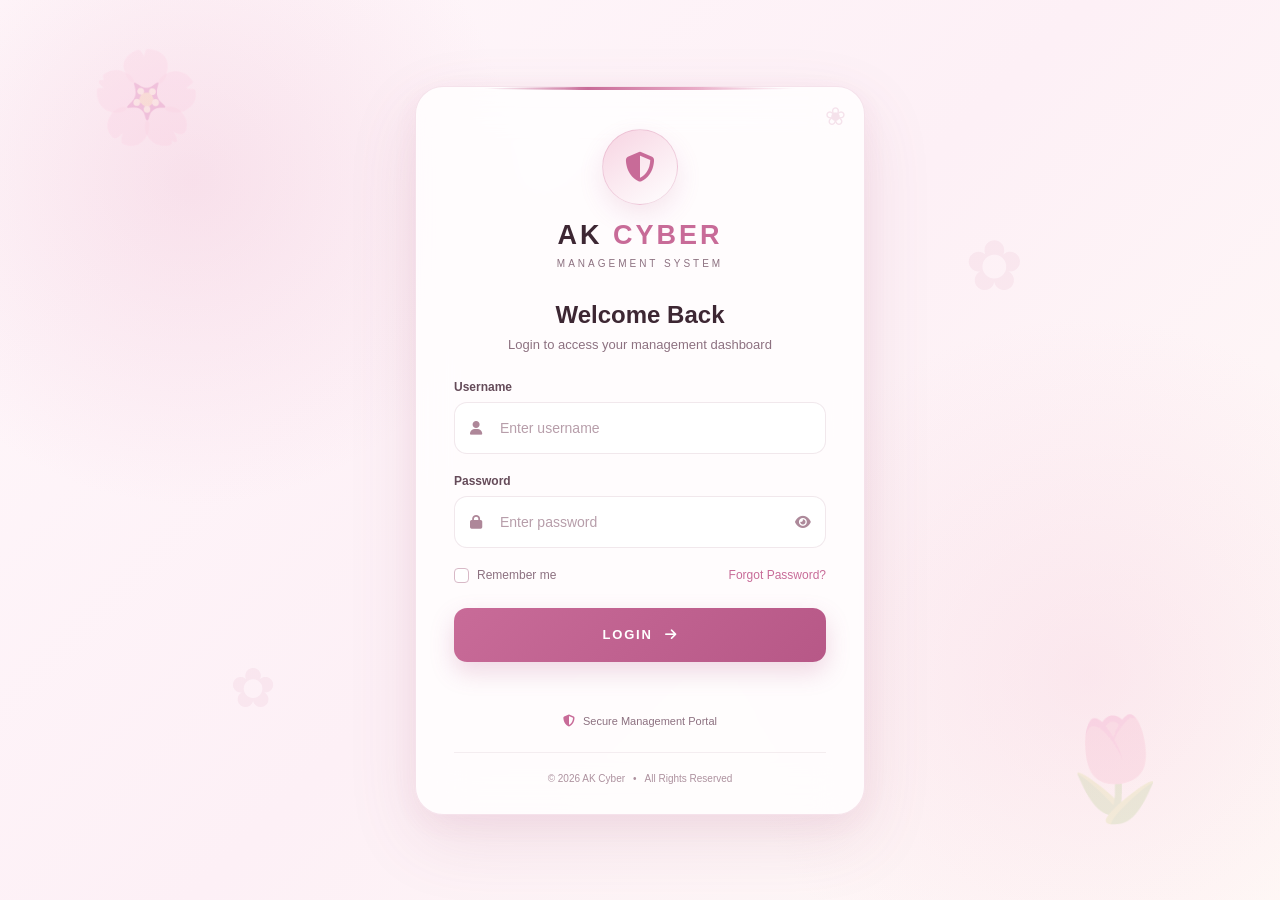
<file: index.html>
<!DOCTYPE html>
<html lang="en">
<head>
    <meta charset="UTF-8">

    <meta name="viewport"
          content="width=device-width, initial-scale=1.0">

    <meta name="theme-color" content="#00ff88">

    <title>AK Cyber Management System</title>

    <!-- Font Awesome -->
    <link rel="stylesheet"
          href="https://cdnjs.cloudflare.com/ajax/libs/font-awesome/6.5.2/css/all.min.css">

    <!-- Main CSS -->
    <link rel="stylesheet" href="style.css">
</head>

<body>

    <!-- ================================
         BACKGROUND
    ================================= -->

    <div class="matrix-bg"></div>

    <!-- ================================
         LOGIN CONTAINER
    ================================= -->

    <main class="login-page">

        <div class="login-card">

            <!-- LOGO -->

            <div class="login-logo">

                <div class="logo-icon">
                    <i class="fa-solid fa-shield-halved"></i>
                </div>

                <h1>AK <span>CYBER</span></h1>

                <p>MANAGEMENT SYSTEM</p>

            </div>


            <!-- LOGIN HEADER -->

            <div class="login-heading">

                <h2>Welcome Back</h2>

                <p>
                    Login to access your management dashboard
                </p>

            </div>


            <!-- LOGIN FORM -->

            <form id="loginForm">

                <!-- USERNAME -->

                <div class="input-group">

                    <label for="username">
                        Username
                    </label>

                    <div class="input-box">

                        <i class="fa-solid fa-user"></i>

                        <input
                            type="text"
                            id="username"
                            name="username"
                            placeholder="Enter username"
                            autocomplete="username"
                            required
                        >

                    </div>

                </div>


                <!-- PASSWORD -->

                <div class="input-group">

                    <label for="password">
                        Password
                    </label>

                    <div class="input-box">

                        <i class="fa-solid fa-lock"></i>

                        <input
                            type="password"
                            id="password"
                            name="password"
                            placeholder="Enter password"
                            autocomplete="current-password"
                            required
                        >

                        <button
                            type="button"
                            id="togglePassword"
                            class="password-toggle"
                            aria-label="Show password"
                        >
                            <i class="fa-solid fa-eye"></i>
                        </button>

                    </div>

                </div>


                <!-- REMEMBER -->

                <div class="login-options">

                    <label class="remember">

                        <input
                            type="checkbox"
                            id="rememberMe"
                        >

                        <span>Remember me</span>

                    </label>

                    <a href="#" id="forgotPassword">
                        Forgot Password?
                    </a>

                </div>


                <!-- LOGIN BUTTON -->

                <button
                    type="submit"
                    class="login-btn"
                    id="loginBtn"
                >

                    <span>LOGIN</span>

                    <i class="fa-solid fa-arrow-right"></i>

                </button>

            </form>


            <!-- STATUS -->

            <div
                id="loginStatus"
                class="login-status"
                aria-live="polite"
            ></div>


            <!-- SECURITY -->

            <div class="security-info">

                <i class="fa-solid fa-shield-halved"></i>

                <span>
                    Secure Management Portal
                </span>

            </div>


            <!-- FOOTER -->

            <div class="login-footer">

                <p>
                    © 2026 AK Cyber
                </p>

                <span>•</span>

                <p>
                    All Rights Reserved
                </p>

            </div>

        </div>

    </main>


    <!-- ================================
         MAIN SCRIPT
    ================================= -->

    <script src="script.js"></script>

</body>
</html>
</file>
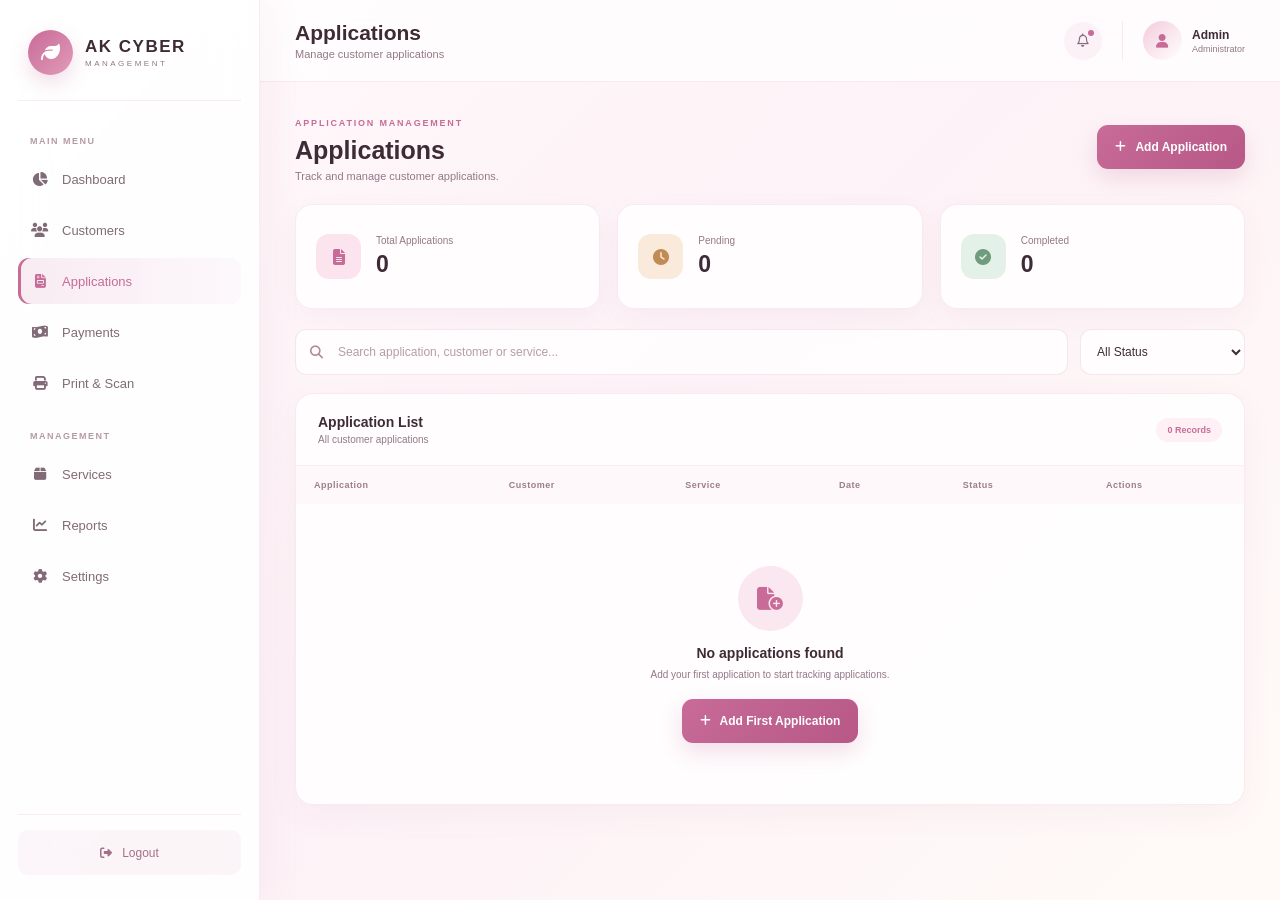
<file: admin/applications.html>
<!DOCTYPE html>
<html lang="en">

<head>

    <meta charset="UTF-8">

    <meta name="viewport"
          content="width=device-width, initial-scale=1.0">

    <meta name="theme-color"
          content="#c86b98">

    <title>AK Cyber Management System | Applications</title>

    <!-- Font Awesome -->
    <link
        rel="stylesheet"
        href="https://cdnjs.cloudflare.com/ajax/libs/font-awesome/6.5.2/css/all.min.css"
    >

    <!-- Dashboard CSS -->
    <link
        rel="stylesheet"
        href="../css/dashboard.css"
    >

    <!-- Applications CSS -->
    <link
        rel="stylesheet"
        href="../css/applications.css"
    >

</head>


<body>


<!-- =====================================================
     SIDEBAR OVERLAY
===================================================== -->

<div
    class="sidebar-overlay"
    id="sidebarOverlay">
</div>


<!-- =====================================================
     SIDEBAR
===================================================== -->

<aside
    class="sidebar"
    id="sidebar">


    <!-- LOGO -->

    <div class="sidebar-logo">

        <div class="sidebar-logo-icon">
            <i class="fa-solid fa-leaf"></i>
        </div>

        <div>
            <h2 data-business-name>
    AK CYBER
</h2>

            <p>
                MANAGEMENT
            </p>
        </div>

    </div>


    <!-- NAVIGATION -->

    <nav class="sidebar-nav">

        <p class="nav-title">
            MAIN MENU
        </p>


        <a
            href="dashboard.html"
            class="nav-item">

            <i class="fa-solid fa-chart-pie"></i>

            <span>
                Dashboard
            </span>

        </a>


        <a
            href="customers.html"
            class="nav-item">

            <i class="fa-solid fa-users"></i>

            <span>
                Customers
            </span>

        </a>


        <a
            href="applications.html"
            class="nav-item active">

            <i class="fa-solid fa-file-invoice"></i>

            <span>
                Applications
            </span>

        </a>


        <a
            href="payments.html"
            class="nav-item">

            <i class="fa-solid fa-money-bill-wave"></i>

            <span>
                Payments
            </span>

        </a>


        <a
            href="print-scan.html"
            class="nav-item">

            <i class="fa-solid fa-print"></i>

            <span>
                Print & Scan
            </span>

        </a>


        <p class="nav-title">
            MANAGEMENT
        </p>


        <a
            href="service.html"
            class="nav-item">

            <i class="fa-solid fa-box"></i>

            <span>
                Services
            </span>

        </a>


        <a
            href="reports.html"
            class="nav-item">

            <i class="fa-solid fa-chart-line"></i>

            <span>
                Reports
            </span>

        </a>


        <a
            href="settings.html"
            class="nav-item">

            <i class="fa-solid fa-gear"></i>

            <span>
                Settings
            </span>

        </a>

    </nav>


    <!-- LOGOUT -->

    <div class="sidebar-bottom">

        <button
            type="button"
            id="logoutBtn"
            class="logout-btn">

            <i class="fa-solid fa-right-from-bracket"></i>

            <span>
                Logout
            </span>

        </button>

    </div>


</aside>


<!-- =====================================================
     MAIN
===================================================== -->

<main class="main-content">


    <!-- TOPBAR -->

    <header class="topbar">

        <button
            type="button"
            id="menuBtn"
            class="menu-btn">

            <i class="fa-solid fa-bars"></i>

        </button>


        <div class="page-title">

            <h1>
                Applications
            </h1>

            <p>
                Manage customer applications
            </p>

        </div>


        <div class="topbar-right">

            <button
                type="button"
                class="icon-btn">

                <i class="fa-regular fa-bell"></i>

                <span class="notification-dot"></span>

            </button>


            <div class="admin-profile">

                <div class="profile-avatar">
                    <i class="fa-solid fa-user"></i>
                </div>

                <div class="profile-info">

                    <strong data-admin-name>
    Admin
</strong>
                    <span>
                        Administrator
                    </span>

                </div>

            </div>

        </div>

    </header>


    <!-- =================================================
         BODY
    ================================================= -->

    <section class="dashboard-body">


        <!-- PAGE HEADER -->

        <div class="application-page-header">

            <div>

                <span class="section-label">
                    APPLICATION MANAGEMENT
                </span>

                <h2>
                    Applications
                </h2>

                <p>
                    Track and manage customer applications.
                </p>

            </div>


            <button
                type="button"
                class="add-application-btn"
                id="addApplicationBtn">

                <i class="fa-solid fa-plus"></i>

                Add Application

            </button>

        </div>


        <!-- =================================================
             STATISTICS
        ================================================= -->

        <div class="application-stats">


            <div class="application-stat-card">

                <div class="application-stat-icon pink">
                    <i class="fa-solid fa-file-lines"></i>
                </div>

                <div>

                    <span>
                        Total Applications
                    </span>

                    <strong id="totalApplications">
                        0
                    </strong>

                </div>

            </div>


            <div class="application-stat-card">

                <div class="application-stat-icon orange">
                    <i class="fa-solid fa-clock"></i>
                </div>

                <div>

                    <span>
                        Pending
                    </span>

                    <strong id="pendingApplications">
                        0
                    </strong>

                </div>

            </div>


            <div class="application-stat-card">

                <div class="application-stat-icon green">
                    <i class="fa-solid fa-circle-check"></i>
                </div>

                <div>

                    <span>
                        Completed
                    </span>

                    <strong id="completedApplications">
                        0
                    </strong>

                </div>

            </div>


        </div>


        <!-- =================================================
             SEARCH / FILTER
        ================================================= -->

        <div class="application-toolbar">


            <div class="application-search">

                <i class="fa-solid fa-magnifying-glass"></i>

                <input
                    type="search"
                    id="applicationSearch"
                    placeholder="Search application, customer or service..."
                    autocomplete="off"
                >

            </div>


            <select
                id="applicationStatusFilter"
                class="application-filter">

                <option value="all">
                    All Status
                </option>

                <option value="Pending">
                    Pending
                </option>

                <option value="Processing">
                    Processing
                </option>

                <option value="Completed">
                    Completed
                </option>

                <option value="Rejected">
                    Rejected
                </option>

            </select>


        </div>


        <!-- =================================================
             APPLICATION TABLE
        ================================================= -->

        <div class="application-table-card">


            <div class="table-header">

                <div>

                    <h3>
                        Application List
                    </h3>

                    <p>
                        All customer applications
                    </p>

                </div>


                <span
                    class="application-record-count"
                    id="applicationRecordCount">

                    0 Records

                </span>

            </div>


            <div class="table-wrapper">

                <table>

                    <thead>

                        <tr>

                            <th>
                                Application
                            </th>

                            <th>
                                Customer
                            </th>

                            <th>
                                Service
                            </th>

                            <th>
                                Date
                            </th>

                            <th>
                                Status
                            </th>

                            <th>
                                Actions
                            </th>

                        </tr>

                    </thead>


                    <tbody id="applicationTableBody"></tbody>

                </table>

            </div>


            <!-- EMPTY STATE -->

            <div
                class="application-empty"
                id="applicationEmpty">

                <div class="empty-application-icon">

                    <i class="fa-solid fa-file-circle-plus"></i>

                </div>

                <h3>
                    No applications found
                </h3>

                <p>
                    Add your first application to
                    start tracking applications.
                </p>

                <button
                    type="button"
                    class="empty-application-btn"
                    id="emptyApplicationBtn">

                    <i class="fa-solid fa-plus"></i>

                    Add First Application

                </button>

            </div>


        </div>


    </section>


</main>


<!-- =====================================================
     APPLICATION MODAL
===================================================== -->

<div
    class="modal-overlay"
    id="applicationModal">


    <div class="application-modal">


        <!-- HEADER -->

        <div class="modal-header">

            <div>

                <span class="modal-label">
                    APPLICATION DETAILS
                </span>

                <h2 id="applicationModalTitle">
                    Add Application
                </h2>

            </div>


            <button
                type="button"
                class="modal-close"
                id="closeApplicationModal">

                <i class="fa-solid fa-xmark"></i>

            </button>

        </div>


        <!-- FORM -->

        <form id="applicationForm">


            <input
                type="hidden"
                id="applicationId"
            >


            <!-- APPLICATION NUMBER -->

            <div class="form-group">

                <label for="applicationNumber">
                    Application Number
                </label>

                <div class="form-input">

                    <i class="fa-solid fa-hashtag"></i>

                    <input
                        type="text"
                        id="applicationNumber"
                        placeholder="Example: APP-1001"
                        required
                    >

                </div>

            </div>


            <!-- CUSTOMER -->

            <div class="form-group">

                <label for="applicationCustomer">
                    Customer Name
                </label>

                <div class="form-input">

                    <i class="fa-solid fa-user"></i>

                    <select
                        id="applicationCustomer"
                        required>

                        <option value="">
                            Select Customer
                        </option>

                    </select>

                </div>

            </div>


            <!-- SERVICE -->

            <div class="form-group">

                <label for="applicationService">
                    Service
                </label>

                <div class="form-input">

                    <i class="fa-solid fa-briefcase"></i>

                    <select
                        id="applicationService"
                        required>

                        <option value="">
                            Select Service
                        </option>

                        <option value="PAN Card">
                            PAN Card
                        </option>

                        <option value="Aadhaar Service">
                            Aadhaar Service
                        </option>

                        <option value="Online Form">
                            Online Form
                        </option>

                        <option value="Banking Service">
                            Banking Service
                        </option>

                        <option value="Government Form">
                            Government Form
                        </option>

                        <option value="Other">
                            Other
                        </option>

                    </select>

                </div>

            </div>


            <!-- DATE -->

            <div class="form-group">

                <label for="applicationDate">
                    Application Date
                </label>

                <div class="form-input">

                    <i class="fa-solid fa-calendar"></i>

                    <input
                        type="date"
                        id="applicationDate"
                        required
                    >

                </div>

            </div>


            <!-- STATUS -->

            <div class="form-group">

                <label for="applicationStatus">
                    Status
                </label>

                <div class="form-input">

                    <i class="fa-solid fa-spinner"></i>

                    <select
                        id="applicationStatus"
                        required>

                        <option value="Pending">
                            Pending
                        </option>

                        <option value="Processing">
                            Processing
                        </option>

                        <option value="Completed">
                            Completed
                        </option>

                        <option value="Rejected">
                            Rejected
                        </option>

                    </select>

                </div>

            </div>


            <!-- REMARKS -->

            <div class="form-group">

                <label for="applicationRemarks">
                    Remarks
                </label>

                <div class="form-input">

                    <i class="fa-solid fa-note-sticky"></i>

                    <textarea
                        id="applicationRemarks"
                        rows="3"
                        placeholder="Add any remarks..."
                    ></textarea>

                </div>

            </div>


            <!-- ACTIONS -->

            <div class="modal-actions">

                <button
                    type="button"
                    class="cancel-btn"
                    id="cancelApplicationModal">

                    Cancel

                </button>


                <button
                    type="submit"
                    class="save-application-btn">

                    <i class="fa-solid fa-check"></i>

                    Save Application

                </button>

            </div>


        </form>


    </div>

</div>


<!-- =====================================================
     JAVASCRIPT
===================================================== -->

<script src="../js/dashboard.js"></script>

<script src="../js/applications.js"></script>

<script src="../js/common.js"></script>
</body>

</html>
</file>
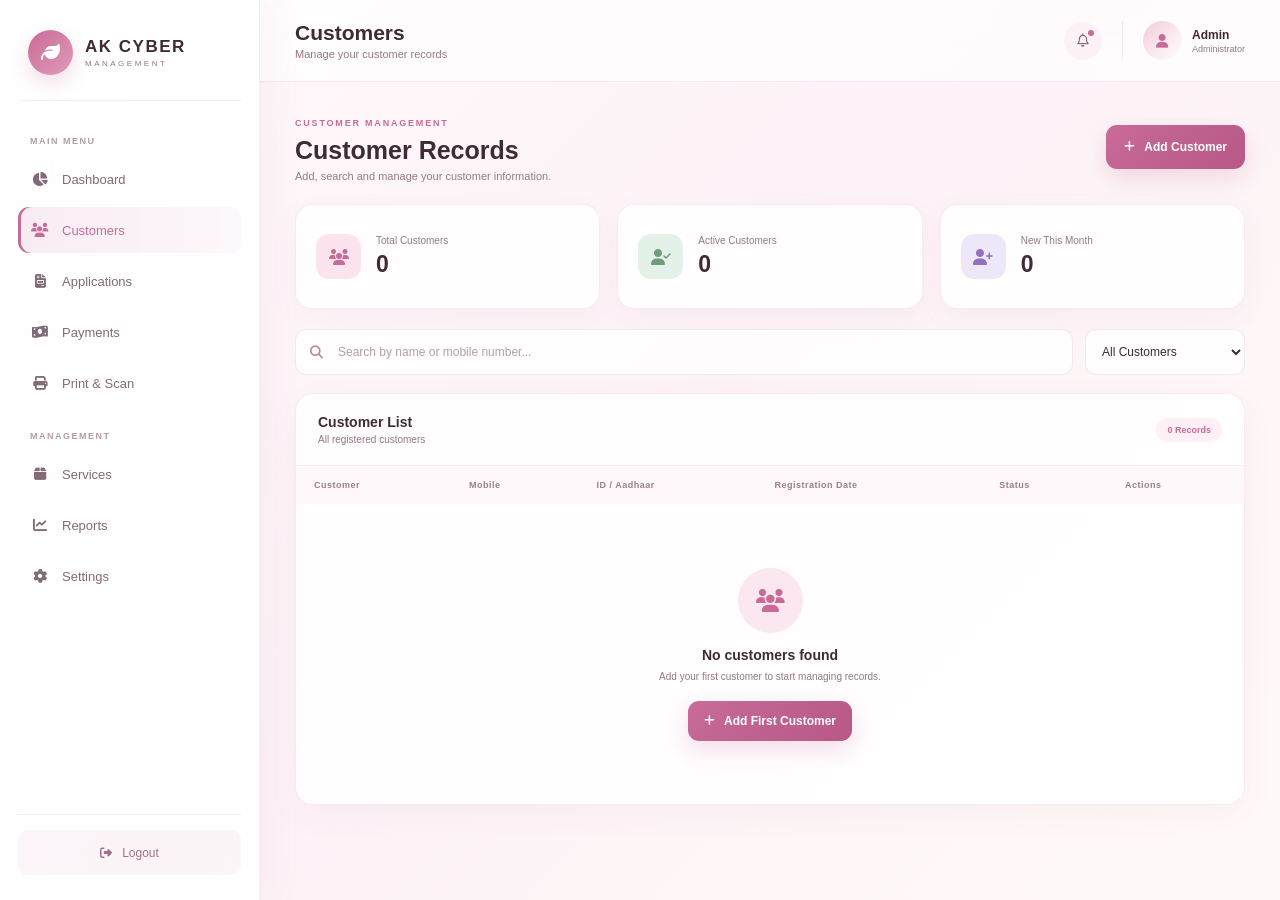
<file: admin/customers.html>
<!DOCTYPE html>
<html lang="en">

<head>

    <meta charset="UTF-8">

    <meta name="viewport"
          content="width=device-width, initial-scale=1.0">

    <meta name="theme-color"
          content="#c86b98">

    <title>
        AK Cyber Management System | Customers
    </title>

    <!-- Font Awesome -->
    <link
        rel="stylesheet"
        href="https://cdnjs.cloudflare.com/ajax/libs/font-awesome/6.5.2/css/all.min.css"
    >

    <!-- Dashboard CSS -->
    <link
        rel="stylesheet"
        href="../css/dashboard.css"
    >

    <!-- Customers CSS -->
    <link
        rel="stylesheet"
        href="../css/customers.css"
    >

</head>


<body>


<!-- =====================================================
     APP
===================================================== -->

<div class="app">


    <!-- =================================================
         SIDEBAR
    ================================================== -->

    <div class="sidebar-overlay" id="sidebarOverlay"></div>

    <aside class="sidebar" id="sidebar">


        <!-- LOGO -->

        <div class="sidebar-logo">

            <div class="sidebar-logo-icon">

                <i class="fa-solid fa-leaf"></i>

            </div>

            <div>

                <h2 data-business-name>
    AK CYBER
</h2>
                <p>
                    MANAGEMENT
                </p>

            </div>

        </div>


        <!-- NAVIGATION -->

        <nav class="sidebar-nav">

            <p class="nav-title">
                MAIN MENU
            </p>


            <a
                href="dashboard.html"
                class="nav-item">

                <i class="fa-solid fa-chart-pie"></i>

                <span>
                    Dashboard
                </span>

            </a>


            <a
                href="customers.html"
                class="nav-item active">

                <i class="fa-solid fa-users"></i>

                <span>
                    Customers
                </span>

            </a>


            <a
                href="applications.html"
                class="nav-item">

                <i class="fa-solid fa-file-invoice"></i>

                <span>
                    Applications
                </span>

            </a>


            <a
                href="payments.html"
                class="nav-item">

                <i class="fa-solid fa-money-bill-wave"></i>

                <span>
                    Payments
                </span>

            </a>


            <a
                href="print-scan.html"
                class="nav-item">

                <i class="fa-solid fa-print"></i>

                <span>
                    Print & Scan
                </span>

            </a>


            <p class="nav-title">
                MANAGEMENT
            </p>


            <a
                href="service.html"
                class="nav-item">

                <i class="fa-solid fa-box"></i>

                <span>
                    Services
                </span>

            </a>


            <a
                href="reports.html"
                class="nav-item">

                <i class="fa-solid fa-chart-line"></i>

                <span>
                    Reports
                </span>

            </a>


            <a
                href="settings.html"
                class="nav-item">

                <i class="fa-solid fa-gear"></i>

                <span>
                    Settings
                </span>

            </a>

        </nav>


        <!-- LOGOUT -->

        <div class="sidebar-bottom">

            <button
                type="button"
                id="logoutBtn"
                class="logout-btn">

                <i class="fa-solid fa-right-from-bracket"></i>

                <span>
                    Logout
                </span>

            </button>

        </div>


    </aside>



    <!-- =================================================
         MAIN
    ================================================== -->

    <main class="main-content">


        <!-- TOPBAR -->

        <header class="topbar">


            <button
                type="button"
                id="menuBtn"
                class="menu-btn">

                <i class="fa-solid fa-bars"></i>

            </button>


            <div class="page-title">

                <h1>
                    Customers
                </h1>

                <p>
                    Manage your customer records
                </p>

            </div>


            <div class="topbar-right">


                <button
                    type="button"
                    class="icon-btn"
                    id="notificationBtn">

                    <i class="fa-regular fa-bell"></i>

                    <span
                        class="notification-dot">
                    </span>

                </button>


                <div class="admin-profile">

                    <div class="profile-avatar">

                        <i class="fa-solid fa-user"></i>

                    </div>

                    <div class="profile-info">

                        <strong data-admin-name>
    Admin
</strong>
                        <span>
                            Administrator
                        </span>

                    </div>

                </div>


            </div>


        </header>



        <!-- =================================================
             CUSTOMER CONTENT
        ================================================== -->

        <section class="dashboard-body">


            <!-- PAGE HEADER -->

            <div class="customer-page-header">

                <div>

                    <span class="section-label">
                        CUSTOMER MANAGEMENT
                    </span>

                    <h2>
                        Customer Records
                    </h2>

                    <p>
                        Add, search and manage your
                        customer information.
                    </p>

                </div>


                <button
                    type="button"
                    class="add-customer-btn"
                    id="addCustomerBtn">

                    <i class="fa-solid fa-plus"></i>

                    <span>
                        Add Customer
                    </span>

                </button>


            </div>



            <!-- =================================================
                 CUSTOMER STATISTICS
            ================================================== -->

            <div class="customer-stats">


                <div class="customer-stat-card">

                    <div class="customer-stat-icon pink">

                        <i class="fa-solid fa-users"></i>

                    </div>

                    <div>

                        <span>
                            Total Customers
                        </span>

                        <strong id="totalCustomers">
                            0
                        </strong>

                    </div>

                </div>


                <div class="customer-stat-card">

                    <div class="customer-stat-icon green">

                        <i class="fa-solid fa-user-check"></i>

                    </div>

                    <div>

                        <span>
                            Active Customers
                        </span>

                        <strong id="activeCustomers">
                            0
                        </strong>

                    </div>

                </div>


                <div class="customer-stat-card">

                    <div class="customer-stat-icon purple">

                        <i class="fa-solid fa-user-plus"></i>

                    </div>

                    <div>

                        <span>
                            New This Month
                        </span>

                        <strong id="monthlyCustomers">
                            0
                        </strong>

                    </div>

                </div>


            </div>



            <!-- =================================================
                 SEARCH
            ================================================== -->

            <div class="customer-toolbar">


                <div class="customer-search">

                    <i class="fa-solid fa-magnifying-glass"></i>

                    <input
                        type="search"
                        id="customerSearch"
                        placeholder="Search by name or mobile number..."
                        autocomplete="off"
                    >

                </div>


                <select
                    id="customerFilter"
                    class="customer-filter">

                    <option value="all">
                        All Customers
                    </option>

                    <option value="today">
                        Added Today
                    </option>

                    <option value="month">
                        This Month
                    </option>

                </select>


            </div>



            <!-- =================================================
                 CUSTOMER TABLE
            ================================================== -->

            <div class="customer-table-card">


                <div class="table-header">

                    <div>

                        <h3>
                            Customer List
                        </h3>

                        <p>
                            All registered customers
                        </p>

                    </div>


                    <span
                        class="record-count"
                        id="recordCount">

                        0 Records

                    </span>


                </div>


                <div class="table-wrapper">

                    <table>

                        <thead>

                            <tr>

                                <th>
                                    Customer
                                </th>

                                <th>
                                    Mobile
                                </th>

                                <th>
                                    ID / Aadhaar
                                </th>

                                <th>
                                    Registration Date
                                </th>

                                <th>
                                    Status
                                </th>

                                <th>
                                    Actions
                                </th>

                            </tr>

                        </thead>


                        <tbody
                            id="customerTableBody">
                        </tbody>


                    </table>

                </div>



                <!-- EMPTY STATE -->

                <div
                    class="customer-empty"
                    id="customerEmpty">

                    <div class="empty-customer-icon">

                        <i class="fa-solid fa-users"></i>

                    </div>


                    <h3>
                        No customers found
                    </h3>


                    <p>
                        Add your first customer to
                        start managing records.
                    </p>


                    <button
                        type="button"
                        class="empty-add-btn"
                        id="emptyAddBtn">

                        <i class="fa-solid fa-plus"></i>

                        Add First Customer

                    </button>


                </div>


            </div>


        </section>


    </main>


</div>



<!-- =====================================================
     CUSTOMER MODAL
====================================================== -->

<div
    class="modal-overlay"
    id="customerModalOverlay"
    aria-hidden="true">


    <div
        class="customer-modal"
        role="dialog"
        aria-modal="true"
        aria-labelledby="modalTitle">


        <!-- MODAL HEADER -->

        <div class="modal-header">


            <div>

                <span class="modal-label">
                    CUSTOMER DETAILS
                </span>


                <h2 id="modalTitle">
                    Add Customer
                </h2>

            </div>


            <button
                type="button"
                class="modal-close"
                id="closeModalBtn"
                aria-label="Close">

                <i class="fa-solid fa-xmark"></i>

            </button>


        </div>



        <!-- CUSTOMER FORM -->

        <form id="customerForm">


            <input
                type="hidden"
                id="customerId"
            >


            <!-- NAME -->

            <div class="form-group">

                <label for="customerName">
                    Full Name
                </label>


                <div class="form-input">

                    <i class="fa-solid fa-user"></i>


                    <input
                        type="text"
                        id="customerName"
                        placeholder="Enter customer name"
                        autocomplete="name"
                        required
                    >

                </div>

            </div>



            <!-- MOBILE -->

            <div class="form-group">

                <label for="customerMobile">
                    Mobile Number
                </label>


                <div class="form-input">

                    <i class="fa-solid fa-phone"></i>


                    <input
                        type="tel"
                        id="customerMobile"
                        placeholder="Enter 10 digit mobile number"
                        maxlength="10"
                        inputmode="numeric"
                        autocomplete="tel"
                        required
                    >

                </div>

            </div>



            <!-- ID -->

            <div class="form-group">

                <label for="customerIdNumber">
                    Aadhaar / ID Number
                </label>


                <div class="form-input">

                    <i class="fa-solid fa-id-card"></i>


                    <input
                        type="text"
                        id="customerIdNumber"
                        placeholder="Enter ID number"
                        maxlength="20"
                        autocomplete="off"
                    >

                </div>

            </div>



            <!-- ADDRESS -->

            <div class="form-group">

                <label for="customerAddress">
                    Address
                </label>


                <div class="form-input textarea-input">

                    <i class="fa-solid fa-location-dot"></i>


                    <textarea
                        id="customerAddress"
                        rows="3"
                        placeholder="Enter customer address"
                        autocomplete="street-address"
                    ></textarea>

                </div>

            </div>



            <!-- FORM ACTIONS -->

            <div class="modal-actions">


                <button
                    type="button"
                    class="cancel-btn"
                    id="cancelModalBtn">

                    Cancel

                </button>


                <button
                    type="submit"
                    class="save-customer-btn">

                    <i class="fa-solid fa-check"></i>

                    Save Customer

                </button>


            </div>


        </form>


    </div>


</div>



<!-- =====================================================
     JAVASCRIPT
====================================================== -->

<script
    src="../js/customers.js"
    defer>
</script>

<script src="../js/common.js"></script>

</body>

</html>
</file>
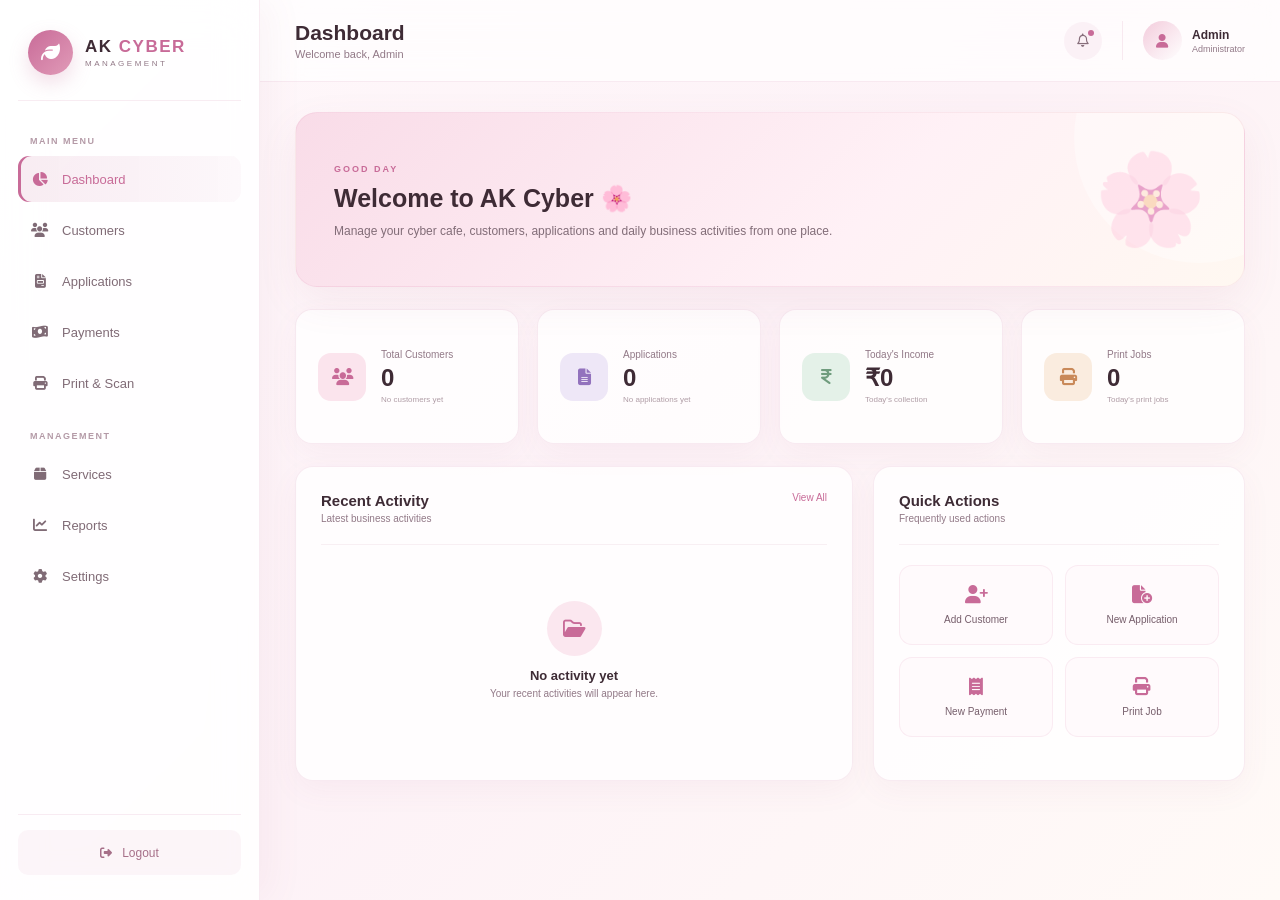
<file: admin/dashboard.html>
<!DOCTYPE html>
<html lang="en">

<head>

    <meta charset="UTF-8">

    <meta name="viewport"
          content="width=device-width, initial-scale=1.0">

    <meta name="theme-color"
          content="#c86b98">

    <title>
        AK Cyber Management System | Dashboard
    </title>

    <!-- Font Awesome -->
    <link
        rel="stylesheet"
        href="https://cdnjs.cloudflare.com/ajax/libs/font-awesome/6.5.2/css/all.min.css"
    >

    <!-- Dashboard CSS -->
    <link
        rel="stylesheet"
        href="../css/dashboard.css"
    >

</head>


<body>


<!-- =====================================================
     MOBILE OVERLAY
===================================================== -->

<div
    class="sidebar-overlay"
    id="sidebarOverlay">
</div>


<!-- =====================================================
     SIDEBAR
===================================================== -->

<aside
    class="sidebar"
    id="sidebar">


    <!-- LOGO -->

    <div class="sidebar-logo">

        <div class="sidebar-logo-icon">

            <i class="fa-solid fa-leaf"></i>

        </div>

        <div>

           <h2 id="dashboardSidebarBusinessName">
    AK <span>CYBER</span>
</h2>

            <p>
                MANAGEMENT
            </p>

        </div>

    </div>


    <!-- NAVIGATION -->

    <nav class="sidebar-nav">


        <p class="nav-title">
            MAIN MENU
        </p>


        <a
            href="dashboard.html"
            class="nav-item active">

            <i class="fa-solid fa-chart-pie"></i>

            <span>
                Dashboard
            </span>

        </a>


        <a
            href="customers.html"
            class="nav-item">

            <i class="fa-solid fa-users"></i>

            <span>
                Customers
            </span>

        </a>


        <a
            href="applications.html"
            class="nav-item">

            <i class="fa-solid fa-file-invoice"></i>

            <span>
                Applications
            </span>

        </a>


        <a
            href="payments.html"
            class="nav-item">

            <i class="fa-solid fa-money-bill-wave"></i>

            <span>
                Payments
            </span>

        </a>


        <a
            href="print-scan.html"
            class="nav-item">

            <i class="fa-solid fa-print"></i>

            <span>
                Print & Scan
            </span>

        </a>


        <p class="nav-title">
            MANAGEMENT
        </p>


        <a
            href="service.html"
            class="nav-item">

            <i class="fa-solid fa-box"></i>

            <span>
                Services
            </span>

        </a>


        <a
            href="reports.html"
            class="nav-item">

            <i class="fa-solid fa-chart-line"></i>

            <span>
                Reports
            </span>

        </a>


        <a
            href="settings.html"
            class="nav-item">

            <i class="fa-solid fa-gear"></i>

            <span>
                Settings
            </span>

        </a>

    </nav>


    <!-- SIDEBAR BOTTOM -->

    <div class="sidebar-bottom">

        <button
            id="logoutBtn"
            class="logout-btn">

            <i class="fa-solid fa-right-from-bracket"></i>

            <span>
                Logout
            </span>

        </button>

    </div>


</aside>


<!-- =====================================================
     MAIN CONTENT
===================================================== -->

<main class="main-content">


    <!-- TOPBAR -->

    <header class="topbar">


        <button
            id="menuBtn"
            class="menu-btn">

            <i class="fa-solid fa-bars"></i>

        </button>


        <div class="page-title">

            <h1>
                Dashboard
            </h1>

          <p id="dashboardWelcomeText">
    Welcome back, Admin
</p>

        </div>


        <div class="topbar-right">


            <!-- Notification -->

            <button class="icon-btn">

                <i class="fa-regular fa-bell"></i>

                <span class="notification-dot">
                </span>

            </button>


            <!-- Profile -->

            <div class="admin-profile">

                <div class="profile-avatar">

                    <i class="fa-solid fa-user"></i>

                </div>

                <div class="profile-info">

                    <strong id="dashboardAdminName">Admin</strong>

                    <span>
                        Administrator
                    </span>

                </div>

            </div>


        </div>

    </header>


    <!-- DASHBOARD BODY -->

    <section class="dashboard-body">


        <!-- WELCOME -->

        <div class="welcome-card">

            <div>

                <span class="welcome-small">
                    GOOD DAY
                </span>

               <h2 id="dashboardBusinessName">
    Welcome to AK Cyber 🌸
</h2>

                <p>
                    Manage your cyber cafe,
                    customers, applications and
                    daily business activities from
                    one place.
                </p>

            </div>


            <div class="welcome-flower">

                🌸

            </div>

        </div>


        <!-- STATISTICS -->

        <div class="stats-grid">


            <div class="stat-card">

                <div class="stat-icon pink">

                    <i class="fa-solid fa-users"></i>

                </div>

                <div class="stat-info">

                    <span>
                        Total Customers
                    </span>

                    <strong id="dashboardTotalCustomers">0</strong>

                    <small>
                        No customers yet
                    </small>

                </div>

            </div>


            <div class="stat-card">

                <div class="stat-icon purple">

                    <i class="fa-solid fa-file-lines"></i>

                </div>

                <div class="stat-info">

                    <span>
                        Applications
                    </span>

                    <strong>
                        0
                    </strong>

                    <small>
                        No applications yet
                    </small>

                </div>

            </div>


            <div class="stat-card">

                <div class="stat-icon green">

                    <i class="fa-solid fa-indian-rupee-sign"></i>

                </div>

                <div class="stat-info">

                    <span>
                        Today's Income
                    </span>

                    <strong>
                        ₹0
                    </strong>

                    <small>
                        Today's collection
                    </small>

                </div>

            </div>


            <div class="stat-card">

                <div class="stat-icon orange">

                    <i class="fa-solid fa-print"></i>

                </div>

                <div class="stat-info">

                    <span>
                        Print Jobs
                    </span>

                    <strong>
                        0
                    </strong>

                    <small>
                        Today's print jobs
                    </small>

                </div>

            </div>


        </div>


        <!-- LOWER GRID -->

        <div class="dashboard-grid">


            <!-- RECENT ACTIVITY -->

            <div class="dashboard-card">

                <div class="card-header">

                    <div>

                        <h3>
                            Recent Activity
                        </h3>

                        <p>
                            Latest business activities
                        </p>

                    </div>

                    <button class="view-all">
                        View All
                    </button>

                </div>


                <div class="empty-state">

                    <div class="empty-icon">

                        <i class="fa-regular fa-folder-open"></i>

                    </div>

                    <h4>
                        No activity yet
                    </h4>

                    <p>
                        Your recent activities
                        will appear here.
                    </p>

                </div>

            </div>


            <!-- QUICK ACTIONS -->

            <div class="dashboard-card">

                <div class="card-header">

                    <div>

                        <h3>
                            Quick Actions
                        </h3>

                        <p>
                            Frequently used actions
                        </p>

                    </div>

                </div>


                <div class="quick-actions">


                    <button
    class="quick-action"
    id="quickAddCustomer">

    <span class="quick-icon">
        <i class="fa-solid fa-user-plus"></i>
    </span>

    <span>
        Add Customer
    </span>

</button>


                    <button class="quick-action">

                        <span class="quick-icon">
                            <i class="fa-solid fa-file-circle-plus"></i>
                        </span>

                        <span>
                            New Application
                        </span>

                    </button>


                    <button class="quick-action">

                        <span class="quick-icon">
                            <i class="fa-solid fa-receipt"></i>
                        </span>

                        <span>
                            New Payment
                        </span>

                    </button>


                    <button class="quick-action">

                        <span class="quick-icon">
                            <i class="fa-solid fa-print"></i>
                        </span>

                        <span>
                            Print Job
                        </span>

                    </button>


                </div>

            </div>


        </div>


    </section>


</main>


<!-- =====================================================
     DASHBOARD SCRIPT
===================================================== -->


<script src="../js/dashboard.js"></script>

<script src="../js/common.js"></script>

</body>

</html>
</file>
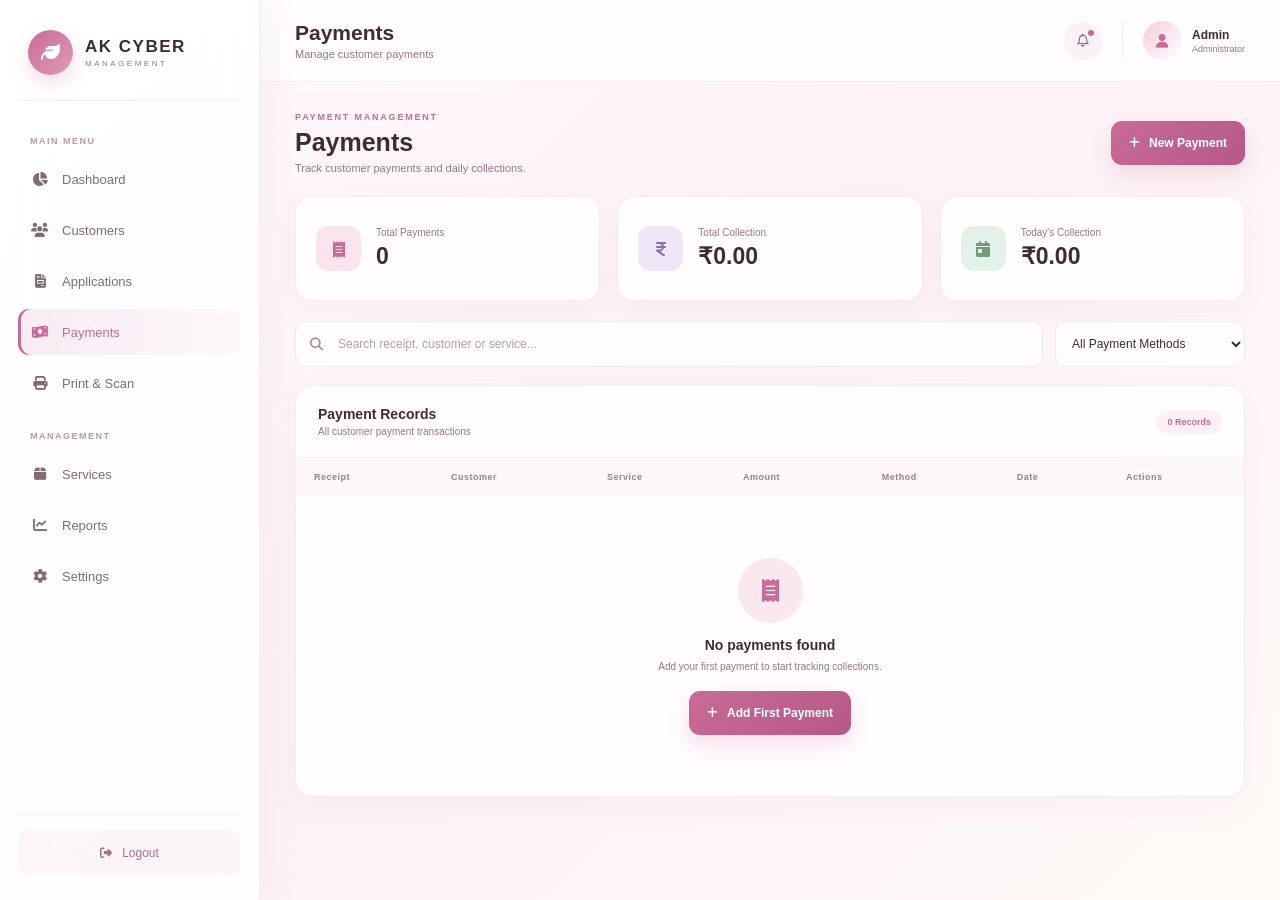
<file: admin/payments.html>
<!DOCTYPE html>

<html lang="en">

<head>

<meta charset="UTF-8">

<meta name="viewport"
      content="width=device-width, initial-scale=1.0">

<meta name="theme-color"
      content="#c86b98">

<title>AK Cyber Management System | Payments</title>

<!-- Font Awesome -->
<link
    rel="stylesheet"
    href="https://cdnjs.cloudflare.com/ajax/libs/font-awesome/6.5.2/css/all.min.css"
>

<!-- Dashboard CSS -->
<link
    rel="stylesheet"
    href="../css/dashboard.css"
>

<!-- Payments CSS -->
<link
    rel="stylesheet"
    href="../css/payments.css"
>


</head>

<body>

<!-- =====================================================
     SIDEBAR OVERLAY
===================================================== -->

<div
    class="sidebar-overlay"
    id="sidebarOverlay">
</div>

<!-- =====================================================
     SIDEBAR
===================================================== -->

<aside
    class="sidebar"
    id="sidebar">


<!-- LOGO -->

<div class="sidebar-logo">

    <div class="sidebar-logo-icon">
        <i class="fa-solid fa-leaf"></i>
    </div>

    <div>
        <h2 data-business-name>
    AK CYBER
</h2>

        <p>
            MANAGEMENT
        </p>
    </div>

</div>


<!-- NAVIGATION -->

<nav class="sidebar-nav">

    <p class="nav-title">
        MAIN MENU
    </p>


    <a
        href="dashboard.html"
        class="nav-item">

        <i class="fa-solid fa-chart-pie"></i>

        <span>
            Dashboard
        </span>

    </a>


    <a
        href="customers.html"
        class="nav-item">

        <i class="fa-solid fa-users"></i>

        <span>
            Customers
        </span>

    </a>


    <a
        href="applications.html"
        class="nav-item">

        <i class="fa-solid fa-file-invoice"></i>

        <span>
            Applications
        </span>

    </a>


    <a
        href="payments.html"
        class="nav-item active">

        <i class="fa-solid fa-money-bill-wave"></i>

        <span>
            Payments
        </span>

    </a>


    <a
        href="print-scan.html"
        class="nav-item">

        <i class="fa-solid fa-print"></i>

        <span>
            Print &amp; Scan
        </span>

    </a>


    <p class="nav-title">
        MANAGEMENT
    </p>


    <a
        href="service.html"
        class="nav-item">

        <i class="fa-solid fa-box"></i>

        <span>
            Services
        </span>

    </a>


    <a
        href="reports.html"
        class="nav-item">

        <i class="fa-solid fa-chart-line"></i>

        <span>
            Reports
        </span>

    </a>


    <a
        href="settings.html"
        class="nav-item">

        <i class="fa-solid fa-gear"></i>

        <span>
            Settings
        </span>

    </a>

</nav>


<!-- LOGOUT -->

<div class="sidebar-bottom">

    <button
        type="button"
        id="logoutBtn"
        class="logout-btn">

        <i class="fa-solid fa-right-from-bracket"></i>

        <span>
            Logout
        </span>

    </button>

</div>

</aside>

<!-- =====================================================
     MAIN CONTENT
===================================================== -->

<main class="main-content">


<!-- TOPBAR -->

<header class="topbar">

    <button
        type="button"
        id="menuBtn"
        class="menu-btn">

        <i class="fa-solid fa-bars"></i>

    </button>


    <div class="page-title">

        <h1>
            Payments
        </h1>

        <p>
            Manage customer payments
        </p>

    </div>


    <div class="topbar-right">

        <button
            type="button"
            class="icon-btn">

            <i class="fa-regular fa-bell"></i>

            <span class="notification-dot"></span>

        </button>


        <div class="admin-profile">

            <div class="profile-avatar">
                <i class="fa-solid fa-user"></i>
            </div>

            <div class="profile-info">

                <strong data-admin-name>
    Admin
</strong>

                <span>
                    Administrator
                </span>

            </div>

        </div>

    </div>

</header>


<!-- =================================================
     DASHBOARD BODY
================================================= -->

<section class="dashboard-body">


    <!-- PAGE HEADER -->

    <div class="payment-page-header">

        <div>

            <span class="section-label">
                PAYMENT MANAGEMENT
            </span>

            <h2>
                Payments
            </h2>

            <p>
                Track customer payments and daily collections.
            </p>

        </div>


        <button
            type="button"
            class="add-payment-btn"
            id="addPaymentBtn">

            <i class="fa-solid fa-plus"></i>

            New Payment

        </button>

    </div>


    <!-- =================================================
         PAYMENT STATISTICS
    ================================================= -->

    <div class="payment-stats">


        <div class="payment-stat-card">

            <div class="payment-stat-icon pink">

                <i class="fa-solid fa-receipt"></i>

            </div>

            <div>

                <span>
                    Total Payments
                </span>

                <strong id="totalPayments">
                    0
                </strong>

            </div>

        </div>


        <div class="payment-stat-card">

            <div class="payment-stat-icon purple">

                <i class="fa-solid fa-indian-rupee-sign"></i>

            </div>

            <div>

                <span>
                    Total Collection
                </span>

                <strong id="totalCollection">
                    ₹0
                </strong>

            </div>

        </div>


        <div class="payment-stat-card">

            <div class="payment-stat-icon green">

                <i class="fa-solid fa-calendar-day"></i>

            </div>

            <div>

                <span>
                    Today's Collection
                </span>

                <strong id="todayCollection">
                    ₹0
                </strong>

            </div>

        </div>

    </div>


    <!-- =================================================
         SEARCH / FILTER
    ================================================= -->

    <div class="payment-toolbar">

        <div class="payment-search">

            <i class="fa-solid fa-magnifying-glass"></i>

            <input
                type="search"
                id="paymentSearch"
                placeholder="Search receipt, customer or service..."
                autocomplete="off"
            >

        </div>


        <select
            id="paymentMethodFilter"
            class="payment-filter">

            <option value="all">
                All Payment Methods
            </option>

            <option value="Cash">
                Cash
            </option>

            <option value="UPI">
                UPI
            </option>

            <option value="Card">
                Card
            </option>

            <option value="Bank Transfer">
                Bank Transfer
            </option>

        </select>

    </div>


    <!-- =================================================
         PAYMENT TABLE
    ================================================= -->

    <div class="payment-table-card">


        <div class="table-header">

            <div>

                <h3>
                    Payment Records
                </h3>

                <p>
                    All customer payment transactions
                </p>

            </div>


            <span
                class="payment-record-count"
                id="paymentRecordCount">

                0 Records

            </span>

        </div>


        <div class="table-wrapper">

            <table>

                <thead>

                    <tr>

                        <th>
                            Receipt
                        </th>

                        <th>
                            Customer
                        </th>

                        <th>
                            Service
                        </th>

                        <th>
                            Amount
                        </th>

                        <th>
                            Method
                        </th>

                        <th>
                            Date
                        </th>

                        <th>
                            Actions
                        </th>

                    </tr>

                </thead>


                <tbody id="paymentTableBody"></tbody>

            </table>

        </div>


        <!-- EMPTY STATE -->

        <div
            class="payment-empty"
            id="paymentEmpty">

            <div class="empty-payment-icon">

                <i class="fa-solid fa-receipt"></i>

            </div>

            <h3>
                No payments found
            </h3>

            <p>
                Add your first payment to
                start tracking collections.
            </p>

            <button
                type="button"
                class="empty-payment-btn"
                id="emptyPaymentBtn">

                <i class="fa-solid fa-plus"></i>

                Add First Payment

            </button>

        </div>

    </div>

</section>


</main>

<!-- =====================================================
     PAYMENT MODAL
===================================================== -->

<div
    class="modal-overlay"
    id="paymentModal">


<div class="payment-modal">


    <!-- MODAL HEADER -->

    <div class="modal-header">

        <div>

            <span class="modal-label">
                PAYMENT DETAILS
            </span>

            <h2 id="paymentModalTitle">
                New Payment
            </h2>

        </div>


        <button
            type="button"
            class="modal-close"
            id="closePaymentModal">

            <i class="fa-solid fa-xmark"></i>

        </button>

    </div>


    <!-- PAYMENT FORM -->

    <form id="paymentForm">


        <input
            type="hidden"
            id="paymentId"
        >


        <!-- RECEIPT NUMBER -->

        <div class="form-group">

            <label for="paymentReceiptNumber">
                Receipt Number
            </label>

            <div class="form-input">

                <i class="fa-solid fa-receipt"></i>

                <input
                    type="text"
                    id="paymentReceiptNumber"
                    placeholder="Example: PAY-1001"
                    required
                >

            </div>

        </div>


        <!-- CUSTOMER -->

        <div class="form-group">

            <label for="paymentCustomer">
                Customer Name
            </label>

            <div class="form-input">

                <i class="fa-solid fa-user"></i>

                <select
                    id="paymentCustomer"
                    required>

                    <option value="">
                        Select Customer
                    </option>

                </select>

            </div>

        </div>


        <!-- SERVICE -->

        <div class="form-group">

            <label for="paymentService">
                Service
            </label>

            <div class="form-input">

                <i class="fa-solid fa-briefcase"></i>

                <select
                    id="paymentService"
                    required>

                    <option value="">
                        Select Service
                    </option>

                    <option value="PAN Card">
                        PAN Card
                    </option>

                    <option value="Aadhaar Service">
                        Aadhaar Service
                    </option>

                    <option value="Online Form">
                        Online Form
                    </option>

                    <option value="Banking Service">
                        Banking Service
                    </option>

                    <option value="Government Form">
                        Government Form
                    </option>

                    <option value="Print &amp; Scan">
                        Print &amp; Scan
                    </option>

                    <option value="Other">
                        Other
                    </option>

                </select>

            </div>

        </div>


        <!-- AMOUNT -->

        <div class="form-group">

            <label for="paymentAmount">
                Amount
            </label>

            <div class="form-input">

                <i class="fa-solid fa-indian-rupee-sign"></i>

                <input
                    type="number"
                    id="paymentAmount"
                    placeholder="Enter amount"
                    min="1"
                    step="0.01"
                    required
                >

            </div>

        </div>


        <!-- PAYMENT METHOD -->

        <div class="form-group">

            <label for="paymentMethod">
                Payment Method
            </label>

            <div class="form-input">

                <i class="fa-solid fa-wallet"></i>

                <select
                    id="paymentMethod"
                    required>

                    <option value="">
                        Select Payment Method
                    </option>

                    <option value="Cash">
                        Cash
                    </option>

                    <option value="UPI">
                        UPI
                    </option>

                    <option value="Card">
                        Card
                    </option>

                    <option value="Bank Transfer">
                        Bank Transfer
                    </option>

                </select>

            </div>

        </div>


        <!-- DATE -->

        <div class="form-group">

            <label for="paymentDate">
                Payment Date
            </label>

            <div class="form-input">

                <i class="fa-solid fa-calendar"></i>

                <input
                    type="date"
                    id="paymentDate"
                    required
                >

            </div>

        </div>


        <!-- REMARKS -->

        <div class="form-group">

            <label for="paymentRemarks">
                Remarks
            </label>

            <div class="form-input">

                <i class="fa-solid fa-note-sticky"></i>

                <textarea
                    id="paymentRemarks"
                    rows="3"
                    placeholder="Add payment remarks..."
                ></textarea>

            </div>

        </div>


        <!-- MODAL ACTIONS -->

        <div class="modal-actions">

            <button
                type="button"
                class="cancel-btn"
                id="cancelPaymentModal">

                Cancel

            </button>


            <button
                type="submit"
                class="save-payment-btn">

                <i class="fa-solid fa-check"></i>

                Save Payment

            </button>

        </div>

    </form>

</div>


</div>

<!-- =====================================================
     JAVASCRIPT
===================================================== -->

<script src="../js/dashboard.js"></script>
<script src="../js/payments.js"></script>
<script src="../js/common.js"></script>

</body>
</html>
</file>
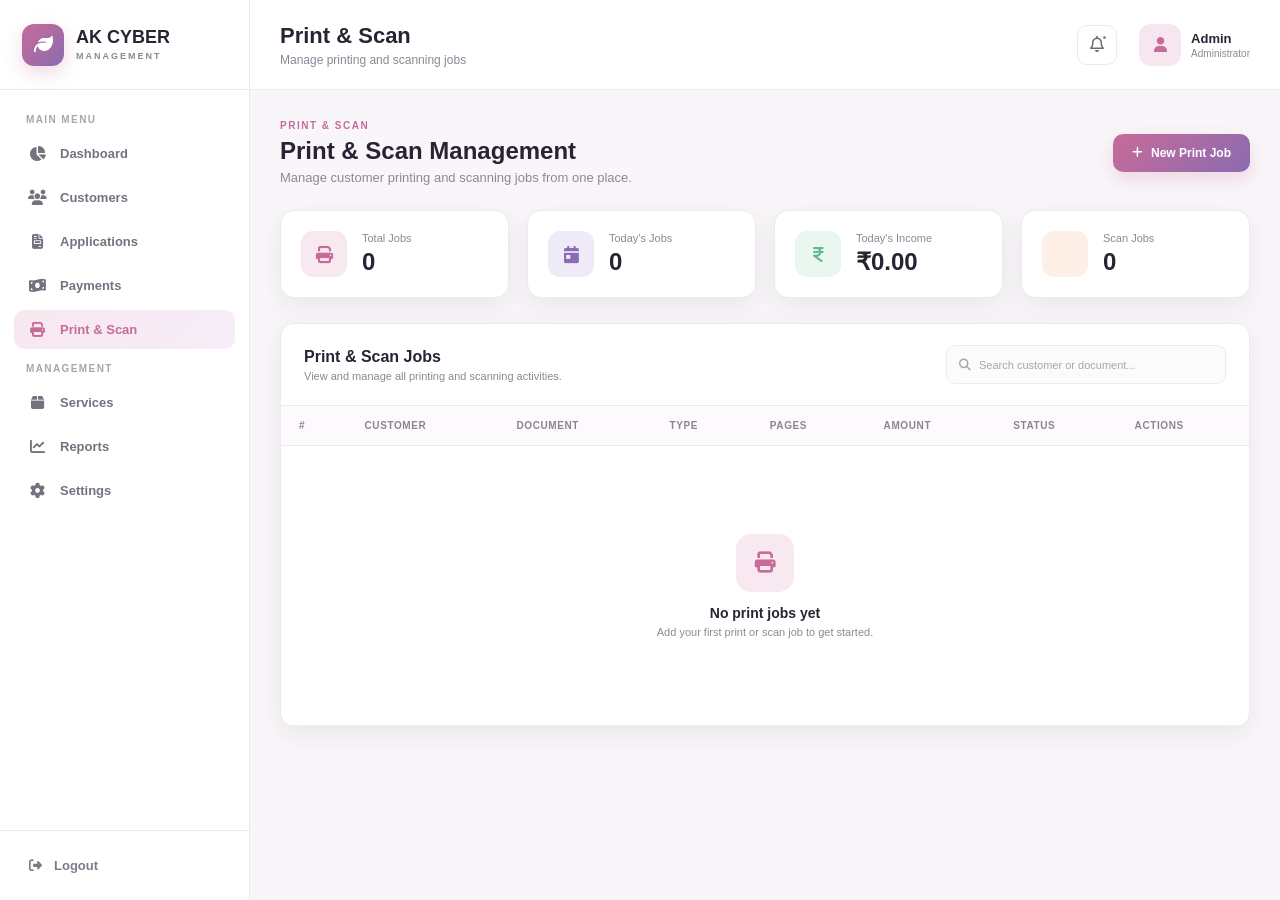
<file: admin/print-scan.html>
<!DOCTYPE html>

<html lang="en">

<head>
    <meta charset="UTF-8">


<meta name="viewport"
      content="width=device-width, initial-scale=1.0">

<meta name="theme-color"
      content="#c86b98">

<title>AK Cyber Management System | Print & Scan</title>

<!-- Font Awesome -->
<link
    rel="stylesheet"
    href="https://cdnjs.cloudflare.com/ajax/libs/font-awesome/6.5.2/css/all.min.css"
>

<!-- Print & Scan CSS -->
<link
    rel="stylesheet"
    href="../css/print-scan.css"
>


</head>

<body>


<!-- =====================================================
     MOBILE OVERLAY
====================================================== -->

<div
    class="sidebar-overlay"
    id="sidebarOverlay">
</div>


<!-- =====================================================
     SIDEBAR
====================================================== -->

<aside
    class="sidebar"
    id="sidebar">

    <!-- LOGO -->

    <div class="sidebar-logo">

        <div class="sidebar-logo-icon">
            <i class="fa-solid fa-leaf"></i>
        </div>

        <div>
            <h2 data-business-name>
    AK CYBER
</h2>
            <p>
                MANAGEMENT
            </p>
        </div>

    </div>


    <!-- NAVIGATION -->

    <nav class="sidebar-nav">

        <p class="nav-title">
            MAIN MENU
        </p>


        <a
            href="dashboard.html"
            class="nav-item">

            <i class="fa-solid fa-chart-pie"></i>

            <span>
                Dashboard
            </span>

        </a>


        <a
            href="customers.html"
            class="nav-item">

            <i class="fa-solid fa-users"></i>

            <span>
                Customers
            </span>

        </a>


        <a
            href="applications.html"
            class="nav-item">

            <i class="fa-solid fa-file-invoice"></i>

            <span>
                Applications
            </span>

        </a>


        <a
            href="payments.html"
            class="nav-item">

            <i class="fa-solid fa-money-bill-wave"></i>

            <span>
                Payments
            </span>

        </a>


        <a
            href="print-scan.html"
            class="nav-item active">

            <i class="fa-solid fa-print"></i>

            <span>
                Print & Scan
            </span>

        </a>


        <p class="nav-title">
            MANAGEMENT
        </p>


        <a
            href="service.html"
            class="nav-item">

            <i class="fa-solid fa-box"></i>

            <span>
                Services
            </span>

        </a>


        <a
            href="reports.html"
            class="nav-item">

            <i class="fa-solid fa-chart-line"></i>

            <span>
                Reports
            </span>

        </a>


        <a
            href="settings.html"
            class="nav-item">

            <i class="fa-solid fa-gear"></i>

            <span>
                Settings
            </span>

        </a>

    </nav>


    <!-- SIDEBAR BOTTOM -->

    <div class="sidebar-bottom">

        <button
            id="logoutBtn"
            class="logout-btn">

            <i class="fa-solid fa-right-from-bracket"></i>

            <span>
                Logout
            </span>

        </button>

    </div>

</aside>


<!-- =====================================================
     MAIN CONTENT
====================================================== -->

<main class="main-content">


    <!-- TOPBAR -->

    <header class="topbar">

        <button
            id="menuBtn"
            class="menu-btn">

            <i class="fa-solid fa-bars"></i>

        </button>


        <div class="page-title">

            <h1>
                Print & Scan
            </h1>

            <p>
                Manage printing and scanning jobs
            </p>

        </div>


        <div class="topbar-right">

            <button class="icon-btn">

                <i class="fa-regular fa-bell"></i>

                <span class="notification-dot"></span>

            </button>


            <div class="admin-profile">

                <div class="profile-avatar">

                    <i class="fa-solid fa-user"></i>

                </div>

                <div class="profile-info">

                   <strong data-admin-name>
    Admin
</strong>

                    <span>
                        Administrator
                    </span>

                </div>

            </div>

        </div>

    </header>


    <!-- =================================================
         PRINT & SCAN BODY
    ================================================== -->

    <section class="print-body">


        <!-- PAGE HEADER -->

        <div class="print-header">

            <div>

                <span class="section-small">
                    PRINT & SCAN
                </span>

                <h2>
                    Print & Scan Management
                </h2>

                <p>
                    Manage customer printing and scanning
                    jobs from one place.
                </p>

            </div>


            <button
                class="add-print-btn"
                id="addPrintJobBtn">

                <i class="fa-solid fa-plus"></i>

                New Print Job

            </button>

        </div>


        <!-- =================================================
             STATISTICS
        ================================================== -->

        <div class="print-stats">


            <!-- TOTAL -->

            <div class="print-stat-card">

                <div class="print-stat-icon pink">

                    <i class="fa-solid fa-print"></i>

                </div>

                <div>

                    <span>
                        Total Jobs
                    </span>

                    <strong id="totalPrintJobs">
                        0
                    </strong>

                </div>

            </div>


            <!-- TODAY -->

            <div class="print-stat-card">

                <div class="print-stat-icon purple">

                    <i class="fa-solid fa-calendar-day"></i>

                </div>

                <div>

                    <span>
                        Today's Jobs
                    </span>

                    <strong id="todayPrintJobs">
                        0
                    </strong>

                </div>

            </div>


            <!-- INCOME -->

            <div class="print-stat-card">

                <div class="print-stat-icon green">

                    <i class="fa-solid fa-indian-rupee-sign"></i>

                </div>

                <div>

                    <span>
                        Today's Income
                    </span>

                    <strong id="todayPrintIncome">
                        ₹0
                    </strong>

                </div>

            </div>


            <!-- SCAN -->

            <div class="print-stat-card">

                <div class="print-stat-icon orange">

                    <i class="fa-solid fa-scanner"></i>

                </div>

                <div>

                    <span>
                        Scan Jobs
                    </span>

                    <strong id="totalScanJobs">
                        0
                    </strong>

                </div>

            </div>

        </div>


        <!-- =================================================
             JOBS CARD
        ================================================== -->

        <div class="print-card">


            <!-- CARD HEADER -->

            <div class="card-header">

                <div>

                    <h3>
                        Print & Scan Jobs
                    </h3>

                    <p>
                        View and manage all printing
                        and scanning activities.
                    </p>

                </div>


                <div class="search-box">

                    <i class="fa-solid fa-magnifying-glass"></i>

                    <input
                        type="text"
                        id="printSearch"
                        placeholder="Search customer or document..."
                    >

                </div>

            </div>


            <!-- TABLE -->

            <div class="table-wrapper">

                <table>

                    <thead>

                        <tr>

                            <th>
                                #
                            </th>

                            <th>
                                Customer
                            </th>

                            <th>
                                Document
                            </th>

                            <th>
                                Type
                            </th>

                            <th>
                                Pages
                            </th>

                            <th>
                                Amount
                            </th>

                            <th>
                                Status
                            </th>

                            <th>
                                Actions
                            </th>

                        </tr>

                    </thead>


                    <tbody id="printJobsTableBody">

                        <tr>

                            <td
                                colspan="8"
                                class="empty-table">

                                <div>

                                    <i class="fa-solid fa-print"></i>

                                    <h4>
                                        No print jobs yet
                                    </h4>

                                    <p>
                                        Add your first print
                                        or scan job to get started.
                                    </p>

                                </div>

                            </td>

                        </tr>

                    </tbody>

                </table>

            </div>

        </div>


    </section>

</main>


<!-- PRINT & SCAN SCRIPT -->

<script src="../js/print-scan.js"></script>
<script src="../js/common.js"></script>
</body>

</html>
</file>
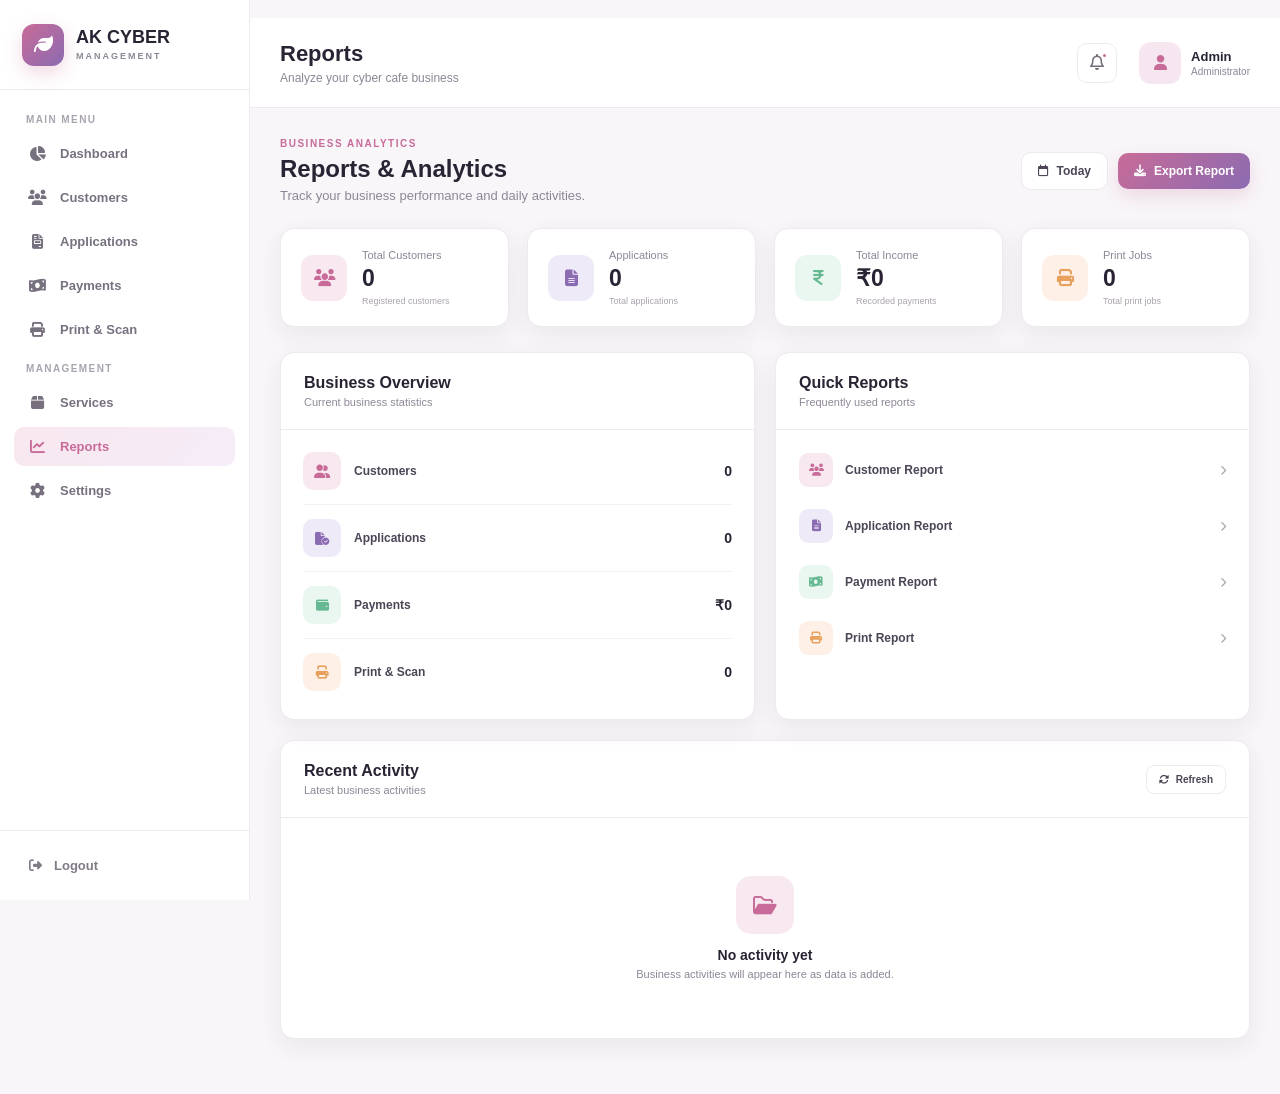
<file: admin/reports.html>
<!DOCTYPE html>

<html lang="en">

<head>

```
<meta charset="UTF-8">

<meta name="viewport"
      content="width=device-width, initial-scale=1.0">

<meta name="theme-color"
      content="#c86b98">

<title>
    AK Cyber Management System | Reports
</title>

<!-- Font Awesome -->
<link
    rel="stylesheet"
    href="https://cdnjs.cloudflare.com/ajax/libs/font-awesome/6.5.2/css/all.min.css"
>

<!-- Reports CSS -->
<link
    rel="stylesheet"
    href="../css/reports.css"
>
```

</head>

<body>

```
<!-- =====================================================
     MOBILE OVERLAY
====================================================== -->

<div
    class="sidebar-overlay"
    id="sidebarOverlay">
</div>


<!-- =====================================================
     SIDEBAR
====================================================== -->

<aside
    class="sidebar"
    id="sidebar">

    <!-- LOGO -->

    <div class="sidebar-logo">

        <div class="sidebar-logo-icon">

            <i class="fa-solid fa-leaf"></i>

        </div>

        <div>

            <h2 data-business-name>
    AK CYBER
</h2>

            <p>
                MANAGEMENT
            </p>

        </div>

    </div>


    <!-- NAVIGATION -->

    <nav class="sidebar-nav">

        <p class="nav-title">
            MAIN MENU
        </p>


        <a
            href="dashboard.html"
            class="nav-item">

            <i class="fa-solid fa-chart-pie"></i>

            <span>
                Dashboard
            </span>

        </a>


        <a
            href="customers.html"
            class="nav-item">

            <i class="fa-solid fa-users"></i>

            <span>
                Customers
            </span>

        </a>


        <a
            href="applications.html"
            class="nav-item">

            <i class="fa-solid fa-file-invoice"></i>

            <span>
                Applications
            </span>

        </a>


        <a
            href="payments.html"
            class="nav-item">

            <i class="fa-solid fa-money-bill-wave"></i>

            <span>
                Payments
            </span>

        </a>


        <a
            href="print-scan.html"
            class="nav-item">

            <i class="fa-solid fa-print"></i>

            <span>
                Print & Scan
            </span>

        </a>


        <p class="nav-title">
            MANAGEMENT
        </p>


        <a
            href="service.html"
            class="nav-item">

            <i class="fa-solid fa-box"></i>

            <span>
                Services
            </span>

        </a>


        <a
            href="reports.html"
            class="nav-item active">

            <i class="fa-solid fa-chart-line"></i>

            <span>
                Reports
            </span>

        </a>


        <a
            href="settings.html"
            class="nav-item">

            <i class="fa-solid fa-gear"></i>

            <span>
                Settings
            </span>

        </a>

    </nav>


    <!-- SIDEBAR BOTTOM -->

    <div class="sidebar-bottom">

        <button
            id="logoutBtn"
            class="logout-btn">

            <i class="fa-solid fa-right-from-bracket"></i>

            <span>
                Logout
            </span>

        </button>

    </div>

</aside>


<!-- =====================================================
     MAIN CONTENT
====================================================== -->

<main class="main-content">


    <!-- TOPBAR -->

    <header class="topbar">

        <button
            id="menuBtn"
            class="menu-btn">

            <i class="fa-solid fa-bars"></i>

        </button>


        <div class="page-title">

            <h1>
                Reports
            </h1>

            <p>
                Analyze your cyber cafe business
            </p>

        </div>


        <div class="topbar-right">

            <button class="icon-btn">

                <i class="fa-regular fa-bell"></i>

                <span class="notification-dot"></span>

            </button>


            <div class="admin-profile">

                <div class="profile-avatar">

                    <i class="fa-solid fa-user"></i>

                </div>

                <div class="profile-info">

                   <strong data-admin-name>
    Admin
</strong>
                    <span>
                        Administrator
                    </span>

                </div>

            </div>

        </div>

    </header>


    <!-- =================================================
         REPORTS BODY
    ================================================== -->

    <section class="reports-body">


        <!-- PAGE HEADER -->

        <div class="reports-header">

            <div>

                <span class="section-small">
                    BUSINESS ANALYTICS
                </span>

                <h2>
                    Reports & Analytics
                </h2>

                <p>
                    Track your business performance and
                    daily activities.
                </p>

            </div>


            <div class="report-actions">

                <button
                    class="date-btn"
                    id="todayBtn">

                    <i class="fa-regular fa-calendar"></i>

                    Today

                </button>


                <button
                    class="export-btn"
                    id="exportReportBtn">

                    <i class="fa-solid fa-download"></i>

                    Export Report

                </button>

            </div>

        </div>


        <!-- SUMMARY CARDS -->

        <div class="report-stats">


            <div class="report-stat-card">

                <div class="report-stat-icon pink">

                    <i class="fa-solid fa-users"></i>

                </div>

                <div>

                    <span>
                        Total Customers
                    </span>

                    <strong id="reportCustomers">
                        0
                    </strong>

                    <small>
                        Registered customers
                    </small>

                </div>

            </div>


            <div class="report-stat-card">

                <div class="report-stat-icon purple">

                    <i class="fa-solid fa-file-lines"></i>

                </div>

                <div>

                    <span>
                        Applications
                    </span>

                    <strong id="reportApplications">
                        0
                    </strong>

                    <small>
                        Total applications
                    </small>

                </div>

            </div>


            <div class="report-stat-card">

                <div class="report-stat-icon green">

                    <i class="fa-solid fa-indian-rupee-sign"></i>

                </div>

                <div>

                    <span>
                        Total Income
                    </span>

                    <strong id="reportIncome">
                        ₹0
                    </strong>

                    <small>
                        Recorded payments
                    </small>

                </div>

            </div>


            <div class="report-stat-card">

                <div class="report-stat-icon orange">

                    <i class="fa-solid fa-print"></i>

                </div>

                <div>

                    <span>
                        Print Jobs
                    </span>

                    <strong id="reportPrintJobs">
                        0
                    </strong>

                    <small>
                        Total print jobs
                    </small>

                </div>

            </div>


        </div>


        <!-- REPORT GRID -->

        <div class="reports-grid">


            <!-- BUSINESS OVERVIEW -->

            <div class="report-card overview-card">

                <div class="report-card-header">

                    <div>

                        <h3>
                            Business Overview
                        </h3>

                        <p>
                            Current business statistics
                        </p>

                    </div>

                </div>


                <div class="overview-list">


                    <div class="overview-item">

                        <div class="overview-icon pink">

                            <i class="fa-solid fa-user-group"></i>

                        </div>

                        <div class="overview-info">

                            <span>
                                Customers
                            </span>

                            <strong id="overviewCustomers">
                                0
                            </strong>

                        </div>

                    </div>


                    <div class="overview-item">

                        <div class="overview-icon purple">

                            <i class="fa-solid fa-file-circle-check"></i>

                        </div>

                        <div class="overview-info">

                            <span>
                                Applications
                            </span>

                            <strong id="overviewApplications">
                                0
                            </strong>

                        </div>

                    </div>


                    <div class="overview-item">

                        <div class="overview-icon green">

                            <i class="fa-solid fa-wallet"></i>

                        </div>

                        <div class="overview-info">

                            <span>
                                Payments
                            </span>

                            <strong id="overviewPayments">
                                ₹0
                            </strong>

                        </div>

                    </div>


                    <div class="overview-item">

                        <div class="overview-icon orange">

                            <i class="fa-solid fa-print"></i>

                        </div>

                        <div class="overview-info">

                            <span>
                                Print & Scan
                            </span>

                            <strong id="overviewPrints">
                                0
                            </strong>

                        </div>

                    </div>


                </div>

            </div>


            <!-- QUICK REPORTS -->

            <div class="report-card">

                <div class="report-card-header">

                    <div>

                        <h3>
                            Quick Reports
                        </h3>

                        <p>
                            Frequently used reports
                        </p>

                    </div>

                </div>


                <div class="quick-reports">


                    <button
                        class="quick-report"
                        data-report="customers">

                        <span class="quick-report-icon pink">

                            <i class="fa-solid fa-users"></i>

                        </span>

                        <span>
                            Customer Report
                        </span>

                        <i class="fa-solid fa-chevron-right"></i>

                    </button>


                    <button
                        class="quick-report"
                        data-report="applications">

                        <span class="quick-report-icon purple">

                            <i class="fa-solid fa-file-lines"></i>

                        </span>

                        <span>
                            Application Report
                        </span>

                        <i class="fa-solid fa-chevron-right"></i>

                    </button>


                    <button
                        class="quick-report"
                        data-report="payments">

                        <span class="quick-report-icon green">

                            <i class="fa-solid fa-money-bill-wave"></i>

                        </span>

                        <span>
                            Payment Report
                        </span>

                        <i class="fa-solid fa-chevron-right"></i>

                    </button>


                    <button
                        class="quick-report"
                        data-report="print">

                        <span class="quick-report-icon orange">

                            <i class="fa-solid fa-print"></i>

                        </span>

                        <span>
                            Print Report
                        </span>

                        <i class="fa-solid fa-chevron-right"></i>

                    </button>


                </div>

            </div>


        </div>


        <!-- ACTIVITY CARD -->

        <div class="report-card activity-card">

            <div class="report-card-header">

                <div>

                    <h3>
                        Recent Activity
                    </h3>

                    <p>
                        Latest business activities
                    </p>

                </div>

                <button
                    class="refresh-btn"
                    id="refreshReport">

                    <i class="fa-solid fa-rotate"></i>

                    Refresh

                </button>

            </div>


            <div
                class="activity-empty"
                id="activityEmpty">

                <div class="activity-empty-icon">

                    <i class="fa-regular fa-folder-open"></i>

                </div>

                <h4>
                    No activity yet
                </h4>

                <p>
                    Business activities will appear
                    here as data is added.
                </p>

            </div>


            <div
                class="activity-list"
                id="activityList">
            </div>

        </div>


    </section>

</main>


<!-- REPORTS SCRIPT -->

<script src="../js/reports.js"></script>

<script src="../js/common.js"></script>
</body>

</html>
</file>
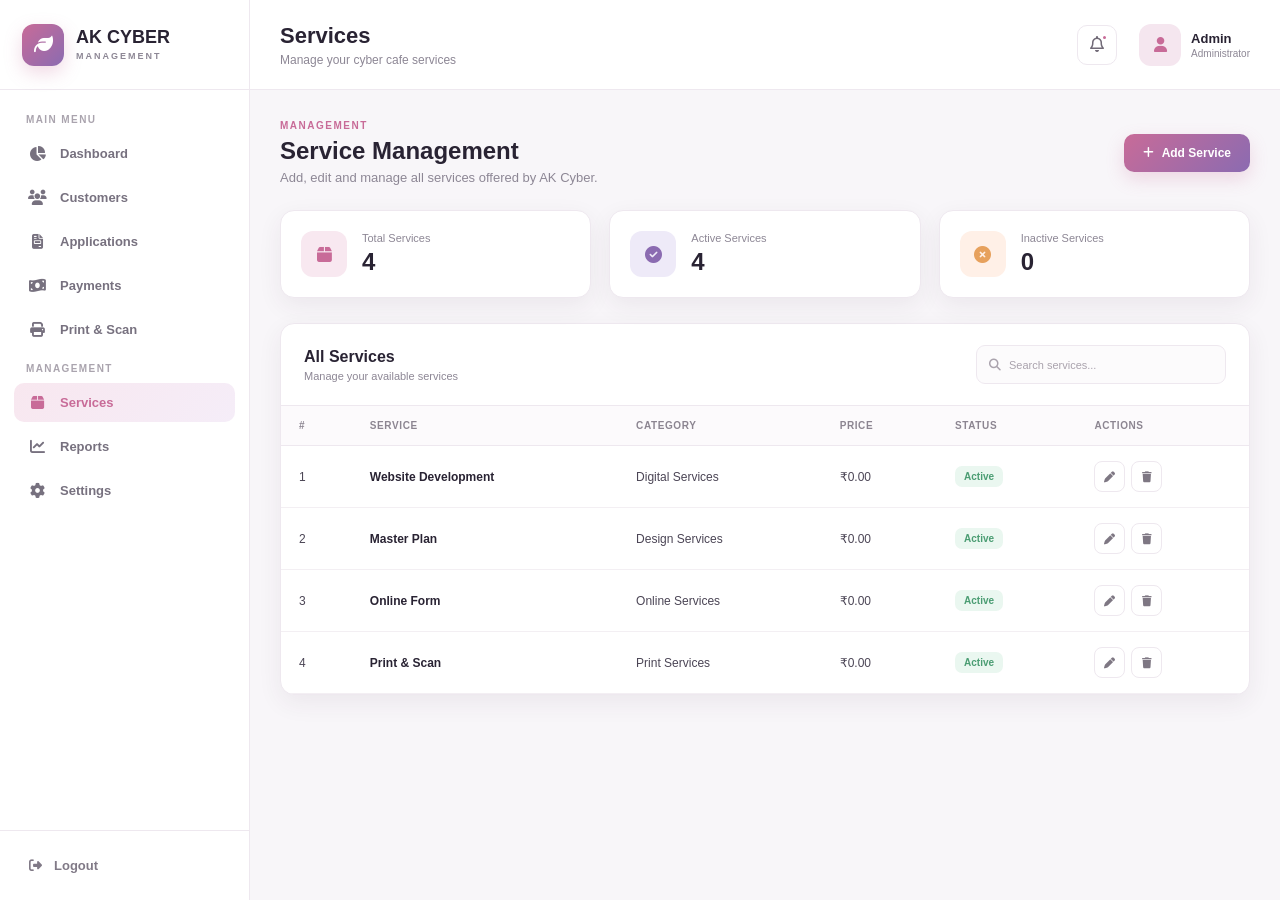
<file: admin/service.html>
<!DOCTYPE html>
<html lang="en">

<head>

    <meta charset="UTF-8">

    <meta name="viewport"
          content="width=device-width, initial-scale=1.0">

    <meta name="theme-color"
          content="#c86b98">

    <title>
        AK Cyber Management System | Services
    </title>

    <!-- Font Awesome -->
    <link
        rel="stylesheet"
        href="https://cdnjs.cloudflare.com/ajax/libs/font-awesome/6.5.2/css/all.min.css"
    >

    <!-- Services CSS -->
    <link
        rel="stylesheet"
        href="../css/services.css"
    >

</head>

<body>

    <!-- MOBILE OVERLAY -->
    <div
        class="sidebar-overlay"
        id="sidebarOverlay">
    </div>


    <!-- SIDEBAR -->
    <aside
        class="sidebar"
        id="sidebar">

        <div class="sidebar-logo">

            <div class="sidebar-logo-icon">
                <i class="fa-solid fa-leaf"></i>
            </div>

            <div>
                <h2 data-business-name>
    AK CYBER
</h2>
                <p>
                    MANAGEMENT
                </p>
            </div>

        </div>


        <nav class="sidebar-nav">

            <p class="nav-title">
                MAIN MENU
            </p>

            <a
                href="dashboard.html"
                class="nav-item">

                <i class="fa-solid fa-chart-pie"></i>

                <span>
                    Dashboard
                </span>

            </a>


            <a
                href="customers.html"
                class="nav-item">

                <i class="fa-solid fa-users"></i>

                <span>
                    Customers
                </span>

            </a>


            <a
                href="applications.html"
                class="nav-item">

                <i class="fa-solid fa-file-invoice"></i>

                <span>
                    Applications
                </span>

            </a>


            <a
                href="payments.html"
                class="nav-item">

                <i class="fa-solid fa-money-bill-wave"></i>

                <span>
                    Payments
                </span>

            </a>


            <a
                href="print-scan.html"
                class="nav-item">

                <i class="fa-solid fa-print"></i>

                <span>
                    Print & Scan
                </span>

            </a>


            <p class="nav-title">
                MANAGEMENT
            </p>


            <a
                href="service.html"
                class="nav-item active">

                <i class="fa-solid fa-box"></i>

                <span>
                    Services
                </span>

            </a>


            <a
                href="reports.html"
                class="nav-item">

                <i class="fa-solid fa-chart-line"></i>

                <span>
                    Reports
                </span>

            </a>


            <a
                href="settings.html"
                class="nav-item">

                <i class="fa-solid fa-gear"></i>

                <span>
                    Settings
                </span>

            </a>

        </nav>


        <div class="sidebar-bottom">

            <button
                id="logoutBtn"
                class="logout-btn">

                <i class="fa-solid fa-right-from-bracket"></i>

                <span>
                    Logout
                </span>

            </button>

        </div>

    </aside>


    <!-- MAIN CONTENT -->
    <main class="main-content">


        <!-- TOPBAR -->
        <header class="topbar">

            <button
                id="menuBtn"
                class="menu-btn">

                <i class="fa-solid fa-bars"></i>

            </button>


            <div class="page-title">

                <h1>
                    Services
                </h1>

                <p>
                    Manage your cyber cafe services
                </p>

            </div>


            <div class="topbar-right">

                <button class="icon-btn">

                    <i class="fa-regular fa-bell"></i>

                    <span class="notification-dot"></span>

                </button>


                <div class="admin-profile">

                    <div class="profile-avatar">

                        <i class="fa-solid fa-user"></i>

                    </div>

                    <div class="profile-info">

                        <strong data-admin-name>
    Admin
</strong>

                        <span>
                            Administrator
                        </span>

                    </div>

                </div>

            </div>

        </header>


        <!-- SERVICES BODY -->
        <section class="services-body">


            <!-- PAGE HEADER -->
            <div class="services-header">

                <div>

                    <span class="section-small">
                        MANAGEMENT
                    </span>

                    <h2>
                        Service Management
                    </h2>

                    <p>
                        Add, edit and manage all services
                        offered by AK Cyber.
                    </p>

                </div>


                <button
                    class="add-service-btn"
                    id="addServiceBtn">

                    <i class="fa-solid fa-plus"></i>

                    Add Service

                </button>

            </div>


            <!-- SERVICE STATS -->
            <div class="service-stats">


                <div class="service-stat-card">

                    <div class="service-stat-icon">
                        <i class="fa-solid fa-box"></i>
                    </div>

                    <div>
                        <span>
                            Total Services
                        </span>

                        <strong id="totalServices">
                            0
                        </strong>
                    </div>

                </div>


                <div class="service-stat-card">

                    <div class="service-stat-icon">
                        <i class="fa-solid fa-circle-check"></i>
                    </div>

                    <div>
                        <span>
                            Active Services
                        </span>

                        <strong id="activeServices">
                            0
                        </strong>
                    </div>

                </div>


                <div class="service-stat-card">

                    <div class="service-stat-icon">
                        <i class="fa-solid fa-circle-xmark"></i>
                    </div>

                    <div>
                        <span>
                            Inactive Services
                        </span>

                        <strong id="inactiveServices">
                            0
                        </strong>

                    </div>

                </div>


            </div>


            <!-- SERVICES TABLE -->
            <div class="services-card">


                <div class="card-header">

                    <div>

                        <h3>
                            All Services
                        </h3>

                        <p>
                            Manage your available services
                        </p>

                    </div>


                    <div class="search-box">

                        <i class="fa-solid fa-magnifying-glass"></i>

                        <input
                            type="text"
                            id="serviceSearch"
                            placeholder="Search services..."
                        >

                    </div>

                </div>


                <div class="table-wrapper">

                    <table>

                        <thead>

                            <tr>

                                <th>
                                    #
                                </th>

                                <th>
                                    Service
                                </th>

                                <th>
                                    Category
                                </th>

                                <th>
                                    Price
                                </th>

                                <th>
                                    Status
                                </th>

                                <th>
                                    Actions
                                </th>

                            </tr>

                        </thead>


                        <tbody id="servicesTableBody">

                            <tr>

                                <td
                                    colspan="6"
                                    class="empty-table">

                                    <div>

                                        <i class="fa-solid fa-box-open"></i>

                                        <h4>
                                            No services yet
                                        </h4>

                                        <p>
                                            Add your first service
                                            to get started.
                                        </p>

                                    </div>

                                </td>

                            </tr>

                        </tbody>

                    </table>

                </div>

            </div>


        </section>

    </main>


    <!-- SERVICES SCRIPT -->
    <script src="../js/services.js"></script>
    <script src="../js/common.js"></script>

</body>

</html>
</file>
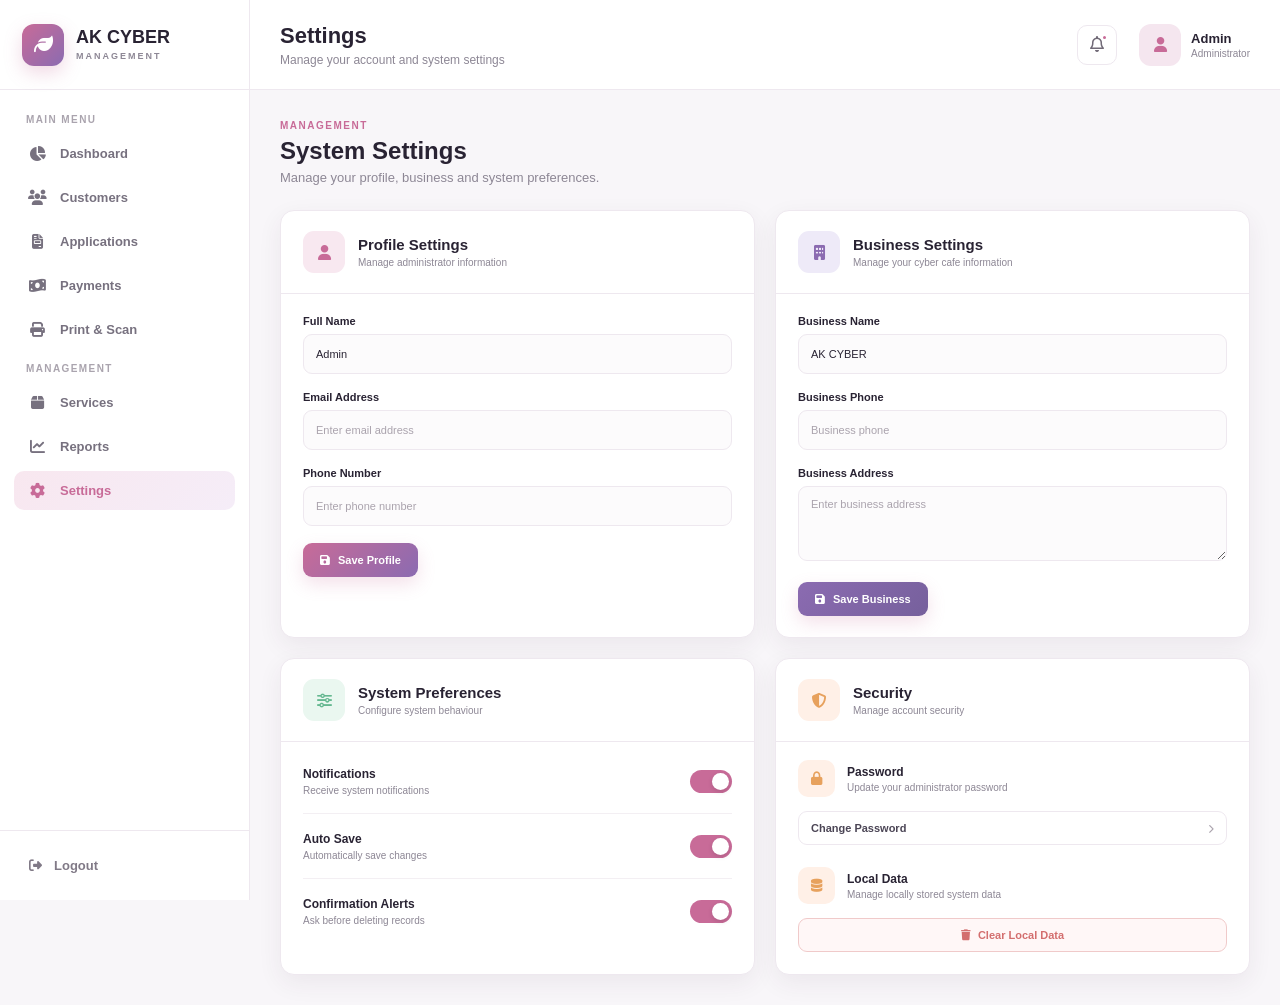
<file: admin/settings.html>
<!DOCTYPE html>
<html lang="en">

<head>

    <meta charset="UTF-8">

    <meta name="viewport"
          content="width=device-width, initial-scale=1.0">

    <meta name="theme-color"
          content="#c86b98">

    <title>
        AK Cyber Management System | Settings
    </title>

    <link
        rel="stylesheet"
        href="https://cdnjs.cloudflare.com/ajax/libs/font-awesome/6.5.2/css/all.min.css"
    >

    <link
        rel="stylesheet"
        href="../css/settings.css"
    >

</head>

<body>

    <!-- MOBILE OVERLAY -->

    <div
        class="sidebar-overlay"
        id="sidebarOverlay">
    </div>


    <!-- SIDEBAR -->

    <aside
        class="sidebar"
        id="sidebar">

        <div class="sidebar-logo">

            <div class="sidebar-logo-icon">

                <i class="fa-solid fa-leaf"></i>

            </div>

            <div>

                <h2 data-business-name>
    AK CYBER
</h2>

                <p>
                    MANAGEMENT
                </p>

            </div>

        </div>


        <nav class="sidebar-nav">

            <p class="nav-title">
                MAIN MENU
            </p>


            <a
                href="dashboard.html"
                class="nav-item">

                <i class="fa-solid fa-chart-pie"></i>

                <span>
                    Dashboard
                </span>

            </a>


            <a
                href="customers.html"
                class="nav-item">

                <i class="fa-solid fa-users"></i>

                <span>
                    Customers
                </span>

            </a>


            <a
                href="applications.html"
                class="nav-item">

                <i class="fa-solid fa-file-invoice"></i>

                <span>
                    Applications
                </span>

            </a>


            <a
                href="payments.html"
                class="nav-item">

                <i class="fa-solid fa-money-bill-wave"></i>

                <span>
                    Payments
                </span>

            </a>


            <a
                href="print-scan.html"
                class="nav-item">

                <i class="fa-solid fa-print"></i>

                <span>
                    Print & Scan
                </span>

            </a>


            <p class="nav-title">
                MANAGEMENT
            </p>


            <a
                href="service.html"
                class="nav-item">

                <i class="fa-solid fa-box"></i>

                <span>
                    Services
                </span>

            </a>


            <a
                href="reports.html"
                class="nav-item">

                <i class="fa-solid fa-chart-line"></i>

                <span>
                    Reports
                </span>

            </a>


            <a
                href="settings.html"
                class="nav-item active">

                <i class="fa-solid fa-gear"></i>

                <span>
                    Settings
                </span>

            </a>

        </nav>


        <div class="sidebar-bottom">

            <button
                id="logoutBtn"
                class="logout-btn">

                <i class="fa-solid fa-right-from-bracket"></i>

                <span>
                    Logout
                </span>

            </button>

        </div>

    </aside>


    <!-- MAIN CONTENT -->

    <main class="main-content">


        <!-- TOPBAR -->

        <header class="topbar">

            <button
                id="menuBtn"
                class="menu-btn">

                <i class="fa-solid fa-bars"></i>

            </button>


            <div class="page-title">

                <h1>
                    Settings
                </h1>

                <p>
                    Manage your account and system settings
                </p>

            </div>


            <div class="topbar-right">

                <button
                    class="icon-btn">

                    <i class="fa-regular fa-bell"></i>

                    <span
                        class="notification-dot">
                    </span>

                </button>


                <div class="admin-profile">

                    <div class="profile-avatar">

                        <i class="fa-solid fa-user"></i>

                    </div>

                    <div class="profile-info">

                        <strong data-admin-name>
    Admin
</strong>
                        <span>
                            Administrator
                        </span>

                    </div>

                </div>

            </div>

        </header>


        <!-- SETTINGS BODY -->

        <section class="settings-body">


            <!-- PAGE HEADER -->

            <div class="settings-header">

                <div>

                    <span class="section-small">
                        MANAGEMENT
                    </span>

                    <h2>
                        System Settings
                    </h2>

                    <p>
                        Manage your profile, business and system preferences.
                    </p>

                </div>

            </div>


            <!-- SETTINGS GRID -->

            <div class="settings-grid">


                <!-- PROFILE SETTINGS -->

                <div class="settings-card">

                    <div class="settings-card-header">

                        <div class="settings-card-icon pink">

                            <i class="fa-solid fa-user"></i>

                        </div>

                        <div>

                            <h3>
                                Profile Settings
                            </h3>

                            <p>
                                Manage administrator information
                            </p>

                        </div>

                    </div>


                    <div class="settings-form">

                        <div class="form-group">

                            <label>
                                Full Name
                            </label>

                            <input
                                type="text"
                                id="adminName"
                                value="Admin"
                                placeholder="Enter your name"
                            >

                        </div>


                        <div class="form-group">

                            <label>
                                Email Address
                            </label>

                            <input
                                type="email"
                                id="adminEmail"
                                placeholder="Enter email address"
                            >

                        </div>


                        <div class="form-group">

                            <label>
                                Phone Number
                            </label>

                            <input
                                type="tel"
                                id="adminPhone"
                                placeholder="Enter phone number"
                            >

                        </div>


                        <button
                            class="save-btn"
                            id="saveProfileBtn">

                            <i class="fa-solid fa-floppy-disk"></i>

                            Save Profile

                        </button>

                    </div>

                </div>


                <!-- BUSINESS SETTINGS -->

                <div class="settings-card">

                    <div class="settings-card-header">

                        <div class="settings-card-icon purple">

                            <i class="fa-solid fa-building"></i>

                        </div>

                        <div>

                            <h3>
                                Business Settings
                            </h3>

                            <p>
                                Manage your cyber cafe information
                            </p>

                        </div>

                    </div>


                    <div class="settings-form">

                        <div class="form-group">

                            <label>
                                Business Name
                            </label>

                            <input
                                type="text"
                                id="businessName"
                                value="AK CYBER"
                                placeholder="Business name"
                            >

                        </div>


                        <div class="form-group">

                            <label>
                                Business Phone
                            </label>

                            <input
                                type="tel"
                                id="businessPhone"
                                placeholder="Business phone"
                            >

                        </div>


                        <div class="form-group">

                            <label>
                                Business Address
                            </label>

                            <textarea
                                id="businessAddress"
                                rows="3"
                                placeholder="Enter business address">
                            </textarea>

                        </div>


                        <button
                            class="save-btn purple-btn"
                            id="saveBusinessBtn">

                            <i class="fa-solid fa-floppy-disk"></i>

                            Save Business

                        </button>

                    </div>

                </div>


                <!-- SYSTEM SETTINGS -->

                <div class="settings-card">

                    <div class="settings-card-header">

                        <div class="settings-card-icon green">

                            <i class="fa-solid fa-sliders"></i>

                        </div>

                        <div>

                            <h3>
                                System Preferences
                            </h3>

                            <p>
                                Configure system behaviour
                            </p>

                        </div>

                    </div>


                    <div class="settings-options">


                        <div class="setting-option">

                            <div>

                                <strong>
                                    Notifications
                                </strong>

                                <span>
                                    Receive system notifications
                                </span>

                            </div>

                            <label class="switch">

                                <input
                                    type="checkbox"
                                    id="notificationsToggle"
                                    checked
                                >

                                <span class="slider"></span>

                            </label>

                        </div>


                        <div class="setting-option">

                            <div>

                                <strong>
                                    Auto Save
                                </strong>

                                <span>
                                    Automatically save changes
                                </span>

                            </div>

                            <label class="switch">

                                <input
                                    type="checkbox"
                                    id="autoSaveToggle"
                                    checked
                                >

                                <span class="slider"></span>

                            </label>

                        </div>


                        <div class="setting-option">

                            <div>

                                <strong>
                                    Confirmation Alerts
                                </strong>

                                <span>
                                    Ask before deleting records
                                </span>

                            </div>

                            <label class="switch">

                                <input
                                    type="checkbox"
                                    id="confirmToggle"
                                    checked
                                >

                                <span class="slider"></span>

                            </label>

                        </div>


                    </div>

                </div>


                <!-- SECURITY SETTINGS -->

                <div class="settings-card">

                    <div class="settings-card-header">

                        <div class="settings-card-icon orange">

                            <i class="fa-solid fa-shield-halved"></i>

                        </div>

                        <div>

                            <h3>
                                Security
                            </h3>

                            <p>
                                Manage account security
                            </p>

                        </div>

                    </div>


                    <div class="security-content">


                        <div class="security-item">

                            <div class="security-icon">

                                <i class="fa-solid fa-lock"></i>

                            </div>

                            <div>

                                <strong>
                                    Password
                                </strong>

                                <span>
                                    Update your administrator password
                                </span>

                            </div>

                        </div>


                        <button
                            class="security-btn"
                            id="changePasswordBtn">

                            Change Password

                            <i class="fa-solid fa-chevron-right"></i>

                        </button>


                        <div class="security-item">

                            <div class="security-icon">

                                <i class="fa-solid fa-database"></i>

                            </div>

                            <div>

                                <strong>
                                    Local Data
                                </strong>

                                <span>
                                    Manage locally stored system data
                                </span>

                            </div>

                        </div>


                        <button
                            class="danger-btn"
                            id="clearDataBtn">

                            <i class="fa-solid fa-trash"></i>

                            Clear Local Data

                        </button>

                    </div>

                </div>


            </div>


        </section>

    </main>


    <script src="../js/settings.js"></script>
    <script src="../js/common.js"></script>

</body>

</html>
</file>
<file: style.css>
/* =========================================================
   AK CYBER MANAGEMENT SYSTEM
   PREMIUM FLORAL THEME
   ========================================================= */

* {
    margin: 0;
    padding: 0;
    box-sizing: border-box;
}

:root {
    --primary: #c86b98;
    --primary-dark: #a84f7b;
    --secondary: #e8a9c5;
    --accent: #f4c7d9;

    --background: #fff7fa;
    --card: rgba(255, 255, 255, 0.82);

    --text: #3d2733;
    --muted: #8d7180;

    --border: rgba(200, 107, 152, 0.18);
}

html {
    scroll-behavior: smooth;
}

body {
    min-height: 100vh;

    font-family:
        "Segoe UI",
        Arial,
        sans-serif;

    color: var(--text);

    overflow-x: hidden;

    background:
        linear-gradient(
            135deg,
            #fff8fb 0%,
            #fdf0f6 45%,
            #fff9f5 100%
        );
}


/* =========================================================
   FLORAL BACKGROUND
   ========================================================= */

.matrix-bg {
    position: fixed;

    inset: 0;

    z-index: -2;

    overflow: hidden;

    background:
        radial-gradient(
            circle at 15% 20%,
            rgba(232, 169, 197, 0.28),
            transparent 25%
        ),
        radial-gradient(
            circle at 85% 75%,
            rgba(244, 199, 217, 0.32),
            transparent 28%
        ),
        linear-gradient(
            135deg,
            #fff8fb,
            #fdf0f6,
            #fffaf7
        );
}


/* Floral decorative circles */

.matrix-bg::before {
    content: "🌸";

    position: absolute;

    top: 5%;
    left: 7%;

    font-size: 90px;

    opacity: 0.16;

    animation:
        flowerFloat 7s ease-in-out infinite;
}

.matrix-bg::after {
    content: "🌷";

    position: absolute;

    right: 8%;
    bottom: 8%;

    font-size: 100px;

    opacity: 0.14;

    animation:
        flowerFloat 9s ease-in-out infinite reverse;
}

@keyframes flowerFloat {

    0%,
    100% {
        transform:
            translateY(0)
            rotate(0deg);
    }

    50% {
        transform:
            translateY(-18px)
            rotate(8deg);
    }
}


/* =========================================================
   SOFT FLORAL PARTICLES
   ========================================================= */

.login-page::before,
.login-page::after {
    content: "✿";

    position: fixed;

    color: var(--primary);

    opacity: 0.08;

    pointer-events: none;
}

.login-page::before {
    top: 25%;
    right: 20%;

    font-size: 70px;

    animation:
        flowerRotate 12s linear infinite;
}

.login-page::after {
    bottom: 20%;
    left: 18%;

    font-size: 55px;

    animation:
        flowerRotate 15s linear infinite reverse;
}

@keyframes flowerRotate {

    from {
        transform:
            rotate(0deg)
            scale(1);
    }

    50% {
        transform:
            rotate(180deg)
            scale(1.08);
    }

    to {
        transform:
            rotate(360deg)
            scale(1);
    }
}


/* =========================================================
   LOGIN PAGE
   ========================================================= */

.login-page {
    min-height: 100vh;

    display: flex;

    align-items: center;

    justify-content: center;

    padding: 30px 20px;
}


/* =========================================================
   LOGIN CARD
   ========================================================= */

.login-card {
    width: 100%;

    max-width: 450px;

    padding: 42px 38px 30px;

    background:
        rgba(255, 255, 255, 0.78);

    border:
        1px solid var(--border);

    border-radius: 28px;

    backdrop-filter: blur(22px);

    -webkit-backdrop-filter: blur(22px);

    box-shadow:
        0 25px 70px rgba(150, 72, 105, 0.12),
        0 8px 30px rgba(200, 107, 152, 0.08);

    position: relative;

    overflow: hidden;

    animation:
        cardAppear 0.8s ease forwards;
}


/* Decorative top line */

.login-card::before {
    content: "";

    position: absolute;

    top: 0;
    left: 15%;
    right: 15%;

    height: 3px;

    border-radius: 50%;

    background:
        linear-gradient(
            90deg,
            transparent,
            var(--primary),
            var(--secondary),
            transparent
        );
}


/* Decorative corner */

.login-card::after {
    content: "❀";

    position: absolute;

    right: 18px;
    top: 15px;

    font-size: 25px;

    color: var(--primary);

    opacity: 0.18;
}

@keyframes cardAppear {

    from {
        opacity: 0;

        transform:
            translateY(25px)
            scale(0.96);
    }

    to {
        opacity: 1;

        transform:
            translateY(0)
            scale(1);
    }
}


/* =========================================================
   LOGO
   ========================================================= */

.login-logo {
    text-align: center;

    margin-bottom: 32px;
}

.logo-icon {
    width: 76px;
    height: 76px;

    margin: 0 auto 15px;

    display: flex;

    align-items: center;

    justify-content: center;

    border-radius: 50%;

    background:
        linear-gradient(
            145deg,
            #f7d4e2,
            #ffffff
        );

    border:
        1px solid
        rgba(200, 107, 152, 0.25);

    color: var(--primary);

    font-size: 30px;

    box-shadow:
        0 10px 25px
        rgba(200, 107, 152, 0.16);

    animation:
        logoFloat 4s ease-in-out infinite;
}

@keyframes logoFloat {

    0%,
    100% {
        transform: translateY(0);
    }

    50% {
        transform: translateY(-5px);
    }
}

.login-logo h1 {
    font-size: 27px;

    letter-spacing: 3px;

    font-weight: 800;

    color: var(--text);
}

.login-logo h1 span {
    color: var(--primary);
}

.login-logo p {
    margin-top: 7px;

    font-size: 10px;

    letter-spacing: 3px;

    color: var(--muted);
}


/* =========================================================
   LOGIN HEADING
   ========================================================= */

.login-heading {
    text-align: center;

    margin-bottom: 28px;
}

.login-heading h2 {
    font-size: 24px;

    margin-bottom: 8px;

    color: var(--text);
}

.login-heading p {
    font-size: 13px;

    color: var(--muted);
}


/* =========================================================
   INPUT GROUP
   ========================================================= */

.input-group {
    margin-bottom: 20px;
}

.input-group label {
    display: block;

    margin-bottom: 8px;

    font-size: 12px;

    font-weight: 600;

    color: #654b59;
}

.input-box {
    position: relative;
}

.input-box > i {
    position: absolute;

    left: 16px;

    top: 50%;

    transform:
        translateY(-50%);

    color: #ae8799;

    font-size: 14px;

    transition: 0.3s;
}

.input-box input {
    width: 100%;

    height: 52px;

    padding:
        0 48px
        0 45px;

    border-radius: 13px;

    border:
        1px solid
        rgba(160, 102, 126, 0.15);

    outline: none;

    background:
        rgba(255, 255, 255, 0.75);

    color: var(--text);

    font-size: 14px;

    transition: 0.3s;
}

.input-box input::placeholder {
    color: #b79eaa;
}

.input-box input:focus {
    border-color: var(--secondary);

    background: #ffffff;

    box-shadow:
        0 0 0 4px
        rgba(200, 107, 152, 0.07),

        0 8px 20px
        rgba(200, 107, 152, 0.08);
}

.input-box:focus-within > i {
    color: var(--primary);
}


/* =========================================================
   PASSWORD TOGGLE
   ========================================================= */

.password-toggle {
    position: absolute;

    right: 15px;

    top: 50%;

    transform:
        translateY(-50%);

    border: none;

    background: transparent;

    color: #ad899a;

    cursor: pointer;

    font-size: 14px;

    transition: 0.3s;
}

.password-toggle:hover {
    color: var(--primary);
}


/* =========================================================
   LOGIN OPTIONS
   ========================================================= */

.login-options {
    display: flex;

    align-items: center;

    justify-content: space-between;

    margin:
        5px 0 25px;

    font-size: 12px;
}

.remember {
    display: flex;

    align-items: center;

    gap: 8px;

    color: var(--muted);

    cursor: pointer;
}

.remember input {
    appearance: none;

    width: 15px;
    height: 15px;

    border:
        1px solid
        #d8b9c7;

    border-radius: 4px;

    background: white;

    cursor: pointer;

    position: relative;
}

.remember input:checked {
    background: var(--primary);

    border-color: var(--primary);
}

.remember input:checked::after {
    content: "✓";

    position: absolute;

    left: 2px;
    top: -1px;

    color: white;

    font-size: 11px;

    font-weight: bold;
}

.login-options a {
    color: var(--primary);

    text-decoration: none;

    transition: 0.3s;
}

.login-options a:hover {
    color: var(--primary-dark);

    text-decoration: underline;
}


/* =========================================================
   LOGIN BUTTON
   ========================================================= */

.login-btn {
    width: 100%;

    height: 54px;

    display: flex;

    align-items: center;

    justify-content: center;

    gap: 12px;

    border: none;

    border-radius: 13px;

    background:
        linear-gradient(
            135deg,
            #c86b98,
            #b75887
        );

    color: white;

    font-size: 13px;

    font-weight: 700;

    letter-spacing: 1.8px;

    cursor: pointer;

    transition: 0.3s;

    box-shadow:
        0 10px 25px
        rgba(184, 82, 132, 0.22);
}

.login-btn i {
    transition: 0.3s;
}

.login-btn:hover {
    transform:
        translateY(-2px);

    box-shadow:
        0 15px 30px
        rgba(184, 82, 132, 0.30);
}

.login-btn:hover i {
    transform:
        translateX(5px);
}

.login-btn:active {
    transform:
        translateY(0);
}


/* =========================================================
   STATUS
   ========================================================= */

.login-status {
    min-height: 18px;

    margin-top: 15px;

    text-align: center;

    font-size: 12px;

    color: #c25573;
}


/* =========================================================
   SECURITY
   ========================================================= */

.security-info {
    display: flex;

    align-items: center;

    justify-content: center;

    gap: 8px;

    margin-top: 20px;

    color: var(--muted);

    font-size: 11px;
}

.security-info i {
    color: var(--primary);

    font-size: 12px;
}


/* =========================================================
   FOOTER
   ========================================================= */

.login-footer {
    display: flex;

    justify-content: center;

    align-items: center;

    gap: 8px;

    margin-top: 25px;

    padding-top: 20px;

    border-top:
        1px solid
        rgba(150, 100, 120, 0.10);

    color: #ad919e;

    font-size: 10px;
}


/* =========================================================
   RESPONSIVE
   ========================================================= */

@media (max-width: 520px) {

    .login-page {
        padding: 20px 15px;
    }

    .login-card {
        padding:
            35px 22px 25px;

        border-radius: 22px;
    }

    .login-logo h1 {
        font-size: 24px;

        letter-spacing: 2px;
    }

    .logo-icon {
        width: 65px;
        height: 65px;
    }

    .login-heading h2 {
        font-size: 21px;
    }

    .login-heading p {
        font-size: 12px;
    }
}

@media (max-width: 360px) {

    .login-card {
        padding:
            30px 18px 22px;
    }

    .login-logo h1 {
        font-size: 21px;
    }

    .login-logo p {
        font-size: 8px;

        letter-spacing: 2px;
    }
}


/* =========================================================
   ACCESSIBILITY
   ========================================================= */

button:focus-visible,
input:focus-visible,
a:focus-visible {
    outline:
        2px solid var(--primary);

    outline-offset: 3px;
}
</file>
<file: css/dashboard.css>
/* =========================================================
   AK CYBER MANAGEMENT SYSTEM
   PREMIUM FLORAL DASHBOARD
   ========================================================= */

* {
    margin: 0;
    padding: 0;
    box-sizing: border-box;
}

:root {
    --primary: #c86b98;
    --primary-dark: #a94f7d;
    --pink-light: #f8dce8;
    --pink-soft: #fff2f7;

    --purple: #9b7bc7;
    --green: #79a98b;
    --orange: #d99a68;

    --bg: #fff8fb;
    --card: rgba(255, 255, 255, 0.86);

    --text: #3e2b35;
    --muted: #927987;

    --border: rgba(200, 107, 152, 0.13);

    --sidebar-width: 260px;
}

html {
    scroll-behavior: smooth;
}

body {
    min-height: 100vh;

    font-family:
        "Segoe UI",
        Arial,
        sans-serif;

    background:
        linear-gradient(
            135deg,
            #fff9fb 0%,
            #fdf2f7 50%,
            #fffaf7 100%
        );

    color: var(--text);
}


/* =========================================================
   SIDEBAR
   ========================================================= */

.sidebar {
    position: fixed;

    top: 0;
    left: 0;
    bottom: 0;

    width: var(--sidebar-width);

    background:
        rgba(255, 255, 255, 0.88);

    backdrop-filter: blur(20px);

    -webkit-backdrop-filter: blur(20px);

    border-right:
        1px solid var(--border);

    box-shadow:
        10px 0 35px
        rgba(170, 88, 119, 0.06);

    z-index: 1000;

    display: flex;

    flex-direction: column;

    padding: 25px 18px;
}


/* =========================================================
   SIDEBAR LOGO
   ========================================================= */

.sidebar-logo {
    display: flex;

    align-items: center;

    gap: 12px;

    padding:
        5px 10px 25px;

    border-bottom:
        1px solid var(--border);
}

.sidebar-logo-icon {
    width: 45px;
    height: 45px;

    border-radius: 50%;

    display: flex;

    align-items: center;

    justify-content: center;

    color: white;

    font-size: 19px;

    background:
        linear-gradient(
            135deg,
            var(--primary),
            #e19bb8
        );

    box-shadow:
        0 8px 20px
        rgba(200, 107, 152, 0.23);
}

.sidebar-logo h2 {
    font-size: 17px;

    letter-spacing: 1.5px;
}

.sidebar-logo h2 span {
    color: var(--primary);
}

.sidebar-logo p {
    margin-top: 2px;

    font-size: 8px;

    letter-spacing: 2.5px;

    color: var(--muted);
}


/* =========================================================
   SIDEBAR NAV
   ========================================================= */

.sidebar-nav {
    flex: 1;

    padding-top: 25px;

    overflow-y: auto;
}

.nav-title {
    padding:
        0 12px 10px;

    margin-top: 10px;

    font-size: 9px;

    font-weight: 700;

    letter-spacing: 1.5px;

    color: #b49aa7;
}

.nav-title:not(:first-child) {
    margin-top: 25px;
}

.nav-item {
    height: 46px;

    display: flex;

    align-items: center;

    gap: 13px;

    padding:
        0 13px;

    margin-bottom: 5px;

    border-radius: 11px;

    text-decoration: none;

    color: #806b76;

    font-size: 13px;

    transition: 0.25s ease;
}

.nav-item i {
    width: 18px;

    text-align: center;

    font-size: 14px;
}

.nav-item:hover {
    color: var(--primary);

    background:
        rgba(200, 107, 152, 0.07);

    transform:
        translateX(3px);
}

.nav-item.active {
    color: var(--primary);

    background:
        linear-gradient(
            90deg,
            rgba(200, 107, 152, 0.13),
            rgba(200, 107, 152, 0.04)
        );

    box-shadow:
        inset 3px 0 0
        var(--primary);
}


/* =========================================================
   SIDEBAR BOTTOM
   ========================================================= */

.sidebar-bottom {
    padding-top: 15px;

    border-top:
        1px solid var(--border);
}

.logout-btn {
    width: 100%;

    height: 45px;

    display: flex;

    align-items: center;

    justify-content: center;

    gap: 10px;

    border: none;

    border-radius: 10px;

    background:
        rgba(200, 107, 152, 0.06);

    color: #a66f88;

    cursor: pointer;

    font-size: 12px;

    transition: 0.25s;
}

.logout-btn:hover {
    background:
        rgba(200, 107, 152, 0.12);

    color: var(--primary);
}


/* =========================================================
   MAIN CONTENT
   ========================================================= */

.main-content {
    min-height: 100vh;

    margin-left:
        var(--sidebar-width);
}


/* =========================================================
   TOPBAR
   ========================================================= */

.topbar {
    height: 82px;

    display: flex;

    align-items: center;

    justify-content: space-between;

    padding:
        0 35px;

    background:
        rgba(255, 255, 255, 0.70);

    backdrop-filter: blur(18px);

    -webkit-backdrop-filter: blur(18px);

    border-bottom:
        1px solid var(--border);

    position: sticky;

    top: 0;

    z-index: 100;
}

.page-title h1 {
    font-size: 21px;

    font-weight: 700;
}

.page-title p {
    margin-top: 3px;

    font-size: 11px;

    color: var(--muted);
}

.menu-btn {
    display: none;

    border: none;

    background: none;

    color: var(--primary);

    font-size: 20px;

    cursor: pointer;
}


/* =========================================================
   TOPBAR RIGHT
   ========================================================= */

.topbar-right {
    display: flex;

    align-items: center;

    gap: 20px;
}

.icon-btn {
    width: 38px;
    height: 38px;

    border: none;

    border-radius: 50%;

    background:
        rgba(200, 107, 152, 0.07);

    color: #876e7b;

    position: relative;

    cursor: pointer;

    transition: 0.2s;
}

.icon-btn:hover {
    color: var(--primary);

    background:
        rgba(200, 107, 152, 0.13);
}

.notification-dot {
    position: absolute;

    top: 8px;
    right: 8px;

    width: 6px;
    height: 6px;

    border-radius: 50%;

    background: var(--primary);
}


/* =========================================================
   ADMIN PROFILE
   ========================================================= */

.admin-profile {
    display: flex;

    align-items: center;

    gap: 10px;

    padding-left: 20px;

    border-left:
        1px solid var(--border);
}

.profile-avatar {
    width: 39px;
    height: 39px;

    display: flex;

    align-items: center;

    justify-content: center;

    border-radius: 50%;

    background:
        linear-gradient(
            135deg,
            #f3ccdc,
            #fff
        );

    color: var(--primary);

    font-size: 14px;
}

.profile-info {
    display: flex;

    flex-direction: column;

    gap: 2px;
}

.profile-info strong {
    font-size: 12px;
}

.profile-info span {
    font-size: 9px;

    color: var(--muted);
}


/* =========================================================
   DASHBOARD BODY
   ========================================================= */

.dashboard-body {
    padding: 30px 35px 45px;
}


/* =========================================================
   WELCOME CARD
   ========================================================= */

.welcome-card {
    min-height: 175px;

    display: flex;

    align-items: center;

    justify-content: space-between;

    padding:
        30px 38px;

    border-radius: 22px;

    background:
        linear-gradient(
            135deg,
            #f9dce8,
            #fff1f6 60%,
            #fff8f1
        );

    border:
        1px solid
        rgba(200, 107, 152, 0.10);

    box-shadow:
        0 15px 40px
        rgba(170, 88, 119, 0.08);

    position: relative;

    overflow: hidden;
}

.welcome-card::before {
    content: "";

    position: absolute;

    width: 250px;
    height: 250px;

    right: -80px;
    top: -100px;

    border-radius: 50%;

    background:
        rgba(255, 255, 255, 0.35);
}

.welcome-small {
    font-size: 9px;

    font-weight: 700;

    letter-spacing: 2px;

    color: var(--primary);
}

.welcome-card h2 {
    margin-top: 8px;

    font-size: 25px;
}

.welcome-card p {
    max-width: 560px;

    margin-top: 8px;

    font-size: 12px;

    line-height: 1.7;

    color: #826d78;
}

.welcome-flower {
    font-size: 90px;

    opacity: 0.35;

    animation:
        flowerFloat 5s ease-in-out infinite;
}

@keyframes flowerFloat {

    0%,
    100% {
        transform:
            translateY(0)
            rotate(-5deg);
    }

    50% {
        transform:
            translateY(-10px)
            rotate(5deg);
    }
}


/* =========================================================
   STATS GRID
   ========================================================= */

.stats-grid {
    display: grid;

    grid-template-columns:
        repeat(4, 1fr);

    gap: 18px;

    margin-top: 22px;
}

.stat-card {
    min-height: 135px;

    display: flex;

    align-items: center;

    gap: 15px;

    padding: 22px;

    background:
        rgba(255, 255, 255, 0.78);

    border:
        1px solid var(--border);

    border-radius: 17px;

    box-shadow:
        0 10px 30px
        rgba(160, 84, 112, 0.05);

    transition:
        transform 0.25s,
        box-shadow 0.25s;
}

.stat-card:hover {
    transform:
        translateY(-4px);

    box-shadow:
        0 15px 35px
        rgba(160, 84, 112, 0.10);
}

.stat-icon {
    width: 48px;
    height: 48px;

    flex-shrink: 0;

    display: flex;

    align-items: center;

    justify-content: center;

    border-radius: 13px;

    font-size: 17px;
}

.stat-icon.pink {
    color: #c86b98;
    background: #fbe4ed;
}

.stat-icon.purple {
    color: #9272bd;
    background: #eee7f7;
}

.stat-icon.green {
    color: #6f9c7d;
    background: #e4f1e8;
}

.stat-icon.orange {
    color: #c98959;
    background: #faecdf;
}

.stat-info {
    display: flex;

    flex-direction: column;

    min-width: 0;
}

.stat-info span {
    font-size: 10px;

    color: var(--muted);

    white-space: nowrap;
}

.stat-info strong {
    margin-top: 4px;

    font-size: 24px;
}

.stat-info small {
    margin-top: 3px;

    font-size: 8px;

    color: #b09da6;
}


/* =========================================================
   DASHBOARD GRID
   ========================================================= */

.dashboard-grid {
    display: grid;

    grid-template-columns:
        1.5fr 1fr;

    gap: 20px;

    margin-top: 22px;
}


/* =========================================================
   DASHBOARD CARD
   ========================================================= */

.dashboard-card {
    min-height: 310px;

    padding: 25px;

    background:
        rgba(255, 255, 255, 0.80);

    border:
        1px solid var(--border);

    border-radius: 18px;

    box-shadow:
        0 10px 30px
        rgba(160, 84, 112, 0.05);
}

.card-header {
    display: flex;

    align-items: flex-start;

    justify-content: space-between;

    padding-bottom: 20px;

    border-bottom:
        1px solid
        rgba(160, 84, 112, 0.08);
}

.card-header h3 {
    font-size: 15px;
}

.card-header p {
    margin-top: 4px;

    font-size: 10px;

    color: var(--muted);
}

.view-all {
    border: none;

    background: transparent;

    color: var(--primary);

    font-size: 10px;

    cursor: pointer;
}


/* =========================================================
   EMPTY STATE
   ========================================================= */

.empty-state {
    min-height: 210px;

    display: flex;

    flex-direction: column;

    align-items: center;

    justify-content: center;

    text-align: center;
}

.empty-icon {
    width: 55px;
    height: 55px;

    display: flex;

    align-items: center;

    justify-content: center;

    border-radius: 50%;

    background:
        #fbe7ef;

    color: var(--primary);

    font-size: 20px;
}

.empty-state h4 {
    margin-top: 12px;

    font-size: 13px;
}

.empty-state p {
    margin-top: 5px;

    font-size: 10px;

    color: var(--muted);
}


/* =========================================================
   QUICK ACTIONS
   ========================================================= */

.quick-actions {
    display: grid;

    grid-template-columns:
        repeat(2, 1fr);

    gap: 12px;

    margin-top: 20px;
}

.quick-action {
    min-height: 80px;

    display: flex;

    flex-direction: column;

    align-items: center;

    justify-content: center;

    gap: 8px;

    border:
        1px solid
        rgba(200, 107, 152, 0.10);

    border-radius: 13px;

    background:
        rgba(255, 248, 251, 0.75);

    color: #765e6b;

    cursor: pointer;

    font-size: 10px;

    transition: 0.25s;
}

.quick-action:hover {
    color: var(--primary);

    background:
        #fff1f6;

    transform:
        translateY(-2px);
}

.quick-icon {
    color: var(--primary);

    font-size: 18px;
}


/* =========================================================
   MOBILE OVERLAY
   ========================================================= */

.sidebar-overlay {
    display: none;

    position: fixed;

    inset: 0;

    background:
        rgba(60, 35, 48, 0.25);

    backdrop-filter: blur(3px);

    z-index: 900;
}


/* =========================================================
   RESPONSIVE — TABLET
   ========================================================= */

@media (max-width: 1100px) {

    .stats-grid {
        grid-template-columns:
            repeat(2, 1fr);
    }

    .dashboard-grid {
        grid-template-columns: 1fr;
    }
}


/* =========================================================
   RESPONSIVE — MOBILE
   ========================================================= */

@media (max-width: 768px) {

    :root {
        --sidebar-width: 250px;
    }

    .sidebar {
        transform:
            translateX(-100%);

        transition:
            transform 0.3s ease;
    }

    .sidebar.open {
        transform:
            translateX(0);
    }

    .sidebar-overlay.active {
        display: block;
    }

    .main-content {
        margin-left: 0;
    }

    .topbar {
        height: 70px;

        padding:
            0 18px;
    }

    .menu-btn {
        display: block;

        margin-right: 14px;
    }

    .topbar .page-title {
        margin-right: auto;
    }

    .page-title h1 {
        font-size: 18px;
    }

    .page-title p {
        display: none;
    }

    .profile-info {
        display: none;
    }

    .admin-profile {
        padding-left: 12px;
    }

    .dashboard-body {
        padding:
            20px 18px 35px;
    }

    .welcome-card {
        padding:
            25px;

        min-height: 160px;
    }

    .welcome-card h2 {
        font-size: 20px;
    }

    .welcome-card p {
        font-size: 11px;
    }

    .welcome-flower {
        font-size: 65px;
    }

    .stats-grid {
        grid-template-columns:
            repeat(2, 1fr);

        gap: 12px;
    }

    .stat-card {
        padding: 16px;

        min-height: 115px;
    }

    .stat-icon {
        width: 40px;
        height: 40px;

        font-size: 14px;
    }

    .stat-info strong {
        font-size: 20px;
    }
}


/* =========================================================
   RESPONSIVE — SMALL MOBILE
   ========================================================= */

@media (max-width: 480px) {

    .topbar-right {
        gap: 8px;
    }

    .icon-btn {
        width: 34px;
        height: 34px;
    }

    .admin-profile {
        display: none;
    }

    .welcome-card {
        align-items: flex-start;
    }

    .welcome-flower {
        position: absolute;

        right: 15px;
        bottom: 10px;

        font-size: 55px;
    }

    .stats-grid {
        grid-template-columns: 1fr;
    }

    .stat-card {
        min-height: 100px;
    }

    .dashboard-card {
        padding: 18px;
    }

    .quick-actions {
        grid-template-columns: 1fr;
    }
}


/* =========================================================
   SCROLLBAR
   ========================================================= */

::-webkit-scrollbar {
    width: 6px;
}

::-webkit-scrollbar-track {
    background: #fff5f9;
}

::-webkit-scrollbar-thumb {
    background:
        #e3b3c8;

    border-radius: 10px;
}

::-webkit-scrollbar-thumb:hover {
    background:
        var(--primary);
}


/* =========================================================
   ACCESSIBILITY
   ========================================================= */

button:focus-visible,
a:focus-visible {
    outline:
        2px solid var(--primary);

    outline-offset: 3px;
}
</file>
<file: css/applications.css>
/* =========================================================
   AK CYBER MANAGEMENT SYSTEM
   APPLICATIONS — PREMIUM FLORAL UI
   ========================================================= */

.application-page-header {
    display: flex;
    align-items: center;
    justify-content: space-between;
    gap: 20px;
    margin-bottom: 22px;
}

.section-label,
.modal-label {
    font-size: 9px;
    font-weight: 700;
    letter-spacing: 1.8px;
    color: var(--primary);
}

.application-page-header h2 {
    margin-top: 6px;
    font-size: 25px;
}

.application-page-header p {
    margin-top: 5px;
    font-size: 11px;
    color: var(--muted);
}

.add-application-btn,
.empty-application-btn {
    display: inline-flex;
    align-items: center;
    justify-content: center;
    gap: 9px;
    min-height: 44px;
    padding: 0 18px;
    border: none;
    border-radius: 11px;
    background: linear-gradient(135deg, #c86b98, #b75887);
    color: #fff;
    font-size: 12px;
    font-weight: 600;
    cursor: pointer;
    box-shadow: 0 9px 22px rgba(184, 82, 132, 0.18);
    transition: 0.25s ease;
}

.add-application-btn:hover,
.empty-application-btn:hover {
    transform: translateY(-2px);
    box-shadow: 0 13px 28px rgba(184, 82, 132, 0.25);
}


/* =========================================================
   STATISTICS
   ========================================================= */

.application-stats {
    display: grid;
    grid-template-columns: repeat(3, 1fr);
    gap: 17px;
    margin-bottom: 20px;
}

.application-stat-card {
    min-height: 105px;
    display: flex;
    align-items: center;
    gap: 15px;
    padding: 20px;
    border: 1px solid var(--border);
    border-radius: 17px;
    background: rgba(255, 255, 255, 0.8);
    box-shadow: 0 9px 28px rgba(160, 84, 112, 0.05);
}

.application-stat-icon {
    width: 45px;
    height: 45px;
    flex-shrink: 0;
    display: flex;
    align-items: center;
    justify-content: center;
    border-radius: 13px;
    font-size: 16px;
}

.application-stat-icon.pink {
    color: #c86b98;
    background: #fbe4ed;
}

.application-stat-icon.orange {
    color: #c28a55;
    background: #f9eadb;
}

.application-stat-icon.green {
    color: #6f9c7d;
    background: #e4f1e8;
}

.application-stat-card span {
    display: block;
    font-size: 10px;
    color: var(--muted);
}

.application-stat-card strong {
    display: block;
    margin-top: 5px;
    font-size: 23px;
}


/* =========================================================
   TOOLBAR
   ========================================================= */

.application-toolbar {
    display: flex;
    align-items: center;
    gap: 12px;
    margin-bottom: 18px;
}

.application-search {
    position: relative;
    flex: 1;
}

.application-search i {
    position: absolute;
    left: 15px;
    top: 50%;
    transform: translateY(-50%);
    color: #b18a9c;
    font-size: 13px;
}

.application-search input,
.application-filter {
    height: 46px;
    border: 1px solid rgba(160, 102, 126, 0.13);
    outline: none;
    border-radius: 11px;
    background: rgba(255, 255, 255, 0.78);
    color: var(--text);
    font-size: 12px;
    transition: 0.25s;
}

.application-search input {
    width: 100%;
    padding: 0 15px 0 42px;
}

.application-search input::placeholder {
    color: #b59eaa;
}

.application-search input:focus,
.application-filter:focus {
    border-color: var(--secondary);
    background: #fff;
    box-shadow: 0 0 0 4px rgba(200, 107, 152, 0.06);
}

.application-filter {
    min-width: 165px;
    padding: 0 12px;
    cursor: pointer;
}


/* =========================================================
   TABLE
   ========================================================= */

.application-table-card {
    position: relative;
    overflow: hidden;
    border: 1px solid var(--border);
    border-radius: 18px;
    background: rgba(255, 255, 255, 0.82);
    box-shadow: 0 10px 32px rgba(160, 84, 112, 0.05);
}

.table-header {
    min-height: 72px;
    display: flex;
    align-items: center;
    justify-content: space-between;
    padding: 18px 22px;
    border-bottom: 1px solid rgba(160, 84, 112, 0.08);
}

.table-header h3 {
    font-size: 14px;
}

.table-header p {
    margin-top: 4px;
    font-size: 10px;
    color: var(--muted);
}

.application-record-count {
    padding: 7px 11px;
    border-radius: 20px;
    background: #fff0f6;
    color: var(--primary);
    font-size: 9px;
    font-weight: 700;
}

.table-wrapper {
    width: 100%;
    overflow-x: auto;
}

.application-table-card table {
    width: 100%;
    min-width: 900px;
    border-collapse: collapse;
}

.application-table-card th {
    padding: 14px 18px;
    background: #fff8fb;
    color: #9a7e8b;
    font-size: 9px;
    font-weight: 700;
    text-align: left;
    letter-spacing: 0.5px;
    white-space: nowrap;
}

.application-table-card td {
    padding: 15px 18px;
    border-top: 1px solid rgba(160, 84, 112, 0.07);
    color: #705b67;
    font-size: 11px;
    vertical-align: middle;
}

.application-table-card tbody tr {
    transition: 0.2s;
}

.application-table-card tbody tr:hover {
    background: #fff9fb;
}


/* =========================================================
   APPLICATION CELLS
   ========================================================= */

.application-number-cell {
    color: var(--primary);
    font-weight: 700;
}

.application-customer-cell {
    display: flex;
    align-items: center;
    gap: 9px;
}

.application-avatar {
    width: 34px;
    height: 34px;
    flex-shrink: 0;
    display: flex;
    align-items: center;
    justify-content: center;
    border-radius: 50%;
    background: linear-gradient(135deg, #f6d3e1, #fff);
    color: var(--primary);
    font-size: 11px;
    font-weight: 700;
}

.application-customer-name {
    color: var(--text);
    font-weight: 600;
}

.service-badge {
    display: inline-block;
    padding: 6px 9px;
    border-radius: 8px;
    background: #f8eef4;
    color: #91667d;
    font-size: 9px;
    font-weight: 600;
}


/* =========================================================
   STATUS
   ========================================================= */

.application-status {
    display: inline-flex;
    align-items: center;
    gap: 5px;
    padding: 6px 9px;
    border-radius: 20px;
    font-size: 8px;
    font-weight: 700;
}

.application-status::before {
    content: "";
    width: 5px;
    height: 5px;
    border-radius: 50%;
}

.application-status.pending {
    background: #fff1df;
    color: #b37a37;
}

.application-status.pending::before {
    background: #d79b50;
}

.application-status.processing {
    background: #eee8fa;
    color: #8266ac;
}

.application-status.processing::before {
    background: #9677c1;
}

.application-status.completed {
    background: #e8f4eb;
    color: #619070;
}

.application-status.completed::before {
    background: #73a181;
}

.application-status.rejected {
    background: #fbe7e9;
    color: #b96770;
}

.application-status.rejected::before {
    background: #c77981;
}


/* =========================================================
   ACTIONS
   ========================================================= */

.application-actions {
    display: flex;
    align-items: center;
    gap: 6px;
}

.application-action-btn {
    width: 31px;
    height: 31px;
    display: flex;
    align-items: center;
    justify-content: center;
    border: none;
    border-radius: 8px;
    background: #fff4f8;
    color: #a47b8d;
    cursor: pointer;
    transition: 0.2s;
}

.application-action-btn:hover {
    color: var(--primary);
    background: #fbe2ed;
}

.application-action-btn.delete:hover {
    color: #c45d6e;
    background: #fbe2e5;
}


/* =========================================================
   EMPTY STATE
   ========================================================= */

.application-empty {
    min-height: 300px;
    display: flex;
    flex-direction: column;
    align-items: center;
    justify-content: center;
    padding: 30px;
    text-align: center;
}

.empty-application-icon {
    width: 65px;
    height: 65px;
    display: flex;
    align-items: center;
    justify-content: center;
    border-radius: 50%;
    background: #fbe7ef;
    color: var(--primary);
    font-size: 23px;
}

.application-empty h3 {
    margin-top: 14px;
    font-size: 14px;
}

.application-empty p {
    max-width: 300px;
    margin-top: 6px;
    line-height: 1.6;
    font-size: 10px;
    color: var(--muted);
}

.empty-application-btn {
    margin-top: 16px;
}


/* =========================================================
   MODAL
   ========================================================= */

.modal-overlay {
    position: fixed;
    inset: 0;
    z-index: 2000;
    display: none;
    align-items: center;
    justify-content: center;
    padding: 20px;
    background: rgba(60, 35, 48, 0.28);
    backdrop-filter: blur(5px);
}

.modal-overlay.active {
    display: flex;
}

.application-modal {
    width: 100%;
    max-width: 540px;
    max-height: 92vh;
    overflow-y: auto;
    padding: 28px;
    border: 1px solid rgba(200, 107, 152, 0.14);
    border-radius: 22px;
    background: rgba(255, 255, 255, 0.97);
    box-shadow: 0 25px 80px rgba(88, 43, 62, 0.18);
    animation: applicationModalAppear 0.25s ease;
}

@keyframes applicationModalAppear {

    from {
        opacity: 0;
        transform: translateY(15px) scale(0.97);
    }

    to {
        opacity: 1;
        transform: translateY(0) scale(1);
    }

}

.modal-header {
    display: flex;
    align-items: flex-start;
    justify-content: space-between;
    gap: 20px;
    margin-bottom: 25px;
}

.modal-header h2 {
    margin-top: 5px;
    font-size: 21px;
}

.modal-close {
    width: 35px;
    height: 35px;
    border: none;
    border-radius: 50%;
    background: #fff1f6;
    color: #a67d8f;
    cursor: pointer;
    transition: 0.2s;
}

.modal-close:hover {
    color: var(--primary);
    background: #fbe0eb;
}


/* =========================================================
   FORM
   ========================================================= */

.form-group {
    margin-bottom: 17px;
}

.form-group label {
    display: block;
    margin-bottom: 7px;
    color: #654b59;
    font-size: 11px;
    font-weight: 600;
}

.form-input {
    position: relative;
}

.form-input > i {
    position: absolute;
    left: 15px;
    top: 17px;
    z-index: 2;
    color: #b28b9d;
    font-size: 13px;
}

.form-input input,
.form-input select,
.form-input textarea {
    width: 100%;
    border: 1px solid rgba(160, 102, 126, 0.14);
    outline: none;
    border-radius: 11px;
    background: #fffafd;
    color: var(--text);
    font-family: inherit;
    font-size: 12px;
    transition: 0.25s;
}

.form-input input,
.form-input select {
    height: 47px;
    padding: 0 14px 0 42px;
}

.form-input textarea {
    min-height: 85px;
    resize: vertical;
    padding: 13px 14px 13px 42px;
}

.form-input input:focus,
.form-input select:focus,
.form-input textarea:focus {
    border-color: var(--secondary);
    background: #fff;
    box-shadow: 0 0 0 4px rgba(200, 107, 152, 0.06);
}

.form-input:focus-within > i {
    color: var(--primary);
}


/* =========================================================
   ACTIONS
   ========================================================= */

.modal-actions {
    display: flex;
    justify-content: flex-end;
    gap: 10px;
    margin-top: 25px;
    padding-top: 20px;
    border-top: 1px solid rgba(160, 84, 112, 0.08);
}

.cancel-btn,
.save-application-btn {
    min-height: 42px;
    padding: 0 17px;
    border-radius: 10px;
    font-size: 11px;
    font-weight: 600;
    cursor: pointer;
    transition: 0.2s;
}

.cancel-btn {
    border: 1px solid rgba(160, 102, 126, 0.15);
    background: white;
    color: #876f7b;
}

.cancel-btn:hover {
    background: #fff5f9;
}

.save-application-btn {
    display: inline-flex;
    align-items: center;
    gap: 8px;
    border: none;
    background: linear-gradient(135deg, #c86b98, #b75887);
    color: white;
    box-shadow: 0 8px 20px rgba(184, 82, 132, 0.18);
}

.save-application-btn:hover {
    transform: translateY(-1px);
}


/* =========================================================
   RESPONSIVE
   ========================================================= */

@media (max-width: 900px) {

    .application-stats {
        grid-template-columns: 1fr;
    }

}

@media (max-width: 768px) {

    .application-page-header {
        align-items: flex-start;
        flex-direction: column;
    }

    .add-application-btn {
        width: 100%;
    }

    .application-toolbar {
        flex-direction: column;
        align-items: stretch;
    }

    .application-filter {
        width: 100%;
    }

}

@media (max-width: 480px) {

    .application-page-header h2 {
        font-size: 21px;
    }

    .application-stat-card {
        min-height: 95px;
        padding: 16px;
    }

    .application-modal {
        padding: 21px;
        border-radius: 18px;
    }

    .modal-actions {
        flex-direction: column-reverse;
    }

    .cancel-btn,
    .save-application-btn {
        width: 100%;
    }

}

/* =========================================================
   CUSTOMER SELECT
========================================================= */

#applicationCustomer {
    appearance: none;
    -webkit-appearance: none;
    cursor: pointer;
}

#applicationCustomer option {
    color: #654b59;
    background: #ffffff;
}
</file>
<file: css/customers.css>
/* =========================================================
   AK CYBER MANAGEMENT SYSTEM
   CUSTOMERS — PREMIUM FLORAL UI
   ========================================================= */

.customer-page-header {
    display: flex;
    align-items: center;
    justify-content: space-between;
    gap: 20px;
    margin-bottom: 22px;
}

.section-label,
.modal-label {
    font-size: 9px;
    font-weight: 700;
    letter-spacing: 1.8px;
    color: var(--primary);
}

.customer-page-header h2 {
    margin-top: 6px;
    font-size: 25px;
}

.customer-page-header p {
    margin-top: 5px;
    font-size: 11px;
    color: var(--muted);
}

.add-customer-btn,
.empty-add-btn {
    display: inline-flex;
    align-items: center;
    justify-content: center;
    gap: 9px;
    border: none;
    border-radius: 11px;
    background: linear-gradient(135deg, #c86b98, #b75887);
    color: #fff;
    font-size: 12px;
    font-weight: 600;
    cursor: pointer;
    box-shadow: 0 9px 22px rgba(184, 82, 132, 0.18);
    transition: 0.25s ease;
}

.add-customer-btn {
    min-height: 44px;
    padding: 0 18px;
}

.add-customer-btn:hover,
.empty-add-btn:hover {
    transform: translateY(-2px);
    box-shadow: 0 13px 28px rgba(184, 82, 132, 0.25);
}


/* =========================================================
   CUSTOMER STATISTICS
   ========================================================= */

.customer-stats {
    display: grid;
    grid-template-columns: repeat(3, 1fr);
    gap: 17px;
    margin-bottom: 20px;
}

.customer-stat-card {
    min-height: 105px;
    display: flex;
    align-items: center;
    gap: 15px;
    padding: 20px;
    border: 1px solid var(--border);
    border-radius: 17px;
    background: rgba(255, 255, 255, 0.8);
    box-shadow: 0 9px 28px rgba(160, 84, 112, 0.05);
}

.customer-stat-icon {
    width: 45px;
    height: 45px;
    flex-shrink: 0;
    display: flex;
    align-items: center;
    justify-content: center;
    border-radius: 13px;
    font-size: 16px;
}

.customer-stat-icon.pink {
    color: #c86b98;
    background: #fbe4ed;
}

.customer-stat-icon.green {
    color: #6f9c7d;
    background: #e4f1e8;
}

.customer-stat-icon.purple {
    color: #9272bd;
    background: #eee7f7;
}

.customer-stat-card span {
    display: block;
    font-size: 10px;
    color: var(--muted);
}

.customer-stat-card strong {
    display: block;
    margin-top: 5px;
    font-size: 23px;
}


/* =========================================================
   SEARCH TOOLBAR
   ========================================================= */

.customer-toolbar {
    display: flex;
    align-items: center;
    gap: 12px;
    margin-bottom: 18px;
}

.customer-search {
    position: relative;
    flex: 1;
}

.customer-search i {
    position: absolute;
    left: 15px;
    top: 50%;
    transform: translateY(-50%);
    color: #b18a9c;
    font-size: 13px;
}

.customer-search input,
.customer-filter {
    height: 46px;
    border: 1px solid rgba(160, 102, 126, 0.13);
    outline: none;
    border-radius: 11px;
    background: rgba(255, 255, 255, 0.78);
    color: var(--text);
    font-size: 12px;
    transition: 0.25s;
}

.customer-search input {
    width: 100%;
    padding: 0 15px 0 42px;
}

.customer-search input::placeholder {
    color: #b59eaa;
}

.customer-search input:focus,
.customer-filter:focus {
    border-color: var(--secondary);
    background: #fff;
    box-shadow: 0 0 0 4px rgba(200, 107, 152, 0.06);
}

.customer-filter {
    min-width: 160px;
    padding: 0 12px;
    cursor: pointer;
}


/* =========================================================
   TABLE CARD
   ========================================================= */

.customer-table-card {
    position: relative;
    overflow: hidden;
    border: 1px solid var(--border);
    border-radius: 18px;
    background: rgba(255, 255, 255, 0.82);
    box-shadow: 0 10px 32px rgba(160, 84, 112, 0.05);
}

.table-header {
    min-height: 72px;
    display: flex;
    align-items: center;
    justify-content: space-between;
    padding: 18px 22px;
    border-bottom: 1px solid rgba(160, 84, 112, 0.08);
}

.table-header h3 {
    font-size: 14px;
}

.table-header p {
    margin-top: 4px;
    font-size: 10px;
    color: var(--muted);
}

.record-count {
    padding: 7px 11px;
    border-radius: 20px;
    background: #fff0f6;
    color: var(--primary);
    font-size: 9px;
    font-weight: 700;
}


/* =========================================================
   TABLE
   ========================================================= */

.table-wrapper {
    width: 100%;
    overflow-x: auto;
}

.customer-table-card table {
    width: 100%;
    min-width: 850px;
    border-collapse: collapse;
}

.customer-table-card th {
    padding: 14px 18px;
    background: #fff8fb;
    color: #9a7e8b;
    font-size: 9px;
    font-weight: 700;
    text-align: left;
    letter-spacing: 0.5px;
    white-space: nowrap;
}

.customer-table-card td {
    padding: 15px 18px;
    border-top: 1px solid rgba(160, 84, 112, 0.07);
    color: #705b67;
    font-size: 11px;
    vertical-align: middle;
}

.customer-table-card tbody tr {
    transition: 0.2s;
}

.customer-table-card tbody tr:hover {
    background: #fff9fb;
}


/* =========================================================
   CUSTOMER NAME CELL
   ========================================================= */

.customer-name-cell {
    display: flex;
    align-items: center;
    gap: 10px;
}

.customer-avatar {
    width: 36px;
    height: 36px;
    flex-shrink: 0;
    display: flex;
    align-items: center;
    justify-content: center;
    border-radius: 50%;
    background: linear-gradient(135deg, #f6d3e1, #fff);
    color: var(--primary);
    font-size: 12px;
    font-weight: 700;
}

.customer-name {
    color: var(--text);
    font-weight: 600;
}

.customer-id {
    margin-top: 2px;
    color: #af98a3;
    font-size: 8px;
}


/* =========================================================
   STATUS BADGE
   ========================================================= */

.status-badge {
    display: inline-flex;
    align-items: center;
    gap: 5px;
    padding: 5px 9px;
    border-radius: 20px;
    background: #eaf5ed;
    color: #639171;
    font-size: 8px;
    font-weight: 700;
}

.status-badge::before {
    content: "";
    width: 5px;
    height: 5px;
    border-radius: 50%;
    background: #79a98b;
}


/* =========================================================
   ACTION BUTTONS
   ========================================================= */

.customer-actions {
    display: flex;
    align-items: center;
    gap: 6px;
}

.customer-action-btn {
    width: 31px;
    height: 31px;
    display: flex;
    align-items: center;
    justify-content: center;
    border: none;
    border-radius: 8px;
    background: #fff4f8;
    color: #a47b8d;
    cursor: pointer;
    transition: 0.2s;
}

.customer-action-btn:hover {
    color: var(--primary);
    background: #fbe2ed;
}

.customer-action-btn.delete:hover {
    color: #c45d6e;
    background: #fbe2e5;
}


/* =========================================================
   EMPTY STATE
   ========================================================= */

.customer-empty {
    min-height: 300px;
    display: flex;
    flex-direction: column;
    align-items: center;
    justify-content: center;
    text-align: center;
    padding: 30px;
}

.empty-customer-icon {
    width: 65px;
    height: 65px;
    display: flex;
    align-items: center;
    justify-content: center;
    border-radius: 50%;
    background: #fbe7ef;
    color: var(--primary);
    font-size: 23px;
}

.customer-empty h3 {
    margin-top: 14px;
    font-size: 14px;
}

.customer-empty p {
    max-width: 280px;
    margin-top: 6px;
    line-height: 1.6;
    font-size: 10px;
    color: var(--muted);
}

.empty-add-btn {
    margin-top: 16px;
    min-height: 40px;
    padding: 0 16px;
}


/* =========================================================
   MODAL
   ========================================================= */

.modal-overlay {
    position: fixed;
    inset: 0;
    z-index: 2000;
    display: none;
    align-items: center;
    justify-content: center;
    padding: 20px;
    background: rgba(60, 35, 48, 0.28);
    backdrop-filter: blur(5px);
}

.modal-overlay.active {
    display: flex;
}

.customer-modal {
    width: 100%;
    max-width: 520px;
    max-height: 92vh;
    overflow-y: auto;
    padding: 28px;
    border: 1px solid rgba(200, 107, 152, 0.14);
    border-radius: 22px;
    background: rgba(255, 255, 255, 0.96);
    box-shadow: 0 25px 80px rgba(88, 43, 62, 0.18);
    animation: modalAppear 0.25s ease;
}

@keyframes modalAppear {
    from {
        opacity: 0;
        transform: translateY(15px) scale(0.97);
    }

    to {
        opacity: 1;
        transform: translateY(0) scale(1);
    }
}

.modal-header {
    display: flex;
    align-items: flex-start;
    justify-content: space-between;
    gap: 20px;
    margin-bottom: 25px;
}

.modal-header h2 {
    margin-top: 5px;
    font-size: 21px;
}

.modal-close {
    width: 35px;
    height: 35px;
    border: none;
    border-radius: 50%;
    background: #fff1f6;
    color: #a67d8f;
    cursor: pointer;
    transition: 0.2s;
}

.modal-close:hover {
    color: var(--primary);
    background: #fbe0eb;
}


/* =========================================================
   FORM
   ========================================================= */

.form-group {
    margin-bottom: 17px;
}

.form-group label {
    display: block;
    margin-bottom: 7px;
    color: #654b59;
    font-size: 11px;
    font-weight: 600;
}

.form-input {
    position: relative;
}

.form-input > i {
    position: absolute;
    left: 15px;
    top: 17px;
    color: #b28b9d;
    font-size: 13px;
}

.form-input input,
.form-input textarea {
    width: 100%;
    border: 1px solid rgba(160, 102, 126, 0.14);
    outline: none;
    border-radius: 11px;
    background: #fffafd;
    color: var(--text);
    font-family: inherit;
    font-size: 12px;
    transition: 0.25s;
}

.form-input input {
    height: 47px;
    padding: 0 14px 0 42px;
}

.form-input textarea {
    min-height: 85px;
    resize: vertical;
    padding: 13px 14px 13px 42px;
}

.form-input input::placeholder,
.form-input textarea::placeholder {
    color: #b9a5ae;
}

.form-input input:focus,
.form-input textarea:focus {
    border-color: var(--secondary);
    background: #fff;
    box-shadow: 0 0 0 4px rgba(200, 107, 152, 0.06);
}

.form-input:focus-within > i {
    color: var(--primary);
}


/* =========================================================
   MODAL ACTIONS
   ========================================================= */

.modal-actions {
    display: flex;
    justify-content: flex-end;
    gap: 10px;
    margin-top: 25px;
    padding-top: 20px;
    border-top: 1px solid rgba(160, 84, 112, 0.08);
}

.cancel-btn,
.save-customer-btn {
    min-height: 42px;
    padding: 0 17px;
    border-radius: 10px;
    font-size: 11px;
    font-weight: 600;
    cursor: pointer;
    transition: 0.2s;
}

.cancel-btn {
    border: 1px solid rgba(160, 102, 126, 0.15);
    background: white;
    color: #876f7b;
}

.cancel-btn:hover {
    background: #fff5f9;
}

.save-customer-btn {
    display: inline-flex;
    align-items: center;
    gap: 8px;
    border: none;
    background: linear-gradient(135deg, #c86b98, #b75887);
    color: white;
    box-shadow: 0 8px 20px rgba(184, 82, 132, 0.18);
}

.save-customer-btn:hover {
    transform: translateY(-1px);
}


/* =========================================================
   RESPONSIVE
   ========================================================= */

@media (max-width: 900px) {

    .customer-stats {
        grid-template-columns: 1fr;
    }
}

@media (max-width: 768px) {

    .customer-page-header {
        align-items: flex-start;
        flex-direction: column;
    }

    .add-customer-btn {
        width: 100%;
    }

    .customer-toolbar {
        flex-direction: column;
        align-items: stretch;
    }

    .customer-filter {
        width: 100%;
    }
}

@media (max-width: 480px) {

    .customer-page-header h2 {
        font-size: 21px;
    }

    .customer-stat-card {
        min-height: 95px;
        padding: 16px;
    }

    .customer-modal {
        padding: 21px;
        border-radius: 18px;
    }

    .modal-actions {
        flex-direction: column-reverse;
    }

    .cancel-btn,
    .save-customer-btn {
        width: 100%;
    }
}
</file>
<file: css/payments.css>
/* =========================================================
   AK CYBER MANAGEMENT SYSTEM
   PAYMENTS MODULE — FINAL CSS
========================================================= */

/* =========================================================
   PAGE HEADER
========================================================= */

.payment-page-header {
    display: flex;
    align-items: center;
    justify-content: space-between;
    gap: 20px;
    margin-bottom: 22px;
}

.section-label,
.modal-label {
    display: block;
    font-size: 9px;
    font-weight: 700;
    letter-spacing: 1.8px;
    color: var(--primary);
}

.payment-page-header h2 {
    margin-top: 6px;
    font-size: 25px;
}

.payment-page-header p {
    margin-top: 5px;
    font-size: 11px;
    color: var(--muted);
}


/* =========================================================
   ADD PAYMENT BUTTON
========================================================= */

.add-payment-btn,
.empty-payment-btn {
    display: inline-flex;
    align-items: center;
    justify-content: center;
    gap: 9px;
    min-height: 44px;
    padding: 0 18px;
    border: none;
    border-radius: 11px;
    background: linear-gradient(135deg, #c86b98, #b75887);
    color: #ffffff;
    font-size: 12px;
    font-weight: 600;
    cursor: pointer;
    box-shadow: 0 9px 22px rgba(184, 82, 132, 0.18);
    transition: 0.25s ease;
}

.add-payment-btn:hover,
.empty-payment-btn:hover {
    transform: translateY(-2px);
    box-shadow: 0 13px 28px rgba(184, 82, 132, 0.25);
}

.add-payment-btn:active,
.empty-payment-btn:active {
    transform: translateY(0);
}


/* =========================================================
   STATISTICS
========================================================= */

.payment-stats {
    display: grid;
    grid-template-columns: repeat(3, 1fr);
    gap: 17px;
    margin-bottom: 20px;
}

.payment-stat-card {
    min-height: 105px;
    display: flex;
    align-items: center;
    gap: 15px;
    padding: 20px;
    border: 1px solid var(--border);
    border-radius: 17px;
    background: rgba(255, 255, 255, 0.82);
    box-shadow: 0 9px 28px rgba(160, 84, 112, 0.05);
}

.payment-stat-icon {
    width: 45px;
    height: 45px;
    flex-shrink: 0;
    display: flex;
    align-items: center;
    justify-content: center;
    border-radius: 13px;
    font-size: 16px;
}

.payment-stat-icon.pink {
    color: #c86b98;
    background: #fbe4ed;
}

.payment-stat-icon.purple {
    color: #8c70aa;
    background: #eee7f7;
}

.payment-stat-icon.green {
    color: #6f9c7d;
    background: #e4f1e8;
}

.payment-stat-card span {
    display: block;
    font-size: 10px;
    color: var(--muted);
}

.payment-stat-card strong {
    display: block;
    margin-top: 5px;
    font-size: 23px;
    color: var(--text);
}


/* =========================================================
   TOOLBAR
========================================================= */

.payment-toolbar {
    display: flex;
    align-items: center;
    gap: 12px;
    margin-bottom: 18px;
}

.payment-search {
    position: relative;
    flex: 1;
}

.payment-search i {
    position: absolute;
    left: 15px;
    top: 50%;
    z-index: 2;
    transform: translateY(-50%);
    color: #b18a9c;
    font-size: 13px;
    pointer-events: none;
}

.payment-search input,
.payment-filter {
    height: 46px;
    border: 1px solid rgba(160, 102, 126, 0.13);
    outline: none;
    border-radius: 11px;
    background: rgba(255, 255, 255, 0.78);
    color: var(--text);
    font-size: 12px;
    transition: 0.25s ease;
}

.payment-search input {
    width: 100%;
    padding: 0 15px 0 42px;
}

.payment-search input::placeholder {
    color: #b59eaa;
}

.payment-search input:focus,
.payment-filter:focus {
    border-color: var(--secondary);
    background: #ffffff;
    box-shadow: 0 0 0 4px rgba(200, 107, 152, 0.06);
}

.payment-filter {
    min-width: 190px;
    padding: 0 12px;
    cursor: pointer;
}


/* =========================================================
   TABLE CARD
========================================================= */

.payment-table-card {
    position: relative;
    overflow: hidden;
    border: 1px solid var(--border);
    border-radius: 18px;
    background: rgba(255, 255, 255, 0.82);
    box-shadow: 0 10px 32px rgba(160, 84, 112, 0.05);
}

.table-header {
    min-height: 72px;
    display: flex;
    align-items: center;
    justify-content: space-between;
    gap: 15px;
    padding: 18px 22px;
    border-bottom: 1px solid rgba(160, 84, 112, 0.08);
}

.table-header h3 {
    font-size: 14px;
    color: var(--text);
}

.table-header p {
    margin-top: 4px;
    font-size: 10px;
    color: var(--muted);
}

.payment-record-count {
    flex-shrink: 0;
    padding: 7px 11px;
    border-radius: 20px;
    background: #fff0f6;
    color: var(--primary);
    font-size: 9px;
    font-weight: 700;
}

.table-wrapper {
    width: 100%;
    overflow-x: auto;
}

.payment-table-card table {
    width: 100%;
    min-width: 950px;
    border-collapse: collapse;
}

.payment-table-card th {
    padding: 14px 18px;
    background: #fff8fb;
    color: #9a7e8b;
    font-size: 9px;
    font-weight: 700;
    text-align: left;
    letter-spacing: 0.5px;
    white-space: nowrap;
}

.payment-table-card td {
    padding: 15px 18px;
    border-top: 1px solid rgba(160, 84, 112, 0.07);
    color: #705b67;
    font-size: 11px;
    vertical-align: middle;
}

.payment-table-card tbody tr {
    transition: 0.2s ease;
}

.payment-table-card tbody tr:hover {
    background: #fff9fb;
}


/* =========================================================
   RECEIPT
   JS CLASS:
   .payment-receipt-number
========================================================= */

.payment-receipt-number {
    color: var(--primary);
    font-weight: 700;
    white-space: nowrap;
}


/* =========================================================
   CUSTOMER
========================================================= */

.payment-customer-cell {
    display: flex;
    align-items: center;
    gap: 9px;
    min-width: 150px;
}

.payment-avatar {
    width: 34px;
    height: 34px;
    flex-shrink: 0;
    display: flex;
    align-items: center;
    justify-content: center;
    border-radius: 50%;
    background: linear-gradient(135deg, #f6d3e1, #ffffff);
    color: var(--primary);
    font-size: 11px;
    font-weight: 700;
}

.payment-customer-cell span {
    color: var(--text);
    font-weight: 600;
    white-space: nowrap;
}


/* =========================================================
   SERVICE
========================================================= */

.payment-table-card td:nth-child(3) {
    color: #91667d;
    font-weight: 600;
}


/* =========================================================
   AMOUNT
========================================================= */

.payment-amount {
    color: #679173;
    font-size: 12px;
    font-weight: 700;
    white-space: nowrap;
}


/* =========================================================
   PAYMENT METHOD
   JS CLASS:
   .payment-method-badge
========================================================= */

.payment-method-badge {
    display: inline-flex;
    align-items: center;
    justify-content: center;
    padding: 6px 9px;
    border-radius: 20px;
    background: #f6f0f5;
    color: #866b7b;
    font-size: 8px;
    font-weight: 700;
    white-space: nowrap;
}


/* =========================================================
   ACTIONS
========================================================= */

.payment-actions {
    display: flex;
    align-items: center;
    gap: 6px;
}

.payment-action-btn {
    width: 31px;
    height: 31px;
    display: flex;
    align-items: center;
    justify-content: center;
    border: none;
    border-radius: 8px;
    background: #fff4f8;
    color: #a47b8d;
    cursor: pointer;
    transition: 0.2s ease;
}

.payment-action-btn:hover {
    color: var(--primary);
    background: #fbe2ed;
    transform: translateY(-1px);
}

.payment-action-btn.delete:hover {
    color: #c45d6e;
    background: #fbe2e5;
}


/* =========================================================
   EMPTY STATE
========================================================= */

.payment-empty {
    min-height: 300px;
    display: flex;
    flex-direction: column;
    align-items: center;
    justify-content: center;
    padding: 30px;
    text-align: center;
}

.empty-payment-icon {
    width: 65px;
    height: 65px;
    display: flex;
    align-items: center;
    justify-content: center;
    border-radius: 50%;
    background: #fbe7ef;
    color: var(--primary);
    font-size: 23px;
}

.payment-empty h3 {
    margin-top: 14px;
    font-size: 14px;
    color: var(--text);
}

.payment-empty p {
    max-width: 300px;
    margin-top: 6px;
    line-height: 1.6;
    font-size: 10px;
    color: var(--muted);
}

.empty-payment-btn {
    margin-top: 16px;
}


/* =========================================================
   MODAL OVERLAY
========================================================= */

.modal-overlay {
    position: fixed;
    inset: 0;
    z-index: 2000;
    display: none;
    align-items: center;
    justify-content: center;
    padding: 20px;
    background: rgba(60, 35, 48, 0.28);
    backdrop-filter: blur(5px);
    -webkit-backdrop-filter: blur(5px);
}

.modal-overlay.active {
    display: flex;
}


/* =========================================================
   PAYMENT MODAL
========================================================= */

.payment-modal {
    width: 100%;
    max-width: 540px;
    max-height: 92vh;
    overflow-y: auto;
    padding: 28px;
    border: 1px solid rgba(200, 107, 152, 0.14);
    border-radius: 22px;
    background: rgba(255, 255, 255, 0.97);
    box-shadow: 0 25px 80px rgba(88, 43, 62, 0.18);
    animation: paymentModalAppear 0.25s ease;
}

.payment-modal::-webkit-scrollbar {
    width: 6px;
}

.payment-modal::-webkit-scrollbar-track {
    background: transparent;
}

.payment-modal::-webkit-scrollbar-thumb {
    border-radius: 10px;
    background: #e7c8d6;
}

@keyframes paymentModalAppear {

    from {
        opacity: 0;
        transform: translateY(15px) scale(0.97);
    }

    to {
        opacity: 1;
        transform: translateY(0) scale(1);
    }

}


/* =========================================================
   MODAL HEADER
========================================================= */

.modal-header {
    display: flex;
    align-items: flex-start;
    justify-content: space-between;
    gap: 20px;
    margin-bottom: 25px;
}

.modal-header h2 {
    margin-top: 5px;
    font-size: 21px;
    color: var(--text);
}

.modal-close {
    width: 35px;
    height: 35px;
    flex-shrink: 0;
    border: none;
    border-radius: 50%;
    background: #fff1f6;
    color: #a67d8f;
    cursor: pointer;
    transition: 0.2s ease;
}

.modal-close:hover {
    color: var(--primary);
    background: #fbe0eb;
    transform: rotate(90deg);
}


/* =========================================================
   FORM
========================================================= */

.form-group {
    margin-bottom: 17px;
}

.form-group label {
    display: block;
    margin-bottom: 7px;
    color: #654b59;
    font-size: 11px;
    font-weight: 600;
}

.form-input {
    position: relative;
}

.form-input > i {
    position: absolute;
    left: 15px;
    top: 17px;
    z-index: 2;
    color: #b28b9d;
    font-size: 13px;
    pointer-events: none;
}

.form-input input,
.form-input select,
.form-input textarea {
    width: 100%;
    border: 1px solid rgba(160, 102, 126, 0.14);
    outline: none;
    border-radius: 11px;
    background: #fffafd;
    color: var(--text);
    font-family: inherit;
    font-size: 12px;
    transition: 0.25s ease;
    box-sizing: border-box;
}

.form-input input,
.form-input select {
    height: 47px;
    padding: 0 14px 0 42px;
}

.form-input textarea {
    min-height: 85px;
    resize: vertical;
    padding: 13px 14px 13px 42px;
}

.form-input input:focus,
.form-input select:focus,
.form-input textarea:focus {
    border-color: var(--secondary);
    background: #ffffff;
    box-shadow: 0 0 0 4px rgba(200, 107, 152, 0.06);
}

.form-input:focus-within > i {
    color: var(--primary);
}


/* =========================================================
   SELECT
========================================================= */

#paymentCustomer,
#paymentService,
#paymentMethod {
    appearance: auto;
    -webkit-appearance: auto;
    cursor: pointer;
}

.form-input option {
    color: #654b59;
    background: #ffffff;
}


/* =========================================================
   MODAL ACTIONS
========================================================= */

.modal-actions {
    display: flex;
    justify-content: flex-end;
    gap: 10px;
    margin-top: 25px;
    padding-top: 20px;
    border-top: 1px solid rgba(160, 84, 112, 0.08);
}

.cancel-btn,
.save-payment-btn {
    min-height: 42px;
    padding: 0 17px;
    border-radius: 10px;
    font-size: 11px;
    font-weight: 600;
    cursor: pointer;
    transition: 0.2s ease;
}

.cancel-btn {
    border: 1px solid rgba(160, 102, 126, 0.15);
    background: #ffffff;
    color: #876f7b;
}

.cancel-btn:hover {
    background: #fff5f9;
}

.save-payment-btn {
    display: inline-flex;
    align-items: center;
    justify-content: center;
    gap: 8px;
    border: none;
    background: linear-gradient(135deg, #c86b98, #b75887);
    color: #ffffff;
    box-shadow: 0 8px 20px rgba(184, 82, 132, 0.18);
}

.save-payment-btn:hover {
    transform: translateY(-1px);
    box-shadow: 0 11px 24px rgba(184, 82, 132, 0.24);
}


/* =========================================================
   MODAL BODY LOCK
========================================================= */

body.modal-open {
    overflow: hidden;
}


/* =========================================================
   RESPONSIVE — TABLET
========================================================= */

@media (max-width: 900px) {

    .payment-stats {
        grid-template-columns: 1fr;
    }

}


/* =========================================================
   RESPONSIVE — MOBILE
========================================================= */

@media (max-width: 768px) {

    .payment-page-header {
        align-items: flex-start;
        flex-direction: column;
    }

    .add-payment-btn {
        width: 100%;
    }

    .payment-toolbar {
        flex-direction: column;
        align-items: stretch;
    }

    .payment-filter {
        width: 100%;
        min-width: 0;
    }

    .payment-modal {
        max-height: 94vh;
    }

}


/* =========================================================
   SMALL MOBILE
========================================================= */

@media (max-width: 480px) {

    .payment-page-header h2 {
        font-size: 21px;
    }

    .payment-page-header p {
        font-size: 10px;
    }

    .payment-stat-card {
        min-height: 95px;
        padding: 16px;
    }

    .payment-stat-card strong {
        font-size: 20px;
    }

    .payment-table-card {
        border-radius: 14px;
    }

    .table-header {
        padding: 16px;
    }

    .payment-modal {
        padding: 21px;
        border-radius: 18px;
    }

    .modal-actions {
        flex-direction: column-reverse;
    }

    .cancel-btn,
    .save-payment-btn {
        width: 100%;
    }

}


/* =========================================================
   ACCESSIBILITY
========================================================= */

button:focus-visible,
input:focus-visible,
select:focus-visible,
textarea:focus-visible {
    outline: 2px solid rgba(200, 107, 152, 0.35);
    outline-offset: 2px;
}


/* =========================================================
   HIDE EMPTY STATE WHEN TABLE HAS DATA
   JS CONTROLS display PROPERTY
========================================================= */

.payment-empty[style*="display: none"] {
    display: none !important;
}
</file>
<file: css/print-scan.css>
/* =========================================================
AK CYBER MANAGEMENT SYSTEM
PRINT & SCAN PAGE
DASHBOARD MATCHING DESIGN
========================================================= */

* {
  margin: 0;
  padding: 0;
  box-sizing: border-box;
  }

:root {
--primary: #c86b98;
--primary-dark: #b45886;
--primary-light: #f8e8f0;

--purple: #8b6bb1;
--green: #65b891;
--orange: #e7a15d;

--dark: #292333;
--text: #4b4555;
--muted: #8d8795;

--background: #f8f6f9;
--white: #ffffff;

--border: #eee8ef;

--shadow: 0 8px 25px rgba(70, 45, 70, 0.07);

--sidebar-width: 250px;


}

/* =========================================================
BODY
========================================================= */

body {
font-family:
"Inter",
-apple-system,
BlinkMacSystemFont,
"Segoe UI",
sans-serif;


background: var(--background);
color: var(--text);

min-height: 100vh;

}

/* =========================================================
SIDEBAR
========================================================= */

.sidebar {
position: fixed;


top: 0;
left: 0;

width: var(--sidebar-width);
height: 100vh;

background: var(--white);

border-right: 1px solid var(--border);

display: flex;
flex-direction: column;

z-index: 1000;

transition: transform 0.3s ease;


}

/* =========================================================
SIDEBAR LOGO
========================================================= */

.sidebar-logo {
height: 90px;


display: flex;
align-items: center;

gap: 12px;

padding: 0 22px;

border-bottom: 1px solid var(--border);


}

.sidebar-logo-icon {
width: 42px;
height: 42px;
border-radius: 12px;

display: flex;
align-items: center;
justify-content: center;

background: linear-gradient(
    135deg,
    var(--primary),
    var(--purple)
);

color: white;

font-size: 19px;

box-shadow:
    0 7px 18px rgba(200, 107, 152, 0.25);

}

.sidebar-logo h2 {
font-size: 18px;
font-weight: 800;


color: var(--dark);

line-height: 1.1;


}

.sidebar-logo h2 span {
color: var(--primary);
}

.sidebar-logo p {
margin-top: 4px;

font-size: 9px;
letter-spacing: 2px;

color: var(--muted);

font-weight: 700;


}

/* =========================================================
NAVIGATION
========================================================= */

.sidebar-nav {
padding: 24px 14px;

flex: 1;

overflow-y: auto;


}

.nav-title {
padding: 0 12px;


margin: 14px 0 9px;

font-size: 10px;

letter-spacing: 1.4px;

font-weight: 800;

color: #aaa4ae;

}

.nav-title:first-child {
margin-top: 0;
}

.nav-item {
display: flex;
align-items: center;

gap: 13px;

padding: 12px 14px;

margin-bottom: 5px;

border-radius: 10px;

text-decoration: none;

color: #77717f;

font-size: 13px;

font-weight: 600;

transition:
    background 0.2s ease,
    color 0.2s ease,
    transform 0.2s ease;

}

.nav-item i {
width: 19px;


text-align: center;

font-size: 15px;


}

.nav-item:hover {
background: #faf1f6;

color: var(--primary);

transform: translateX(2px);


}

.nav-item.active {
background: linear-gradient(
135deg,
#f8e7ef,
#f5edf8
);

color: var(--primary);

font-weight: 700

}

.nav-item.active i {
color: var(--primary);
}

/* =========================================================
SIDEBAR BOTTOM
========================================================= */

.sidebar-bottom {
padding: 15px;


border-top: 1px solid var(--border);


}

.logout-btn {
width: 100%;


border: none;

background: transparent;

color: #817a87;

display: flex;
align-items: center;

gap: 12px;

padding: 12px 14px;

border-radius: 10px;

cursor: pointer;

font-size: 13px;

font-weight: 600;

transition: 0.2s ease;


}

.logout-btn:hover {
background: #fff0f3;


color: #d15d7e;

}

/* =========================================================
MAIN CONTENT
========================================================= */

.main-content {
margin-left: var(--sidebar-width);


min-height: 100vh;


}

/* =========================================================
TOPBAR
========================================================= */

.topbar {
height: 90px;


background: var(--white);

border-bottom: 1px solid var(--border);

display: flex;
align-items: center;

padding: 0 30px;

gap: 20px;

}

.menu-btn {
display: none;


border: none;

background: #f7edf3;

color: var(--primary);

width: 40px;
height: 40px;

border-radius: 10px;

cursor: pointer;

font-size: 17px;


}

.page-title {
flex: 1;
}

.page-title h1 {
font-size: 22px;

color: var(--dark);

font-weight: 800;


}

.page-title p {
margin-top: 4px;

font-size: 12px;

color: var(--muted);

}

.topbar-right {
display: flex;
align-items: center;


gap: 22px;

}

.icon-btn {
width: 40px;
height: 40px;

border: 1px solid var(--border);

background: white;

border-radius: 10px;

color: #716a77;

cursor: pointer;

position: relative;

font-size: 16px;


}

.notification-dot {
position: absolute;


width: 7px;
height: 7px;

border-radius: 50%;

background: var(--primary);

top: 8px;
right: 8px;

border: 2px solid white;

}

.admin-profile {
display: flex;
align-items: center;


gap: 10px;

}

.profile-avatar {
width: 42px;
height: 42px;


border-radius: 12px;

background: #f5e6ef;

color: var(--primary);

display: flex;
align-items: center;
justify-content: center;

font-size: 15px;


}

.profile-info {
display: flex;
flex-direction: column;


gap: 2px;
}

.profile-info strong {
font-size: 13px;


color: var(--dark);


}

.profile-info span {
font-size: 10px;


color: var(--muted);


}

/* =========================================================
MOBILE OVERLAY
========================================================= */

.sidebar-overlay {
position: fixed;


inset: 0;

background: rgba(30, 20, 35, 0.35);

opacity: 0;

visibility: hidden;

z-index: 999;

transition: 0.25s ease;


}

.sidebar-overlay.active {
opacity: 1;


visibility: visible;


}

/* =========================================================
PRINT BODY
========================================================= */

.print-body {
padding: 30px;
}

/* =========================================================
PAGE HEADER
========================================================= */

.print-header {
display: flex;

align-items: center;

justify-content: space-between;

gap: 20px;

margin-bottom: 25px;


}

.section-small {
display: block;


font-size: 10px;

font-weight: 800;

letter-spacing: 1.5px;

color: var(--primary);

margin-bottom: 6px;

}

.print-header h2 {
font-size: 24px;

color: var(--dark);

font-weight: 800;


}

.print-header p {
margin-top: 5px;

color: var(--muted);

font-size: 13px;

}

.add-print-btn {
border: none;

background: linear-gradient(
    135deg,
    var(--primary),
    var(--purple)
);

color: white;

padding: 12px 19px;

border-radius: 10px;

display: flex;
align-items: center;

gap: 8px;

font-size: 12px;

font-weight: 700;

cursor: pointer;

box-shadow:
    0 7px 18px rgba(200, 107, 152, 0.22);

transition: 0.2s ease;


}

.add-print-btn:hover {
transform: translateY(-2px);


box-shadow:
    0 10px 22px rgba(200, 107, 152, 0.28);


}

/* =========================================================
STATISTICS
========================================================= */

.print-stats {
display: grid;


grid-template-columns:
    repeat(4, minmax(0, 1fr));

gap: 18px;

margin-bottom: 25px;


}

.print-stat-card {
background: var(--white);


border: 1px solid var(--border);

border-radius: 14px;

padding: 20px;

display: flex;
align-items: center;

gap: 15px;

box-shadow: var(--shadow);

transition: 0.2s ease;


}

.print-stat-card:hover {
transform: translateY(-2px);


box-shadow:
    0 12px 30px rgba(70, 45, 70, 0.1);

}

.print-stat-icon {
width: 46px;
height: 46px;

border-radius: 12px;

display: flex;
align-items: center;
justify-content: center;

font-size: 17px;


}

.print-stat-icon.pink {
background: #f8e8f0;
color: var(--primary);
}

.print-stat-icon.purple {
background: #eeeaf8;
color: var(--purple);
}

.print-stat-icon.green {
background: #eaf7f0;
color: var(--green);
}

.print-stat-icon.orange {
background: #fff0e7;
color: var(--orange);
}

.print-stat-card span {
display: block;


color: var(--muted);

font-size: 11px;

margin-bottom: 4px;


}

.print-stat-card strong {
display: block;


color: var(--dark);

font-size: 24px;

font-weight: 800;

}

/* =========================================================
PRINT CARD
========================================================= */

.print-card {
background: var(--white);


border: 1px solid var(--border);

border-radius: 14px;

box-shadow: var(--shadow);

overflow: hidden;


}

/* =========================================================
CARD HEADER
========================================================= */

.card-header {
padding: 21px 23px;


display: flex;

align-items: center;

justify-content: space-between;

gap: 20px;

border-bottom: 1px solid var(--border);


}

.card-header h3 {
font-size: 16px;

color: var(--dark);

font-weight: 800;


}

.card-header p {
margin-top: 4px;


color: var(--muted);

font-size: 11px;

}

.search-box {
width: 280px;


height: 39px;

border: 1px solid var(--border);

border-radius: 9px;

display: flex;
align-items: center;

padding: 0 12px;

background: #fcfbfc;

}

.search-box:focus-within {
border-color: #dfb4ca;


box-shadow:
    0 0 0 3px rgba(200, 107, 152, 0.08);

}

.search-box i {
color: #aaa3ad;


font-size: 12px;

margin-right: 8px;


}

.search-box input {
width: 100%;


border: none;

outline: none;

background: transparent;

color: var(--dark);

font-size: 11px;


}

.search-box input::placeholder {
color: #aaa3ad;
}

/* =========================================================
TABLE
========================================================= */

.table-wrapper {
width: 100%;


overflow-x: auto;


}

table {
width: 100%;


min-width: 950px;

border-collapse: collapse;


}

thead {
background: #fcfafc;
}

th {
padding: 14px 18px;


text-align: left;

font-size: 10px;

text-transform: uppercase;

letter-spacing: 0.6px;

color: #8c8591;

font-weight: 800;

border-bottom: 1px solid var(--border);

white-space: nowrap;

}

td {
padding: 15px 18px;

font-size: 12px;

color: var(--text);

border-bottom: 1px solid #f3eff3;


}

tbody tr {
transition: background 0.2s ease;
}

tbody tr:hover {
background: #fdf9fc;
}

/* =========================================================
CUSTOMER
========================================================= */

.customer-cell {
display: flex;

align-items: center;

gap: 10px;

}

.customer-avatar {
width: 34px;
height: 34px;

border-radius: 9px;

background: #f8e8f0;

color: var(--primary);

display: flex;
align-items: center;
justify-content: center;

font-size: 12px;

flex-shrink: 0;

}

.customer-name {
font-weight: 700;

color: var(--dark);

}

.document-name {
font-weight: 600;


color: var(--dark);


}

.document-sub {
display: block;


margin-top: 3px;

color: var(--muted);

font-size: 10px;


}

/* =========================================================
TYPE BADGES
========================================================= */

.type-badge {
display: inline-flex;


align-items: center;

gap: 5px;

padding: 5px 9px;

border-radius: 7px;

font-size: 10px;

font-weight: 700;


}

.type-badge.print {
background: #f8e8f0;

color: var(--primary);

}

.type-badge.scan {
background: #eeeaf8;

color: var(--purple);

}

/* =========================================================
PRICE
========================================================= */

.amount {
font-weight: 800;

color: var(--dark);

white-space: nowrap;

}

/* =========================================================
STATUS
========================================================= */

.status-badge {
display: inline-flex;

align-items: center;

gap: 5px;

padding: 5px 9px;

border-radius: 7px;

font-size: 10px;

font-weight: 700;

}

.status-badge.completed {
background: #eaf7f0;

color: #4b9d73;

}

.status-badge.pending {
background: #fff5df;

color: #c88a32;

}

.status-badge.cancelled {
background: #fff0ed;

color: #d87966;

}

/* =========================================================
ACTIONS
========================================================= */

.action-buttons {
display: flex;

align-items: center;

gap: 6px;

}

.action-btn {
width: 31px;
height: 31px;

border: 1px solid var(--border);

background: white;

border-radius: 8px;

cursor: pointer;

color: #7e7783;

font-size: 11px;

transition: 0.2s ease;

}

.action-btn:hover {
color: var(--primary);

border-color: #e8c7d8;

background: #fff8fb;

}

.action-btn.delete:hover {
color: #d86b6b;

border-color: #f0caca;

background: #fff5f5;

}

/* =========================================================
EMPTY STATE
========================================================= */

.empty-table {
height: 280px;

text-align: center;

}

.empty-table > div {
display: flex;

flex-direction: column;

align-items: center;

justify-content: center;

}

.empty-table i {
width: 58px;
height: 58px;

border-radius: 15px;

background: #f8e8f0;

color: var(--primary);

display: flex;
align-items: center;
justify-content: center;

font-size: 21px;

margin-bottom: 13px;


}

.empty-table h4 {
color: var(--dark);


font-size: 14px;

margin-bottom: 5px;


}

.empty-table p {
color: var(--muted);

font-size: 11px;

}

/* =========================================================
RESPONSIVE
========================================================= */

@media (max-width: 1100px) {
:root {
    --sidebar-width: 230px;
}

.print-body {
    padding: 25px;
}

.print-stats {
    grid-template-columns:
        repeat(2, minmax(0, 1fr));

    gap: 14px;
}

}

@media (max-width: 900px) {
.sidebar {
    transform: translateX(-100%);
}

.sidebar.open {
    transform: translateX(0);
}

.main-content {
    margin-left: 0;
}

.menu-btn {
    display: flex;

    align-items: center;
    justify-content: center;
}


}

@media (max-width: 650px) {


.topbar {
    height: 75px;

    padding: 0 16px;

    gap: 12px;
}

.page-title h1 {
    font-size: 18px;
}

.page-title p {
    display: none;
}

.profile-info {
    display: none;
}

.topbar-right {
    gap: 8px;
}

.print-body {
    padding: 20px 16px;
}

.print-header {
    align-items: flex-start;

    flex-direction: column;
}

.print-header h2 {
    font-size: 21px;
}

.add-print-btn {
    width: 100%;

    justify-content: center;
}

.print-stats {
    grid-template-columns: 1fr;
}

.card-header {
    align-items: flex-start;

    flex-direction: column;
}

.search-box {
    width: 100%;
}

}

@media (max-width: 400px) {

.print-body {
    padding: 16px 12px;
}

.print-stat-card {
    padding: 16px;
}

.card-header {
    padding: 17px;
}

th,
td {
    padding: 12px 14px;
}


}
</file>
<file: css/reports.css>
/* =========================================================
AK CYBER MANAGEMENT SYSTEM
REPORTS PAGE
DASHBOARD MATCHING FLORAL DESIGN
========================================================= */

*{margin:0;padding:0;box-sizing:border-box}

:root{
--primary:#c86b98;
--primary-dark:#b45886;
--primary-light:#f8e8f0;
--purple:#8b6bb1;
--green:#65b891;
--orange:#e7a15d;
--dark:#292333;
--text:#4b4555;
--muted:#8d8795;
--background:#f8f6f9;
--white:#ffffff;
--border:#eee8ef;
--shadow:0 8px 25px rgba(70,45,70,.07);
--sidebar-width:250px
}

body{
font-family:"Inter",-apple-system,BlinkMacSystemFont,"Segoe UI",sans-serif;
background:var(--background);
color:var(--text);
min-height:100vh
}

.sidebar{
position:fixed;
top:0;
left:0;
width:var(--sidebar-width);
height:100vh;
background:var(--white);
border-right:1px solid var(--border);
display:flex;
flex-direction:column;
z-index:1000;
transition:transform .3s ease
}

.sidebar-logo{
height:90px;
display:flex;
align-items:center;
gap:12px;
padding:0 22px;
border-bottom:1px solid var(--border)
}

.sidebar-logo-icon{
width:42px;
height:42px;
border-radius:12px;
display:flex;
align-items:center;
justify-content:center;
background:linear-gradient(135deg,var(--primary),var(--purple));
color:white;
font-size:19px;
box-shadow:0 7px 18px rgba(200,107,152,.25)
}

.sidebar-logo h2{
font-size:18px;
font-weight:800;
color:var(--dark);
line-height:1.1
}

.sidebar-logo h2 span{color:var(--primary)}

.sidebar-logo p{
margin-top:4px;
font-size:9px;
letter-spacing:2px;
color:var(--muted);
font-weight:700
}

.sidebar-nav{
padding:24px 14px;
flex:1;
overflow-y:auto
}

.nav-title{
padding:0 12px;
margin:14px 0 9px;
font-size:10px;
letter-spacing:1.4px;
font-weight:800;
color:#aaa4ae
}

.nav-title:first-child{margin-top:0}

.nav-item{
display:flex;
align-items:center;
gap:13px;
padding:12px 14px;
margin-bottom:5px;
border-radius:10px;
text-decoration:none;
color:#77717f;
font-size:13px;
font-weight:600;
transition:background .2s ease,color .2s ease,transform .2s ease
}

.nav-item i{
width:19px;
text-align:center;
font-size:15px
}

.nav-item:hover{
background:#faf1f6;
color:var(--primary);
transform:translateX(2px)
}

.nav-item.active{
background:linear-gradient(135deg,#f8e7ef,#f5edf8);
color:var(--primary);
font-weight:700
}

.nav-item.active i{color:var(--primary)}

.sidebar-bottom{
padding:15px;
border-top:1px solid var(--border)
}

.logout-btn{
width:100%;
border:none;
background:transparent;
color:#817a87;
display:flex;
align-items:center;
gap:12px;
padding:12px 14px;
border-radius:10px;
cursor:pointer;
font-size:13px;
font-weight:600;
transition:.2s ease
}

.logout-btn:hover{
background:#fff0f3;
color:#d15d7e
}

.main-content{
margin-left:var(--sidebar-width);
min-height:100vh
}

.topbar{
height:90px;
background:var(--white);
border-bottom:1px solid var(--border);
display:flex;
align-items:center;
padding:0 30px;
gap:20px
}

.menu-btn{
display:none;
border:none;
background:#f7edf3;
color:var(--primary);
width:40px;
height:40px;
border-radius:10px;
cursor:pointer;
font-size:17px
}

.page-title{flex:1}

.page-title h1{
font-size:22px;
color:var(--dark);
font-weight:800
}

.page-title p{
margin-top:4px;
font-size:12px;
color:var(--muted)
}

.topbar-right{
display:flex;
align-items:center;
gap:22px
}

.icon-btn{
width:40px;
height:40px;
border:1px solid var(--border);
background:white;
border-radius:10px;
color:#716a77;
cursor:pointer;
position:relative;
font-size:16px
}

.notification-dot{
position:absolute;
width:7px;
height:7px;
border-radius:50%;
background:var(--primary);
top:8px;
right:8px;
border:2px solid white
}

.admin-profile{
display:flex;
align-items:center;
gap:10px
}

.profile-avatar{
width:42px;
height:42px;
border-radius:12px;
background:#f5e6ef;
color:var(--primary);
display:flex;
align-items:center;
justify-content:center;
font-size:15px
}

.profile-info{
display:flex;
flex-direction:column;
gap:2px
}

.profile-info strong{
font-size:13px;
color:var(--dark)
}

.profile-info span{
font-size:10px;
color:var(--muted)
}

.sidebar-overlay{
position:fixed;
inset:0;
background:rgba(30,20,35,.35);
opacity:0;
visibility:hidden;
z-index:999;
transition:.25s ease
}

.sidebar-overlay.active{
opacity:1;
visibility:visible
}

.reports-body{padding:30px}

.reports-header{
display:flex;
align-items:center;
justify-content:space-between;
gap:20px;
margin-bottom:25px
}

.section-small{
display:block;
font-size:10px;
font-weight:800;
letter-spacing:1.5px;
color:var(--primary);
margin-bottom:6px
}

.reports-header h2{
font-size:24px;
color:var(--dark);
font-weight:800
}

.reports-header p{
margin-top:5px;
color:var(--muted);
font-size:13px
}

.report-actions{
display:flex;
align-items:center;
gap:10px
}

.date-btn,.export-btn{
border-radius:10px;
padding:11px 16px;
display:flex;
align-items:center;
gap:8px;
font-size:12px;
font-weight:700;
cursor:pointer;
transition:.2s ease
}

.date-btn{
background:white;
color:var(--text);
border:1px solid var(--border)
}

.date-btn:hover{
border-color:#e5c6d6;
color:var(--primary);
background:#fffafd
}

.export-btn{
border:none;
color:white;
background:linear-gradient(135deg,var(--primary),var(--purple));
box-shadow:0 7px 18px rgba(200,107,152,.22)
}

.export-btn:hover{
transform:translateY(-2px);
box-shadow:0 10px 22px rgba(200,107,152,.28)
}

.report-stats{
display:grid;
grid-template-columns:repeat(4,minmax(0,1fr));
gap:18px;
margin-bottom:25px
}

.report-stat-card{
background:var(--white);
border:1px solid var(--border);
border-radius:14px;
padding:20px;
display:flex;
align-items:center;
gap:15px;
box-shadow:var(--shadow);
transition:.2s ease
}

.report-stat-card:hover{
transform:translateY(-2px);
box-shadow:0 12px 30px rgba(70,45,70,.1)
}

.report-stat-icon{
width:46px;
height:46px;
border-radius:12px;
display:flex;
align-items:center;
justify-content:center;
font-size:17px;
flex-shrink:0
}

.report-stat-icon.pink{
background:#f8e8f0;
color:var(--primary)
}

.report-stat-icon.purple{
background:#eeeaf8;
color:var(--purple)
}

.report-stat-icon.green{
background:#eaf7f0;
color:var(--green)
}

.report-stat-icon.orange{
background:#fff0e7;
color:var(--orange)
}

.report-stat-card span{
display:block;
color:var(--muted);
font-size:11px;
margin-bottom:4px
}

.report-stat-card strong{
display:block;
color:var(--dark);
font-size:23px;
font-weight:800
}

.report-stat-card small{
display:block;
margin-top:4px;
color:#aaa3ad;
font-size:9px
}

.reports-grid{
display:grid;
grid-template-columns:minmax(0,1fr) minmax(0,1fr);
gap:20px;
margin-bottom:20px
}

.report-card{
background:var(--white);
border:1px solid var(--border);
border-radius:14px;
box-shadow:var(--shadow);
overflow:hidden
}

.report-card-header{
padding:21px 23px;
display:flex;
align-items:center;
justify-content:space-between;
gap:15px;
border-bottom:1px solid var(--border)
}

.report-card-header h3{
font-size:16px;
color:var(--dark);
font-weight:800
}

.report-card-header p{
margin-top:4px;
color:var(--muted);
font-size:11px
}

.overview-list{padding:8px 22px 14px}

.overview-item{
display:flex;
align-items:center;
gap:13px;
padding:14px 0;
border-bottom:1px solid #f3eff3
}

.overview-item:last-child{border-bottom:none}

.overview-icon{
width:38px;
height:38px;
border-radius:10px;
display:flex;
align-items:center;
justify-content:center;
flex-shrink:0;
font-size:13px
}

.overview-icon.pink{
background:#f8e8f0;
color:var(--primary)
}

.overview-icon.purple{
background:#eeeaf8;
color:var(--purple)
}

.overview-icon.green{
background:#eaf7f0;
color:var(--green)
}

.overview-icon.orange{
background:#fff0e7;
color:var(--orange)
}

.overview-info{
flex:1;
display:flex;
align-items:center;
justify-content:space-between
}

.overview-info span{
color:var(--text);
font-size:12px;
font-weight:600
}

.overview-info strong{
color:var(--dark);
font-size:14px;
font-weight:800
}

.quick-reports{padding:12px 18px 18px}

.quick-report{
width:100%;
border:none;
background:transparent;
display:flex;
align-items:center;
gap:12px;
padding:11px 5px;
border-radius:9px;
cursor:pointer;
color:var(--text);
font-size:12px;
font-weight:600;
text-align:left;
transition:.2s ease
}

.quick-report:hover{
background:#fcf5f9;
color:var(--primary)
}

.quick-report>span:nth-child(2){flex:1}

.quick-report>i{
color:#aaa3ad;
font-size:10px
}

.quick-report-icon{
width:34px;
height:34px;
border-radius:9px;
display:flex;
align-items:center;
justify-content:center;
flex-shrink:0
}

.quick-report-icon.pink{
background:#f8e8f0;
color:var(--primary)
}

.quick-report-icon.purple{
background:#eeeaf8;
color:var(--purple)
}

.quick-report-icon.green{
background:#eaf7f0;
color:var(--green)
}

.quick-report-icon.orange{
background:#fff0e7;
color:var(--orange)
}

.activity-card{margin-bottom:25px}

.refresh-btn{
border:1px solid var(--border);
background:white;
color:var(--text);
padding:8px 12px;
border-radius:8px;
display:flex;
align-items:center;
gap:7px;
cursor:pointer;
font-size:10px;
font-weight:700;
transition:.2s ease
}

.refresh-btn:hover{
color:var(--primary);
border-color:#e6c7d7;
background:#fff9fc
}

.activity-empty{
min-height:220px;
display:flex;
flex-direction:column;
align-items:center;
justify-content:center;
text-align:center;
padding:30px
}

.activity-empty-icon{
width:58px;
height:58px;
border-radius:15px;
background:#f8e8f0;
color:var(--primary);
display:flex;
align-items:center;
justify-content:center;
font-size:21px;
margin-bottom:13px
}

.activity-empty h4{
color:var(--dark);
font-size:14px;
margin-bottom:5px
}

.activity-empty p{
color:var(--muted);
font-size:11px
}

.activity-list{
display:none;
padding:10px 22px 18px
}

@media(max-width:1150px){
:root{--sidebar-width:230px}
.reports-body{padding:25px}
.report-stats{grid-template-columns:repeat(2,minmax(0,1fr))}
}

@media(max-width:900px){
.sidebar{transform:translateX(-100%)}
.sidebar.open{transform:translateX(0)}
.main-content{margin-left:0}
.menu-btn{
display:flex;
align-items:center;
justify-content:center
}
.reports-grid{grid-template-columns:1fr}
}

@media(max-width:650px){
.topbar{
height:75px;
padding:0 16px;
gap:12px
}
.page-title h1{font-size:18px}
.page-title p{display:none}
.profile-info{display:none}
.topbar-right{gap:8px}
.reports-body{padding:20px 16px}
.reports-header{
align-items:flex-start;
flex-direction:column
}
.reports-header h2{font-size:21px}
.report-actions{width:100%}
.date-btn,.export-btn{
flex:1;
justify-content:center
}
.report-stats{grid-template-columns:1fr}
.report-stat-card{padding:17px}
.report-card-header{padding:17px}
}

@media(max-width:400px){
.reports-body{padding:16px 12px}
.report-actions{flex-direction:column}
.date-btn,.export-btn{width:100%}
.report-stat-card strong{font-size:21px}
}
</file>
<file: css/services.css>
/* =========================================================
   AK CYBER MANAGEMENT SYSTEM
   SERVICES PAGE
   DASHBOARD MATCHING FLORAL DESIGN
========================================================= */

* {
    margin: 0;
    padding: 0;
    box-sizing: border-box;
}

:root {
    --primary: #c86b98;
    --primary-dark: #b45886;
    --primary-light: #f8e8f0;

    --purple: #8b6bb1;
    --green: #65b891;
    --orange: #e7a15d;
    --red: #d86b6b;

    --dark: #292333;
    --text: #4b4555;
    --muted: #8d8795;

    --background: #f8f6f9;
    --white: #ffffff;

    --border: #eee8ef;

    --shadow: 0 8px 25px rgba(70, 45, 70, 0.07);

    --sidebar-width: 250px;
}

/* =========================================================
   BODY
========================================================= */

body {
    font-family:
        "Inter",
        -apple-system,
        BlinkMacSystemFont,
        "Segoe UI",
        sans-serif;

    background: var(--background);
    color: var(--text);

    min-height: 100vh;
}

/* =========================================================
   SIDEBAR
========================================================= */

.sidebar {
    position: fixed;

    top: 0;
    left: 0;

    width: var(--sidebar-width);
    height: 100vh;

    background: var(--white);

    border-right: 1px solid var(--border);

    display: flex;
    flex-direction: column;

    z-index: 1000;

    transition: transform 0.3s ease;
}

/* =========================================================
   SIDEBAR LOGO
========================================================= */

.sidebar-logo {
    height: 90px;

    display: flex;
    align-items: center;

    gap: 12px;

    padding: 0 22px;

    border-bottom: 1px solid var(--border);
}

.sidebar-logo-icon {
    width: 42px;
    height: 42px;

    border-radius: 12px;

    display: flex;
    align-items: center;
    justify-content: center;

    background: linear-gradient(
        135deg,
        var(--primary),
        var(--purple)
    );

    color: white;

    font-size: 19px;

    box-shadow:
        0 7px 18px rgba(200, 107, 152, 0.25);
}

.sidebar-logo h2 {
    font-size: 18px;
    font-weight: 800;

    color: var(--dark);

    line-height: 1.1;
}

.sidebar-logo h2 span {
    color: var(--primary);
}

.sidebar-logo p {
    margin-top: 4px;

    font-size: 9px;
    letter-spacing: 2px;

    color: var(--muted);

    font-weight: 700;
}

/* =========================================================
   NAVIGATION
========================================================= */

.sidebar-nav {
    padding: 24px 14px;

    flex: 1;

    overflow-y: auto;
}

.nav-title {
    padding: 0 12px;

    margin: 14px 0 9px;

    font-size: 10px;

    letter-spacing: 1.4px;

    font-weight: 800;

    color: #aaa4ae;
}

.nav-title:first-child {
    margin-top: 0;
}

.nav-item {
    display: flex;
    align-items: center;

    gap: 13px;

    padding: 12px 14px;

    margin-bottom: 5px;

    border-radius: 10px;

    text-decoration: none;

    color: #77717f;

    font-size: 13px;

    font-weight: 600;

    transition:
        background 0.2s ease,
        color 0.2s ease,
        transform 0.2s ease;
}

.nav-item i {
    width: 19px;

    text-align: center;

    font-size: 15px;
}

.nav-item:hover {
    background: #faf1f6;

    color: var(--primary);

    transform: translateX(2px);
}

.nav-item.active {
    background: linear-gradient(
        135deg,
        #f8e7ef,
        #f5edf8
    );

    color: var(--primary);

    font-weight: 700;
}

.nav-item.active i {
    color: var(--primary);
}

/* =========================================================
   SIDEBAR BOTTOM
========================================================= */

.sidebar-bottom {
    padding: 15px;

    border-top: 1px solid var(--border);
}

.logout-btn {
    width: 100%;

    border: none;

    background: transparent;

    color: #817a87;

    display: flex;
    align-items: center;

    gap: 12px;

    padding: 12px 14px;

    border-radius: 10px;

    cursor: pointer;

    font-size: 13px;

    font-weight: 600;

    transition: 0.2s ease;
}

.logout-btn:hover {
    background: #fff0f3;

    color: #d15d7e;
}

/* =========================================================
   MAIN CONTENT
========================================================= */

.main-content {
    margin-left: var(--sidebar-width);

    min-height: 100vh;
}

/* =========================================================
   TOPBAR
========================================================= */

.topbar {
    height: 90px;

    background: var(--white);

    border-bottom: 1px solid var(--border);

    display: flex;
    align-items: center;

    padding: 0 30px;

    gap: 20px;
}

.menu-btn {
    display: none;

    border: none;

    background: #f7edf3;

    color: var(--primary);

    width: 40px;
    height: 40px;

    border-radius: 10px;

    cursor: pointer;

    font-size: 17px;
}

.page-title {
    flex: 1;
}

.page-title h1 {
    font-size: 22px;

    color: var(--dark);

    font-weight: 800;
}

.page-title p {
    margin-top: 4px;

    font-size: 12px;

    color: var(--muted);
}

.topbar-right {
    display: flex;
    align-items: center;

    gap: 22px;
}

.icon-btn {
    width: 40px;
    height: 40px;

    border: 1px solid var(--border);

    background: white;

    border-radius: 10px;

    color: #716a77;

    cursor: pointer;

    position: relative;

    font-size: 16px;
}

.notification-dot {
    position: absolute;

    width: 7px;
    height: 7px;

    border-radius: 50%;

    background: var(--primary);

    top: 8px;
    right: 8px;

    border: 2px solid white;
}

.admin-profile {
    display: flex;
    align-items: center;

    gap: 10px;
}

.profile-avatar {
    width: 42px;
    height: 42px;

    border-radius: 12px;

    background: #f5e6ef;

    color: var(--primary);

    display: flex;
    align-items: center;
    justify-content: center;

    font-size: 15px;
}

.profile-info {
    display: flex;
    flex-direction: column;

    gap: 2px;
}

.profile-info strong {
    font-size: 13px;

    color: var(--dark);
}

.profile-info span {
    font-size: 10px;

    color: var(--muted);
}

/* =========================================================
   MOBILE OVERLAY
========================================================= */

.sidebar-overlay {
    position: fixed;

    inset: 0;

    background: rgba(30, 20, 35, 0.35);

    opacity: 0;

    visibility: hidden;

    z-index: 999;

    transition: 0.25s ease;
}

.sidebar-overlay.active {
    opacity: 1;

    visibility: visible;
}

/* =========================================================
   SERVICES BODY
========================================================= */

.services-body {
    padding: 30px;
}

/* =========================================================
   SERVICES HEADER
========================================================= */

.services-header {
    display: flex;

    align-items: center;

    justify-content: space-between;

    gap: 20px;

    margin-bottom: 25px;
}

.section-small {
    display: block;

    font-size: 10px;

    font-weight: 800;

    letter-spacing: 1.5px;

    color: var(--primary);

    margin-bottom: 6px;
}

.services-header h2 {
    font-size: 24px;

    color: var(--dark);

    font-weight: 800;
}

.services-header p {
    margin-top: 5px;

    color: var(--muted);

    font-size: 13px;
}

.add-service-btn {
    border: none;

    background: linear-gradient(
        135deg,
        var(--primary),
        var(--purple)
    );

    color: white;

    padding: 12px 19px;

    border-radius: 10px;

    display: flex;
    align-items: center;

    gap: 8px;

    font-size: 12px;

    font-weight: 700;

    cursor: pointer;

    box-shadow:
        0 7px 18px rgba(200, 107, 152, 0.22);

    transition: 0.2s ease;
}

.add-service-btn:hover {
    transform: translateY(-2px);

    box-shadow:
        0 10px 22px rgba(200, 107, 152, 0.28);
}

/* =========================================================
   SERVICE STATS
========================================================= */

.service-stats {
    display: grid;

    grid-template-columns:
        repeat(3, minmax(0, 1fr));

    gap: 18px;

    margin-bottom: 25px;
}

.service-stat-card {
    background: var(--white);

    border: 1px solid var(--border);

    border-radius: 14px;

    padding: 20px;

    display: flex;
    align-items: center;

    gap: 15px;

    box-shadow: var(--shadow);

    transition: 0.2s ease;
}

.service-stat-card:hover {
    transform: translateY(-2px);

    box-shadow:
        0 12px 30px rgba(70, 45, 70, 0.1);
}

.service-stat-icon {
    width: 46px;
    height: 46px;

    border-radius: 12px;

    background: #f8e8f0;

    color: var(--primary);

    display: flex;
    align-items: center;
    justify-content: center;

    font-size: 17px;
}

.service-stat-card:nth-child(2)
.service-stat-icon {
    background: #eeeaf8;

    color: var(--purple);
}

.service-stat-card:nth-child(3)
.service-stat-icon {
    background: #fff0e7;

    color: var(--orange);
}

.service-stat-card span {
    display: block;

    color: var(--muted);

    font-size: 11px;

    margin-bottom: 4px;
}

.service-stat-card strong {
    display: block;

    color: var(--dark);

    font-size: 24px;

    font-weight: 800;
}

/* =========================================================
   SERVICES CARD
========================================================= */

.services-card {
    background: var(--white);

    border: 1px solid var(--border);

    border-radius: 14px;

    box-shadow: var(--shadow);

    overflow: hidden;
}

/* =========================================================
   CARD HEADER
========================================================= */

.card-header {
    padding: 21px 23px;

    display: flex;

    align-items: center;

    justify-content: space-between;

    gap: 20px;

    border-bottom: 1px solid var(--border);
}

.card-header h3 {
    font-size: 16px;

    color: var(--dark);

    font-weight: 800;
}

.card-header p {
    margin-top: 4px;

    color: var(--muted);

    font-size: 11px;
}

.search-box {
    width: 250px;

    height: 39px;

    border: 1px solid var(--border);

    border-radius: 9px;

    display: flex;
    align-items: center;

    padding: 0 12px;

    background: #fcfbfc;

    transition: 0.2s ease;
}

.search-box:focus-within {
    border-color: #e4bfd2;

    background: white;

    box-shadow:
        0 0 0 3px rgba(200, 107, 152, 0.08);
}

.search-box i {
    color: #aaa3ad;

    font-size: 12px;

    margin-right: 8px;
}

.search-box input {
    width: 100%;

    border: none;

    outline: none;

    background: transparent;

    color: var(--dark);

    font-size: 11px;
}

.search-box input::placeholder {
    color: #aaa3ad;
}

/* =========================================================
   TABLE
========================================================= */

.table-wrapper {
    width: 100%;

    overflow-x: auto;
}

table {
    width: 100%;

    min-width: 700px;

    border-collapse: collapse;
}

thead {
    background: #fcfafc;
}

th {
    padding: 14px 18px;

    text-align: left;

    font-size: 10px;

    text-transform: uppercase;

    letter-spacing: 0.6px;

    color: #8c8591;

    font-weight: 800;

    border-bottom: 1px solid var(--border);
}

td {
    padding: 15px 18px;

    font-size: 12px;

    color: var(--text);

    border-bottom: 1px solid #f3eff3;
}

tbody tr {
    transition: background 0.2s ease;
}

tbody tr:hover {
    background: #fdf9fc;
}

td strong {
    color: var(--dark);

    font-weight: 700;
}

/* =========================================================
   SERVICE NAME
========================================================= */

.service-name {
    display: flex;

    align-items: center;

    gap: 10px;

    font-weight: 700;

    color: var(--dark);
}

.service-icon {
    width: 34px;
    height: 34px;

    border-radius: 9px;

    background: #f8e8f0;

    color: var(--primary);

    display: flex;
    align-items: center;
    justify-content: center;

    font-size: 12px;
}

/* =========================================================
   CATEGORY
========================================================= */

.category-badge {
    display: inline-flex;

    padding: 5px 9px;

    border-radius: 7px;

    background: #f1edf7;

    color: var(--purple);

    font-size: 10px;

    font-weight: 700;
}

/* =========================================================
   PRICE
========================================================= */

.price {
    font-weight: 800;

    color: var(--dark);
}

/* =========================================================
   STATUS
========================================================= */

.status-badge {
    display: inline-flex;

    align-items: center;

    gap: 5px;

    padding: 5px 9px;

    border-radius: 7px;

    font-size: 10px;

    font-weight: 700;
}

.status-badge.active {
    background: #eaf7f0;

    color: #4b9d73;
}

.status-badge.inactive {
    background: #fff0ed;

    color: #d87966;
}

/* =========================================================
   ACTION BUTTONS
========================================================= */

.service-actions,
.action-buttons {
    display: flex;

    align-items: center;

    gap: 6px;
}

.action-btn {
    width: 31px;
    height: 31px;

    border: 1px solid var(--border);

    background: white;

    border-radius: 8px;

    cursor: pointer;

    color: #7e7783;

    font-size: 11px;

    transition: 0.2s ease;
}

.action-btn:hover {
    color: var(--primary);

    border-color: #e8c7d8;

    background: #fff8fb;

    transform: translateY(-1px);
}

.action-btn.delete:hover {
    color: var(--red);

    border-color: #f0caca;

    background: #fff5f5;
}

/* =========================================================
   EMPTY STATE
========================================================= */

.empty-table {
    height: 260px;

    text-align: center;
}

.empty-table > div {
    display: flex;

    flex-direction: column;

    align-items: center;

    justify-content: center;

    min-height: 220px;
}

.empty-table i {
    width: 58px;
    height: 58px;

    border-radius: 15px;

    background: #f8e8f0;

    color: var(--primary);

    display: flex;
    align-items: center;
    justify-content: center;

    font-size: 21px;

    margin-bottom: 13px;
}

.empty-table h4 {
    color: var(--dark);

    font-size: 14px;

    margin-bottom: 5px;
}

.empty-table p {
    color: var(--muted);

    font-size: 11px;
}

/* =========================================================
   SCROLLBAR
========================================================= */

.sidebar-nav::-webkit-scrollbar,
.table-wrapper::-webkit-scrollbar {
    width: 5px;
    height: 5px;
}

.sidebar-nav::-webkit-scrollbar-thumb,
.table-wrapper::-webkit-scrollbar-thumb {
    background: #e6dce5;

    border-radius: 20px;
}

.sidebar-nav::-webkit-scrollbar-track,
.table-wrapper::-webkit-scrollbar-track {
    background: transparent;
}

/* =========================================================
   RESPONSIVE - 1100px
========================================================= */

@media (max-width: 1100px) {

    :root {
        --sidebar-width: 230px;
    }

    .services-body {
        padding: 25px;
    }

    .service-stats {
        gap: 14px;
    }
}

/* =========================================================
   RESPONSIVE - 900px
========================================================= */

@media (max-width: 900px) {

    .sidebar {
        transform: translateX(-100%);
    }

    .sidebar.open {
        transform: translateX(0);
    }

    .main-content {
        margin-left: 0;
    }

    .menu-btn {
        display: flex;

        align-items: center;
        justify-content: center;
    }

    .service-stats {
        grid-template-columns:
            repeat(2, minmax(0, 1fr));
    }

    .service-stat-card:last-child {
        grid-column: span 2;
    }
}

/* =========================================================
   RESPONSIVE - 650px
========================================================= */

@media (max-width: 650px) {

    .topbar {
        height: 75px;

        padding: 0 16px;

        gap: 12px;
    }

    .page-title h1 {
        font-size: 18px;
    }

    .page-title p {
        display: none;
    }

    .profile-info {
        display: none;
    }

    .topbar-right {
        gap: 8px;
    }

    .services-body {
        padding: 20px 16px;
    }

    .services-header {
        align-items: flex-start;

        flex-direction: column;
    }

    .services-header h2 {
        font-size: 22px;
    }

    .add-service-btn {
        width: 100%;

        justify-content: center;
    }

    .service-stats {
        grid-template-columns: 1fr;
    }

    .service-stat-card:last-child {
        grid-column: auto;
    }

    .card-header {
        align-items: flex-start;

        flex-direction: column;
    }

    .search-box {
        width: 100%;
    }
}

/* =========================================================
   RESPONSIVE - 400px
========================================================= */

@media (max-width: 400px) {

    .services-body {
        padding: 16px 12px;
    }

    .services-header h2 {
        font-size: 20px;
    }

    .service-stat-card {
        padding: 16px;
    }

    .card-header {
        padding: 17px;
    }

    th,
    td {
        padding: 12px 14px;
    }
}
</file>
<file: css/settings.css>
* {
    margin: 0;
    padding: 0;
    box-sizing: border-box;
}

:root {
    --primary: #c86b98;
    --primary-dark: #b45886;
    --primary-light: #f8e8f0;

    --purple: #8b6bb1;
    --green: #65b891;
    --orange: #e7a15d;

    --dark: #292333;
    --text: #4b4555;
    --muted: #8d8795;

    --background: #f8f6f9;
    --white: #ffffff;

    --border: #eee8ef;

    --shadow: 0 8px 25px rgba(70, 45, 70, 0.07);

    --sidebar-width: 250px;
}

body {
    font-family:
        "Inter",
        -apple-system,
        BlinkMacSystemFont,
        "Segoe UI",
        sans-serif;

    background: var(--background);
    color: var(--text);

    min-height: 100vh;
}

.sidebar {
    position: fixed;

    top: 0;
    left: 0;

    width: var(--sidebar-width);
    height: 100vh;

    background: var(--white);

    border-right: 1px solid var(--border);

    display: flex;
    flex-direction: column;

    z-index: 1000;

    transition: transform 0.3s ease;
}

.sidebar-logo {
    height: 90px;

    display: flex;
    align-items: center;

    gap: 12px;

    padding: 0 22px;

    border-bottom: 1px solid var(--border);
}

.sidebar-logo-icon {
    width: 42px;
    height: 42px;

    border-radius: 12px;

    display: flex;
    align-items: center;
    justify-content: center;

    background: linear-gradient(
        135deg,
        var(--primary),
        var(--purple)
    );

    color: white;

    font-size: 19px;

    box-shadow:
        0 7px 18px rgba(200, 107, 152, 0.25);
}

.sidebar-logo h2 {
    font-size: 18px;
    font-weight: 800;

    color: var(--dark);

    line-height: 1.1;
}

.sidebar-logo h2 span {
    color: var(--primary);
}

.sidebar-logo p {
    margin-top: 4px;

    font-size: 9px;
    letter-spacing: 2px;

    color: var(--muted);

    font-weight: 700;
}

.sidebar-nav {
    padding: 24px 14px;

    flex: 1;

    overflow-y: auto;
}

.nav-title {
    padding: 0 12px;

    margin: 14px 0 9px;

    font-size: 10px;

    letter-spacing: 1.4px;

    font-weight: 800;

    color: #aaa4ae;
}

.nav-title:first-child {
    margin-top: 0;
}

.nav-item {
    display: flex;
    align-items: center;

    gap: 13px;

    padding: 12px 14px;

    margin-bottom: 5px;

    border-radius: 10px;

    text-decoration: none;

    color: #77717f;

    font-size: 13px;

    font-weight: 600;

    transition:
        background 0.2s ease,
        color 0.2s ease,
        transform 0.2s ease;
}

.nav-item i {
    width: 19px;

    text-align: center;

    font-size: 15px;
}

.nav-item:hover {
    background: #faf1f6;

    color: var(--primary);

    transform: translateX(2px);
}

.nav-item.active {
    background: linear-gradient(
        135deg,
        #f8e7ef,
        #f5edf8
    );

    color: var(--primary);

    font-weight: 700;
}

.nav-item.active i {
    color: var(--primary);
}

.sidebar-bottom {
    padding: 15px;

    border-top: 1px solid var(--border);
}

.logout-btn {
    width: 100%;

    border: none;

    background: transparent;

    color: #817a87;

    display: flex;
    align-items: center;

    gap: 12px;

    padding: 12px 14px;

    border-radius: 10px;

    cursor: pointer;

    font-size: 13px;

    font-weight: 600;

    transition: 0.2s ease;
}

.logout-btn:hover {
    background: #fff0f3;

    color: #d15d7e;
}

.main-content {
    margin-left: var(--sidebar-width);

    min-height: 100vh;
}

.topbar {
    height: 90px;

    background: var(--white);

    border-bottom: 1px solid var(--border);

    display: flex;
    align-items: center;

    padding: 0 30px;

    gap: 20px;
}

.menu-btn {
    display: none;

    border: none;

    background: #f7edf3;

    color: var(--primary);

    width: 40px;
    height: 40px;

    border-radius: 10px;

    cursor: pointer;

    font-size: 17px;
}

.page-title {
    flex: 1;
}

.page-title h1 {
    font-size: 22px;

    color: var(--dark);

    font-weight: 800;
}

.page-title p {
    margin-top: 4px;

    font-size: 12px;

    color: var(--muted);
}

.topbar-right {
    display: flex;
    align-items: center;

    gap: 22px;
}

.icon-btn {
    width: 40px;
    height: 40px;

    border: 1px solid var(--border);

    background: white;

    border-radius: 10px;

    color: #716a77;

    cursor: pointer;

    position: relative;

    font-size: 16px;
}

.notification-dot {
    position: absolute;

    width: 7px;
    height: 7px;

    border-radius: 50%;

    background: var(--primary);

    top: 8px;
    right: 8px;

    border: 2px solid white;
}

.admin-profile {
    display: flex;
    align-items: center;

    gap: 10px;
}

.profile-avatar {
    width: 42px;
    height: 42px;

    border-radius: 12px;

    background: #f5e6ef;

    color: var(--primary);

    display: flex;
    align-items: center;
    justify-content: center;

    font-size: 15px;
}

.profile-info {
    display: flex;
    flex-direction: column;

    gap: 2px;
}

.profile-info strong {
    font-size: 13px;

    color: var(--dark);
}

.profile-info span {
    font-size: 10px;

    color: var(--muted);
}

.sidebar-overlay {
    position: fixed;

    inset: 0;

    background: rgba(30, 20, 35, 0.35);

    opacity: 0;

    visibility: hidden;

    z-index: 999;

    transition: 0.25s ease;
}

.sidebar-overlay.active {
    opacity: 1;

    visibility: visible;
}

.settings-body {
    padding: 30px;
}

.settings-header {
    display: flex;

    align-items: center;

    justify-content: space-between;

    gap: 20px;

    margin-bottom: 25px;
}

.section-small {
    display: block;

    font-size: 10px;

    font-weight: 800;

    letter-spacing: 1.5px;

    color: var(--primary);

    margin-bottom: 6px;
}

.settings-header h2 {
    font-size: 24px;

    color: var(--dark);

    font-weight: 800;
}

.settings-header p {
    margin-top: 5px;

    color: var(--muted);

    font-size: 13px;
}

.settings-grid {
    display: grid;

    grid-template-columns:
        repeat(2, minmax(0, 1fr));

    gap: 20px;
}

.settings-card {
    background: var(--white);

    border: 1px solid var(--border);

    border-radius: 14px;

    box-shadow: var(--shadow);

    overflow: hidden;
}

.settings-card-header {
    padding: 20px 22px;

    display: flex;

    align-items: center;

    gap: 13px;

    border-bottom: 1px solid var(--border);
}

.settings-card-icon {
    width: 42px;
    height: 42px;

    border-radius: 11px;

    display: flex;
    align-items: center;
    justify-content: center;

    font-size: 15px;

    flex-shrink: 0;
}

.settings-card-icon.pink {
    background: #f8e8f0;

    color: var(--primary);
}

.settings-card-icon.purple {
    background: #eeeaf8;

    color: var(--purple);
}

.settings-card-icon.green {
    background: #eaf7f0;

    color: var(--green);
}

.settings-card-icon.orange {
    background: #fff0e7;

    color: var(--orange);
}

.settings-card-header h3 {
    font-size: 15px;

    color: var(--dark);

    font-weight: 800;
}

.settings-card-header p {
    margin-top: 4px;

    color: var(--muted);

    font-size: 10px;
}

.settings-form {
    padding: 21px 22px;
}

.form-group {
    margin-bottom: 17px;
}

.form-group label {
    display: block;

    margin-bottom: 7px;

    color: var(--dark);

    font-size: 11px;

    font-weight: 700;
}

.form-group input,
.form-group textarea {
    width: 100%;

    border: 1px solid var(--border);

    background: #fcfbfc;

    color: var(--dark);

    border-radius: 9px;

    outline: none;

    padding: 11px 12px;

    font-family: inherit;

    font-size: 11px;

    transition: 0.2s ease;
}

.form-group input {
    height: 40px;
}

.form-group textarea {
    resize: vertical;

    min-height: 75px;
}

.form-group input:focus,
.form-group textarea:focus {
    border-color: #e2b9ce;

    background: white;

    box-shadow:
        0 0 0 3px rgba(200, 107, 152, 0.08);
}

.form-group input::placeholder,
.form-group textarea::placeholder {
    color: #aaa3ad;
}

.save-btn {
    border: none;

    background: linear-gradient(
        135deg,
        var(--primary),
        var(--purple)
    );

    color: white;

    padding: 11px 17px;

    border-radius: 9px;

    display: inline-flex;

    align-items: center;

    gap: 8px;

    font-size: 11px;

    font-weight: 700;

    cursor: pointer;

    box-shadow:
        0 7px 18px rgba(200, 107, 152, 0.2);

    transition: 0.2s ease;
}

.save-btn:hover {
    transform: translateY(-2px);

    box-shadow:
        0 10px 22px rgba(200, 107, 152, 0.27);
}

.purple-btn {
    background: linear-gradient(
        135deg,
        var(--purple),
        #76609c
    );
}

.settings-options {
    padding: 7px 22px 14px;
}

.setting-option {
    min-height: 65px;

    display: flex;

    align-items: center;

    justify-content: space-between;

    gap: 15px;

    border-bottom: 1px solid #f3eff3;
}

.setting-option:last-child {
    border-bottom: none;
}

.setting-option strong {
    display: block;

    color: var(--dark);

    font-size: 12px;

    font-weight: 700;

    margin-bottom: 4px;
}

.setting-option span {
    display: block;

    color: var(--muted);

    font-size: 10px;
}

.switch {
    position: relative;

    width: 42px;
    height: 23px;

    flex-shrink: 0;
}

.switch input {
    opacity: 0;

    width: 0;
    height: 0;
}

.slider {
    position: absolute;

    inset: 0;

    background: #ddd7df;

    border-radius: 30px;

    cursor: pointer;

    transition: 0.25s ease;
}

.slider::before {
    content: "";

    position: absolute;

    width: 17px;
    height: 17px;

    left: 3px;
    top: 3px;

    background: white;

    border-radius: 50%;

    box-shadow: 0 2px 5px rgba(0, 0, 0, 0.12);

    transition: 0.25s ease;
}

.switch input:checked + .slider {
    background: var(--primary);
}

.switch input:checked + .slider::before {
    transform: translateX(19px);
}

.security-content {
    padding: 18px 22px 22px;
}

.security-item {
    display: flex;

    align-items: center;

    gap: 12px;

    margin-bottom: 14px;
}

.security-icon {
    width: 37px;
    height: 37px;

    border-radius: 10px;

    background: #fff0e7;

    color: var(--orange);

    display: flex;
    align-items: center;
    justify-content: center;

    font-size: 13px;

    flex-shrink: 0;
}

.security-item strong {
    display: block;

    color: var(--dark);

    font-size: 12px;

    margin-bottom: 3px;
}

.security-item span {
    display: block;

    color: var(--muted);

    font-size: 10px;
}

.security-btn {
    width: 100%;

    border: 1px solid var(--border);

    background: white;

    color: var(--text);

    padding: 10px 12px;

    border-radius: 9px;

    display: flex;

    align-items: center;

    justify-content: space-between;

    font-size: 11px;

    font-weight: 700;

    cursor: pointer;

    margin-bottom: 22px;

    transition: 0.2s ease;
}

.security-btn:hover {
    color: var(--primary);

    border-color: #e4bfd2;

    background: #fffafd;
}

.security-btn i {
    font-size: 9px;

    color: #aaa3ad;
}

.danger-btn {
    width: 100%;

    border: 1px solid #f0caca;

    background: #fff7f7;

    color: #d36e6e;

    padding: 10px 12px;

    border-radius: 9px;

    display: flex;

    align-items: center;

    justify-content: center;

    gap: 7px;

    font-size: 11px;

    font-weight: 700;

    cursor: pointer;

    transition: 0.2s ease;
}

.danger-btn:hover {
    background: #fff0f0;

    border-color: #e7b3b3;
}

@media (max-width: 1150px) {

    :root {
        --sidebar-width: 230px;
    }

    .settings-body {
        padding: 25px;
    }

}

@media (max-width: 900px) {

    .sidebar {
        transform: translateX(-100%);
    }

    .sidebar.open {
        transform: translateX(0);
    }

    .main-content {
        margin-left: 0;
    }

    .menu-btn {
        display: flex;

        align-items: center;
        justify-content: center;
    }

    .settings-grid {
        grid-template-columns: 1fr;
    }

}

@media (max-width: 650px) {

    .topbar {
        height: 75px;

        padding: 0 16px;

        gap: 12px;
    }

    .page-title h1 {
        font-size: 18px;
    }

    .page-title p {
        display: none;
    }

    .profile-info {
        display: none;
    }

    .topbar-right {
        gap: 8px;
    }

    .settings-body {
        padding: 20px 16px;
    }

    .settings-header {
        align-items: flex-start;

        flex-direction: column;
    }

    .settings-header h2 {
        font-size: 21px;
    }

    .settings-card-header {
        padding: 17px;
    }

    .settings-form {
        padding: 18px 17px;
    }

    .settings-options {
        padding-left: 17px;
        padding-right: 17px;
    }

    .security-content {
        padding: 17px;
    }

}

@media (max-width: 400px) {

    .settings-body {
        padding: 16px 12px;
    }

    .settings-card-header {
        padding: 15px;
    }

    .settings-form {
        padding: 16px 15px;
    }

    .security-content {
        padding: 15px;
    }

}
</file>
